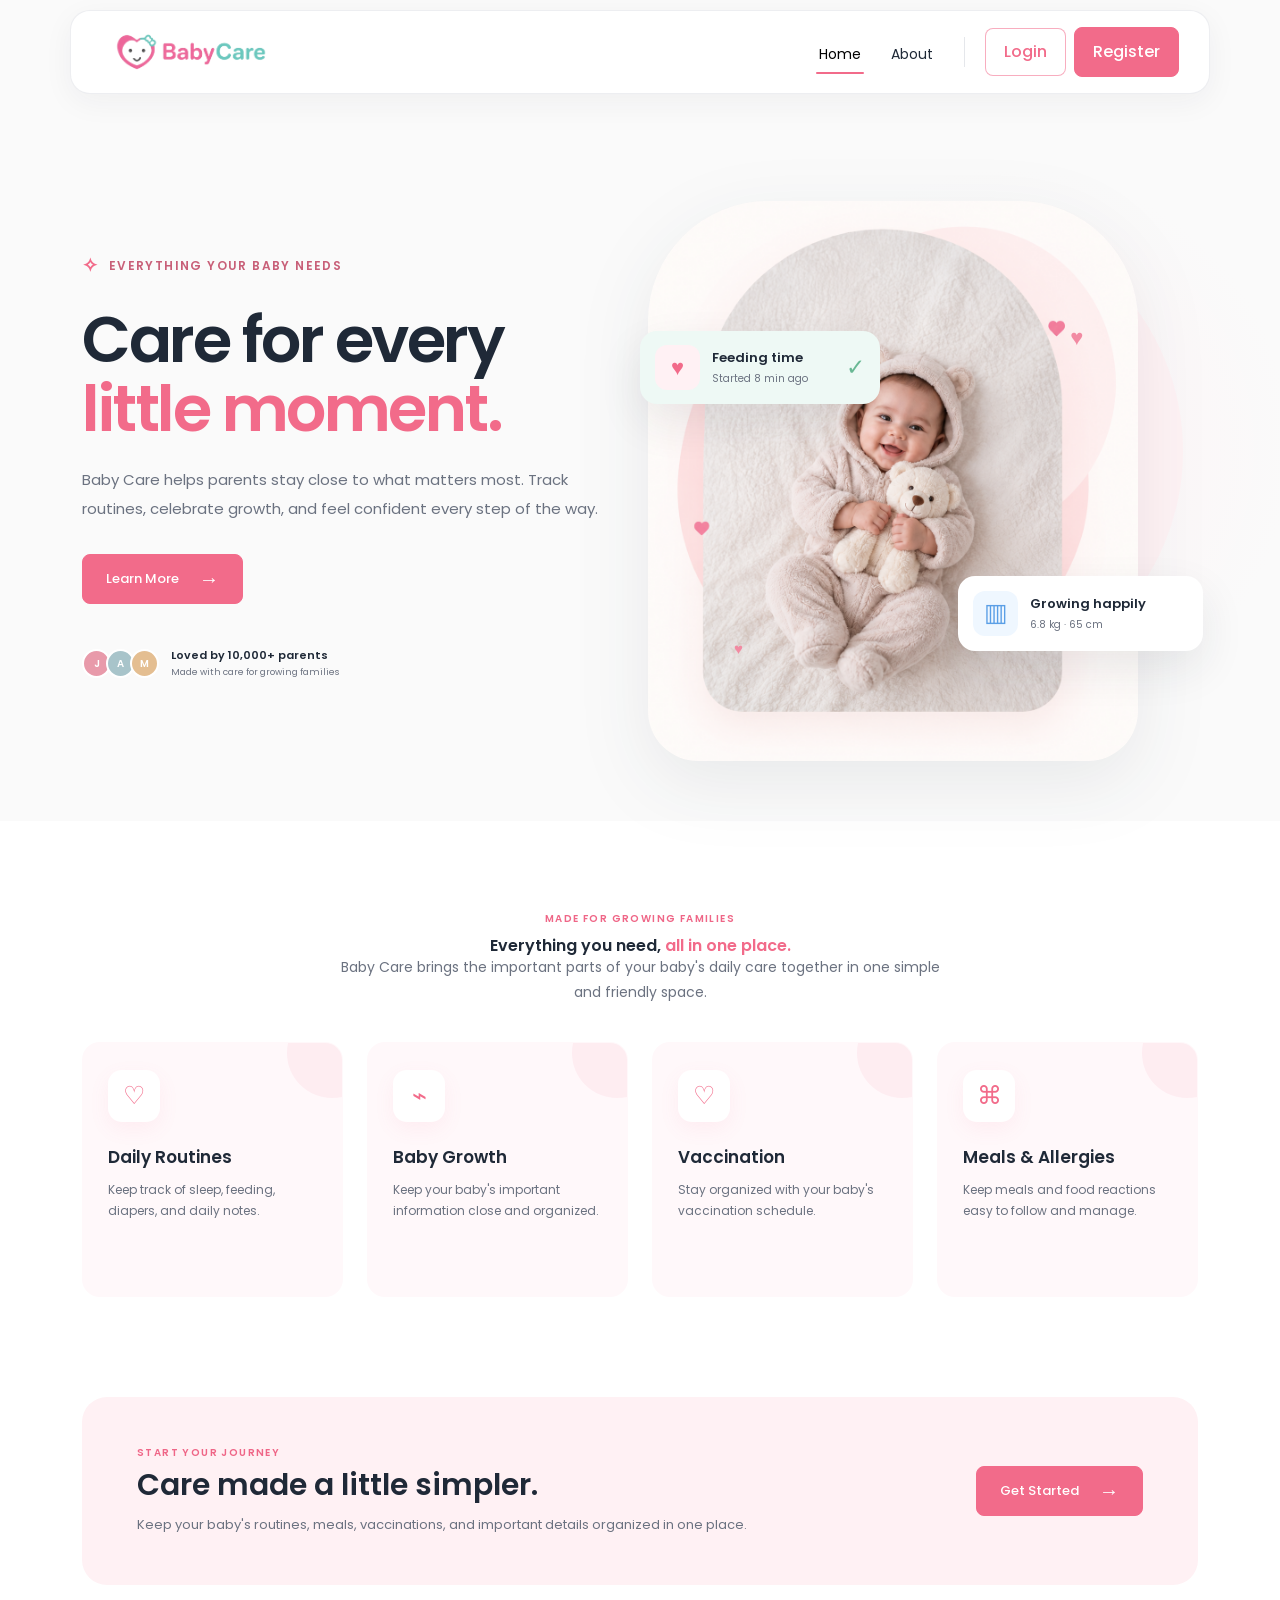
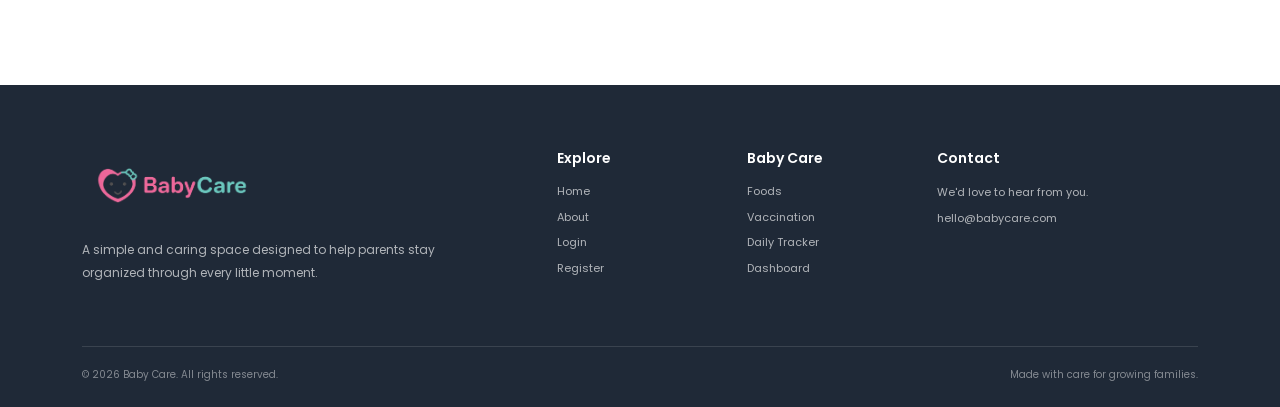
<file: Baby care/html/index.html>
<!DOCTYPE html>
<html lang="en">
<head>
  <meta charset="UTF-8">
  <meta name="viewport" content="width=device-width, initial-scale=1.0">
  <title>Baby Care | Care. Track. Grow.</title>
  <link rel="preconnect" href="https://fonts.googleapis.com">
  <link rel="preconnect" href="https://fonts.gstatic.com" crossorigin>
  <link href="https://fonts.googleapis.com/css2?family=Poppins:wght@400;500;600;700&display=swap" rel="stylesheet">
  <link href="https://cdn.jsdelivr.net/npm/bootstrap@5.3.3/dist/css/bootstrap.min.css" rel="stylesheet">
  <link rel="stylesheet" href="../css/style.css">
</head>
<body>

<header class="site-header">
  <nav class="navbar navbar-expand-lg">
    <div class="container navbar-container">
      <a class="navbar-brand" href="index.html">
        <img src="../assets/icons/logo.png" alt="Baby Care Logo" class="logo">
      </a>

      <button class="navbar-toggler" type="button" data-bs-toggle="collapse" data-bs-target="#mainNavbar" aria-controls="mainNavbar" aria-expanded="false" aria-label="Toggle navigation">
        <span class="navbar-toggler-icon"></span>
      </button>

      <div class="collapse navbar-collapse" id="mainNavbar">
        <ul class="navbar-nav ms-auto align-items-lg-center gap-lg-2">
          <li class="nav-item"><a class="nav-link active" href="index.html">Home</a></li>
          <li class="nav-item"><a class="nav-link" href="about.html">About</a></li>
          <li class="nav-item nav-divider d-none d-lg-block"></li>
          <li class="nav-item"><a class="btn btn-login" href="login.html">Login</a></li>
          <li class="nav-item"><a class="btn btn-register" href="../html/register.php">Register</a></li>
        </ul>
      </div>
    </div>
  </nav>
</header>

<main>
  <section class="hero-section">
    <div class="container">
      <div class="row align-items-center hero-row">
        <div class="col-lg-6 hero-content">
          <p class="hero-eyebrow"><span class="sparkle">✧</span> EVERYTHING YOUR BABY NEEDS</p>
          <h1 class="hero-title">Care for every <span>little moment.</span></h1>
          <p class="hero-description">Baby Care helps parents stay close to what matters most. Track routines, celebrate growth, and feel confident every step of the way.</p>
          <a href="#about-section" class="btn btn-primary-custom">Learn More <span class="btn-arrow">→</span></a>

          <div class="parents-note">
            <div class="parent-avatars">
              <span class="avatar avatar-one">J</span>
              <span class="avatar avatar-two">A</span>
              <span class="avatar avatar-three">M</span>
            </div>
            <div>
              <strong>Loved by 10,000+ parents</strong>
              <small>Made with care for growing families</small>
            </div>
          </div>
        </div>

        <div class="col-lg-6 hero-visual">
          <div class="hero-image-wrapper">
            <div class="soft-circle"></div>
            <img src="../assets/images/baby1.png" alt="Happy baby" class="hero-image">

            <div class="floating-card feeding-card">
              <div class="floating-icon pink-icon">♥</div>
              <div class="floating-text"><strong>Feeding time</strong><span>Started 8 min ago</span></div>
              <span class="check-icon">✓</span>
            </div>

            <div class="floating-card growth-card">
              <div class="floating-icon blue-icon">▥</div>
              <div class="floating-text"><strong>Growing happily</strong><span>6.8 kg · 65 cm</span></div>
            </div>

            <span class="heart heart-one">♥</span>
            <span class="heart heart-two">♥</span>
          </div>
        </div>
      </div>
    </div>
  </section>

  <section class="intro-section" id="about-section">
    <div class="container">
      <div class="section-heading">
        <p class="section-label">MADE FOR GROWING FAMILIES</p>
        <h2>Everything you need, <span>all in one place.</span></h2>
        <p>Baby Care brings the important parts of your baby's daily care together in one simple and friendly space.</p>
      </div>

      <div class="row g-4 cards-row">
        <div class="col-md-6 col-xl-3">
          <a href="daily-tracker.php" class="care-card">
            <div class="care-card-icon">♡</div>
            <h3>Daily Routines</h3>
            <p>Keep track of sleep, feeding, diapers, and daily notes.</p>
            <span class="card-arrow">→</span>
          </a>
        </div>

        <div class="col-md-6 col-xl-3">
          <a href="dashboard.php" class="care-card">
            <div class="care-card-icon">⌁</div>
            <h3>Baby Growth</h3>
            <p>Keep your baby's important information close and organized.</p>
            <span class="card-arrow">→</span>
          </a>
        </div>

        <div class="col-md-6 col-xl-3">
          <a href="vaccination.php" class="care-card">
            <div class="care-card-icon">♡</div>
            <h3>Vaccination</h3>
            <p>Stay organized with your baby's vaccination schedule.</p>
            <span class="card-arrow">→</span>
          </a>
        </div>

        <div class="col-md-6 col-xl-3">
          <a href="foods.php" class="care-card">
            <div class="care-card-icon">⌘</div>
            <h3>Meals &amp; Allergies</h3>
            <p>Keep meals and food reactions easy to follow and manage.</p>
            <span class="card-arrow">→</span>
          </a>
        </div>
      </div>
    </div>
  </section>

  <section class="cta-section">
    <div class="container">
      <div class="cta-box">
        <div>
          <p class="section-label">START YOUR JOURNEY</p>
          <h2>Care made a little simpler.</h2>
          <p>Keep your baby's routines, meals, vaccinations, and important details organized in one place.</p>
        </div>
        <a href="login.html" class="btn btn-primary-custom">Get Started <span class="btn-arrow">→</span></a>
      </div>
    </div>
  </section>
</main>

<footer class="site-footer">
  <div class="container">
    <div class="row gy-4">
      <div class="col-lg-5">
        <img src="../assets/icons/logo.png" alt="Baby Care Logo" class="footer-logo">
        <p class="footer-text">A simple and caring space designed to help parents stay organized through every little moment.</p>
      </div>

      <div class="col-6 col-lg-2">
        <h4>Explore</h4>
        <a href="index.html">Home</a>
        <a href="about.html">About</a>
        <a href="login.html">Login</a>
        <a href="register.php">Register</a>
      </div>

      <div class="col-6 col-lg-2">
        <h4>Baby Care</h4>
        <a href="foods.php">Foods</a>
        <a href="vaccination.php">Vaccination</a>
        <a href="daily-tracker.php">Daily Tracker</a>
        <a href="dashboard.php">Dashboard</a>
      </div>

      <div class="col-lg-3">
        <h4>Contact</h4>
        <p class="footer-contact">We'd love to hear from you.</p>
        <a href="mailto:hello@babycare.com">hello@babycare.com</a>
      </div>
    </div>

    <div class="footer-bottom">
      <span>© 2026 Baby Care. All rights reserved.</span>
      <span>Made with care for growing families.</span>
    </div>
  </div>
</footer>

<script src="https://cdn.jsdelivr.net/npm/bootstrap@5.3.3/dist/js/bootstrap.bundle.min.js"></script>
<script src="../js/script.js"></script>
</body>
</html>
</file>
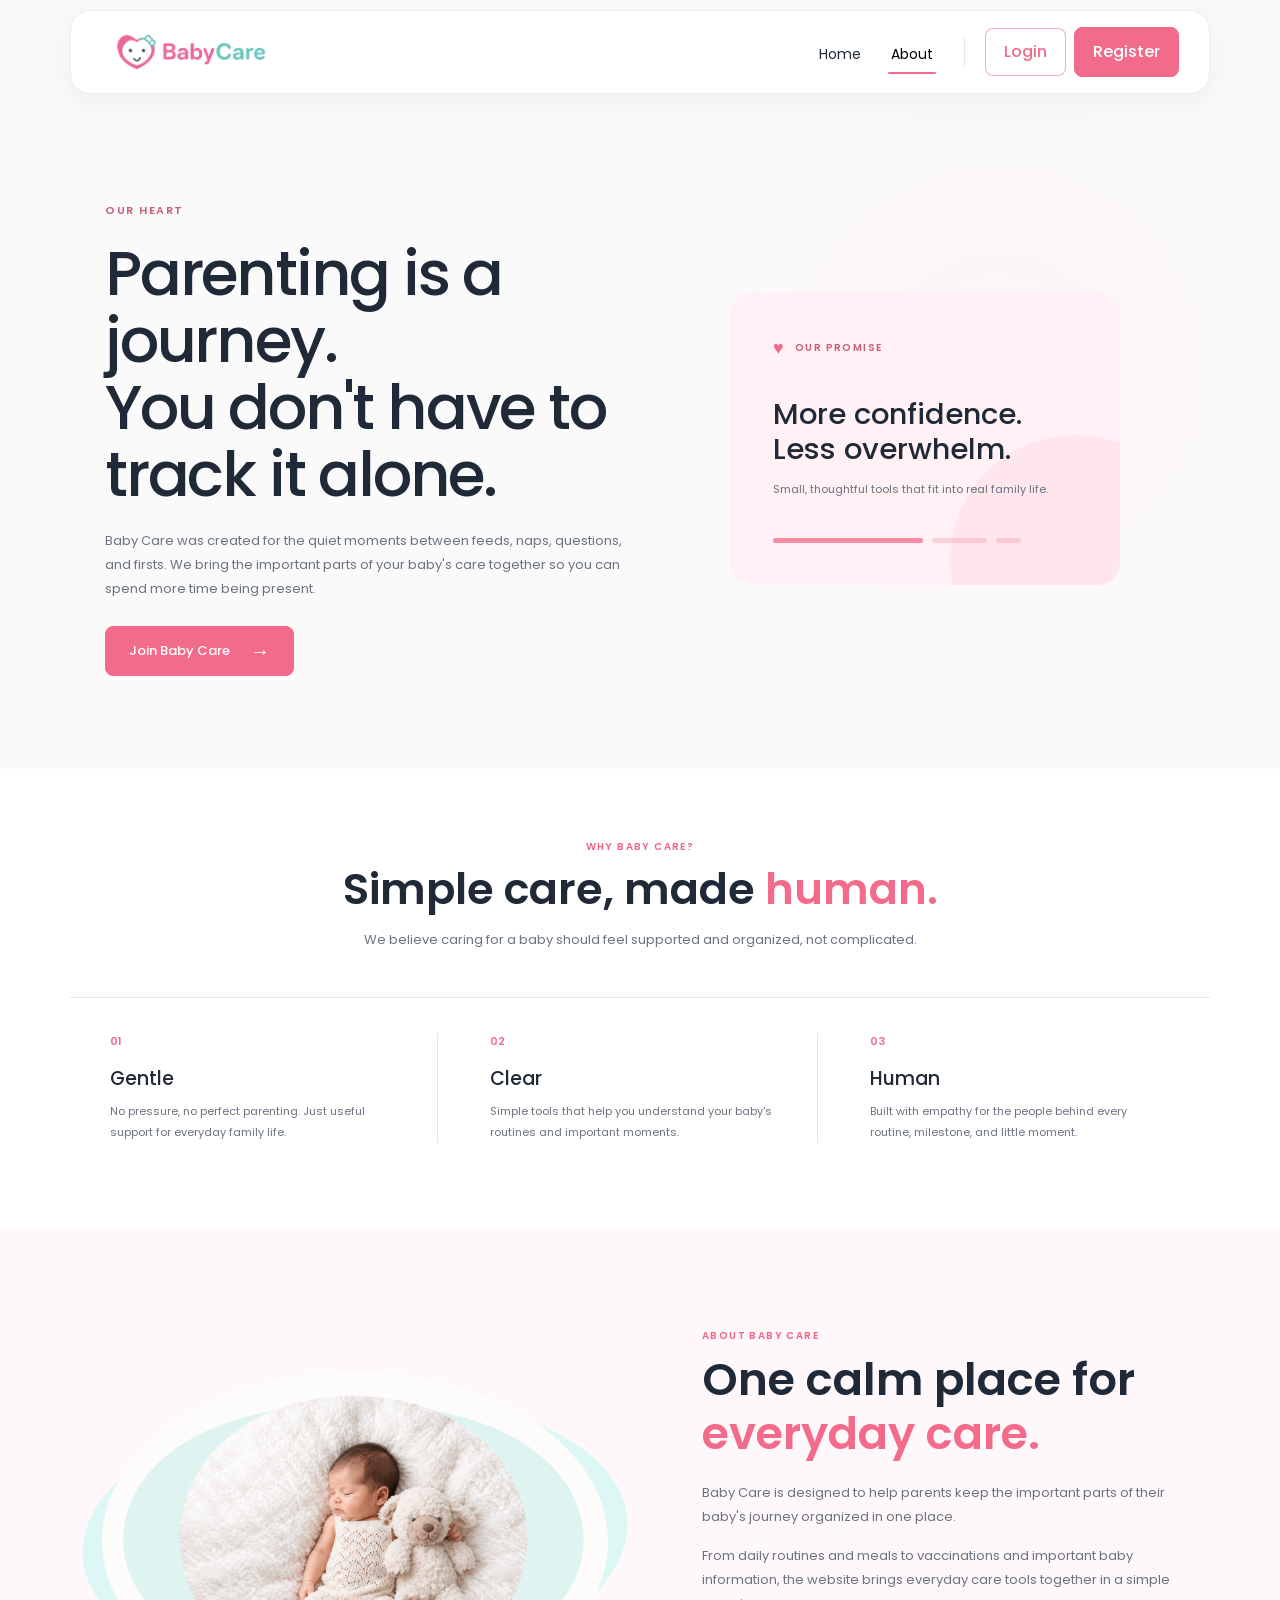
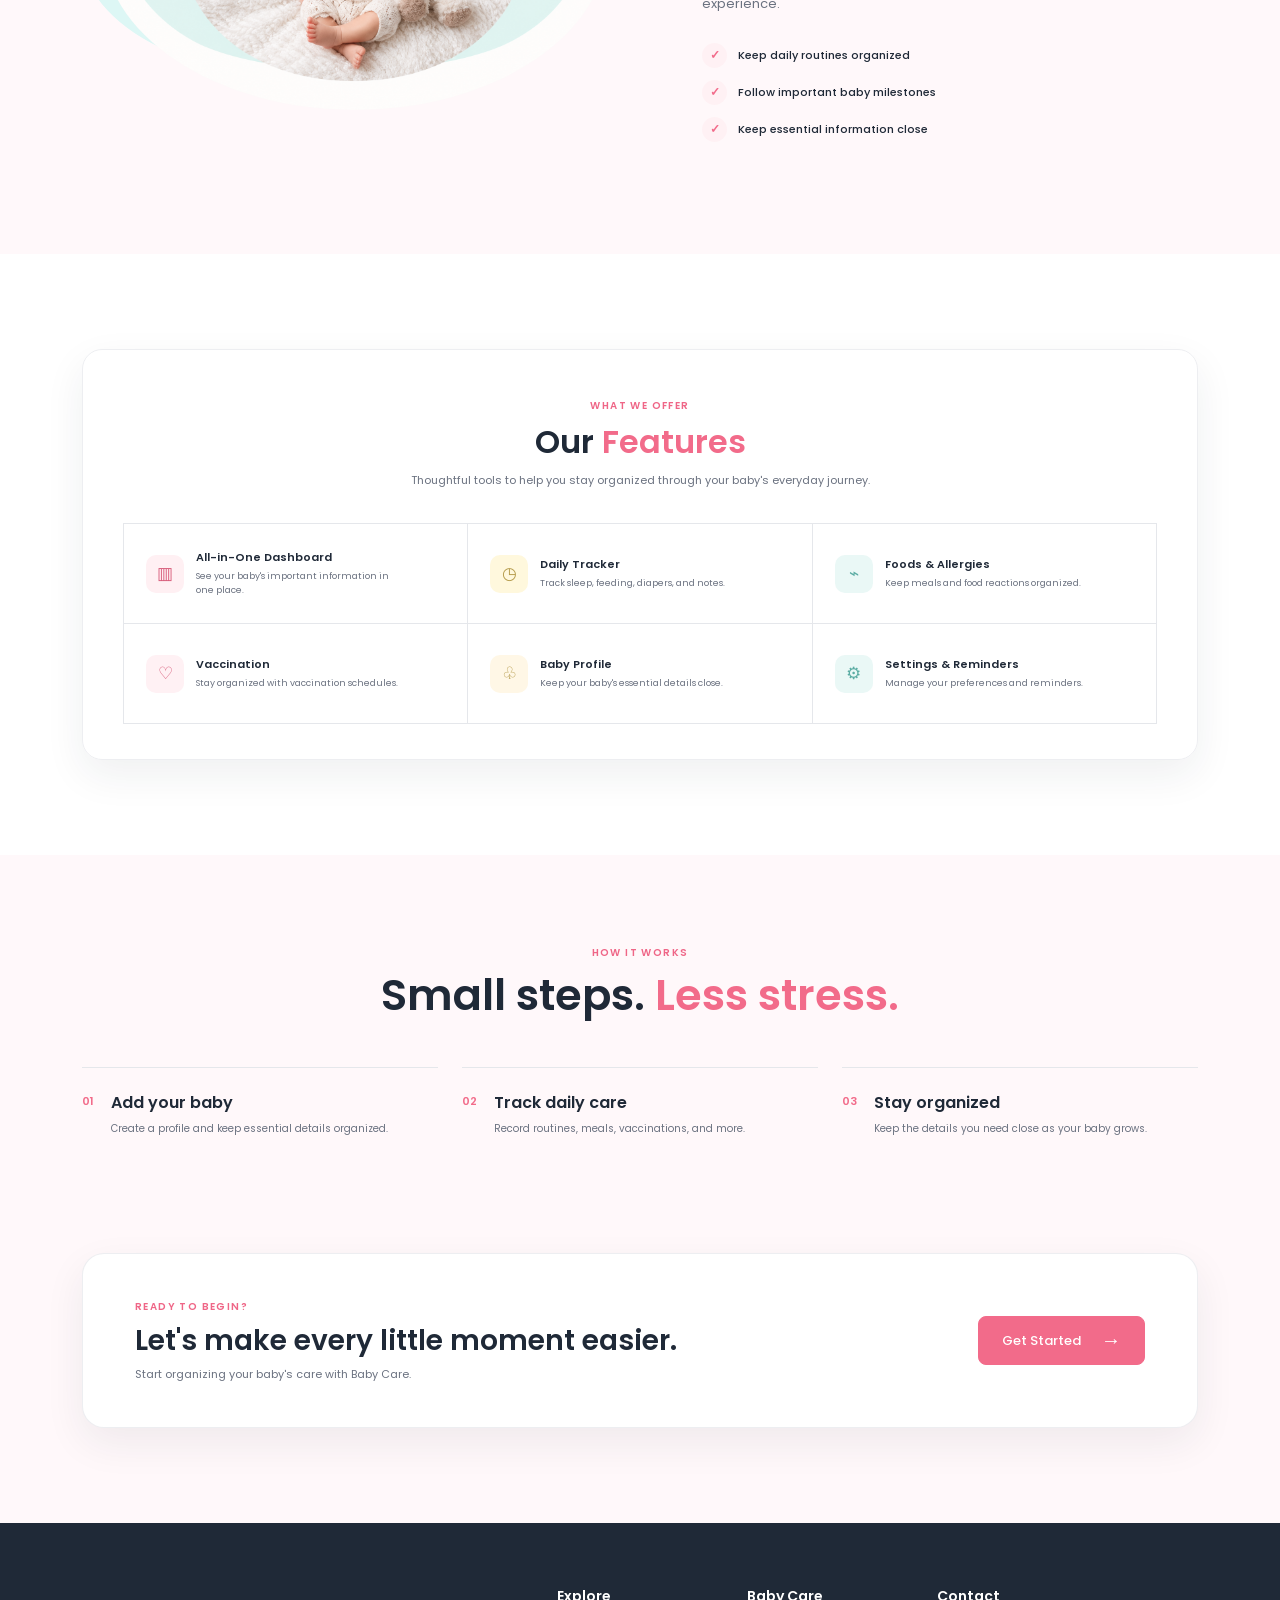
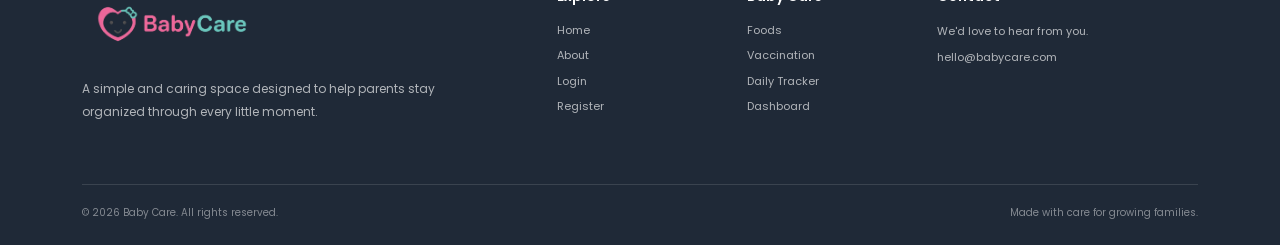
<file: Baby care/html/about.html>
<!DOCTYPE html>
<html lang="en">
<head>
<meta charset="UTF-8">
<meta name="viewport" content="width=device-width, initial-scale=1.0">
<title>About | Baby Care</title>
<link rel="preconnect" href="https://fonts.googleapis.com">
<link rel="preconnect" href="https://fonts.gstatic.com" crossorigin>
<link href="https://fonts.googleapis.com/css2?family=Poppins:wght@400;500;600;700&display=swap" rel="stylesheet">
<link href="https://cdn.jsdelivr.net/npm/bootstrap@5.3.3/dist/css/bootstrap.min.css" rel="stylesheet">
<link rel="stylesheet" href="../css/style.css">
</head>
<body>

<header class="site-header">
<nav class="navbar navbar-expand-lg">
<div class="container navbar-container">
<a class="navbar-brand" href="index.html"><img src="../assets/icons/logo.png" alt="Baby Care Logo" class="logo"></a>
<button class="navbar-toggler" type="button" data-bs-toggle="collapse" data-bs-target="#mainNavbar" aria-label="Toggle navigation">
<span class="navbar-toggler-icon"></span>
</button>
<div class="collapse navbar-collapse" id="mainNavbar">
<ul class="navbar-nav ms-auto align-items-lg-center gap-lg-2">
<li class="nav-item"><a class="nav-link" href="index.html">Home</a></li>
<li class="nav-item"><a class="nav-link active" href="about.html">About</a></li>
<li class="nav-item nav-divider d-none d-lg-block"></li>
<li class="nav-item"><a class="btn btn-login" href="login.html">Login</a></li>
<li class="nav-item"><a class="btn btn-register" href="register.php">Register</a></li>
</ul>
</div>
</div>
</nav>
</header>

<main>

<section class="about-hero-section">
<div class="container">
<div class="row align-items-center about-hero-row">
<div class="col-lg-6 about-hero-content">
<p class="about-eyebrow">OUR HEART</p>
<h1 class="about-hero-title">Parenting is a journey. <span>You don't have to track it alone.</span></h1>
<p class="about-hero-description">Baby Care was created for the quiet moments between feeds, naps, questions, and firsts. We bring the important parts of your baby's care together so you can spend more time being present.</p>
<a href="register.html" class="btn btn-primary-custom">Join Baby Care <span class="btn-arrow">→</span></a>
</div>
<div class="col-lg-6">
<div class="promise-card">
<div class="promise-top"><span class="promise-heart">♥</span><span>OUR PROMISE</span></div>
<h2>More confidence.<br>Less overwhelm.</h2>
<p>Small, thoughtful tools that fit into real family life.</p>
<div class="promise-lines"><span class="line-long"></span><span></span><span></span></div>
</div>
</div>
</div>
</div>
</section>

<section class="why-section">
<div class="container">
<div class="why-heading">
<p class="section-label">WHY BABY CARE?</p>
<h2>Simple care, made <span>human.</span></h2>
<p>We believe caring for a baby should feel supported and organized, not complicated.</p>
</div>
<div class="row why-row">
<div class="col-md-4"><div class="why-item"><span class="why-number">01</span><h3>Gentle</h3><p>No pressure, no perfect parenting. Just useful support for everyday family life.</p></div></div>
<div class="col-md-4"><div class="why-item"><span class="why-number">02</span><h3>Clear</h3><p>Simple tools that help you understand your baby's routines and important moments.</p></div></div>
<div class="col-md-4"><div class="why-item"><span class="why-number">03</span><h3>Human</h3><p>Built with empathy for the people behind every routine, milestone, and little moment.</p></div></div>
</div>
</div>
</section>

<section class="about-details-section">
<div class="container">
<div class="row align-items-center">
<div class="col-lg-6 order-2 order-lg-1">
<div class="about-image-wrapper">
<div class="about-image-shape"></div>
<img src="../assets/images/about_baby.png" alt="Sleeping baby with a teddy bear" class="about-baby-image">
</div>
</div>
<div class="col-lg-6 order-1 order-lg-2">
<div class="about-details-content">
<p class="section-label">ABOUT BABY CARE</p>
<h2>One calm place for <span>everyday care.</span></h2>
<p>Baby Care is designed to help parents keep the important parts of their baby's journey organized in one place.</p>
<p>From daily routines and meals to vaccinations and important baby information, the website brings everyday care tools together in a simple experience.</p>
<div class="about-check-list">
<div><span>✓</span><p>Keep daily routines organized</p></div>
<div><span>✓</span><p>Follow important baby milestones</p></div>
<div><span>✓</span><p>Keep essential information close</p></div>
</div>
</div>
</div>
</div>
</div>
</section>

<section class="features-section">
<div class="container">
<div class="features-box">
<div class="features-heading">
<p class="section-label">WHAT WE OFFER</p>
<h2>Our <span>Features</span></h2>
<p>Thoughtful tools to help you stay organized through your baby's everyday journey.</p>
</div>
<div class="row g-0 feature-grid">

<a href="dashboard.php" class="col-md-6 col-lg-4 feature-item"><span class="feature-icon pink-bg">▥</span><span><strong>All-in-One Dashboard</strong><small>See your baby's important information in one place.</small></span><b>→</b></a>
<a href="daily-tracker.php" class="col-md-6 col-lg-4 feature-item"><span class="feature-icon yellow-bg">◷</span><span><strong>Daily Tracker</strong><small>Track sleep, feeding, diapers, and notes.</small></span><b>→</b></a>
<a href="foods.php" class="col-md-6 col-lg-4 feature-item"><span class="feature-icon green-bg">⌁</span><span><strong>Foods & Allergies</strong><small>Keep meals and food reactions organized.</small></span><b>→</b></a>
<a href="vaccination.php" class="col-md-6 col-lg-4 feature-item"><span class="feature-icon soft-pink-bg">♡</span><span><strong>Vaccination</strong><small>Stay organized with vaccination schedules.</small></span><b>→</b></a>
<a href="baby_profile.php" class="col-md-6 col-lg-4 feature-item"><span class="feature-icon soft-yellow-bg">♧</span><span><strong>Baby Profile</strong><small>Keep your baby's essential details close.</small></span><b>→</b></a>
<a href="settings.php" class="col-md-6 col-lg-4 feature-item"><span class="feature-icon soft-green-bg">⚙</span><span><strong>Settings & Reminders</strong><small>Manage your preferences and reminders.</small></span><b>→</b></a>

</div>
</div>
</div>
</section>

<section class="how-section">
<div class="container">
<div class="why-heading">
<p class="section-label">HOW IT WORKS</p>
<h2>Small steps. <span>Less stress.</span></h2>
</div>
<div class="row how-row">
<div class="col-md-4"><div class="how-step"><span>01</span><div><h3>Add your baby</h3><p>Create a profile and keep essential details organized.</p></div></div></div>
<div class="col-md-4"><div class="how-step"><span>02</span><div><h3>Track daily care</h3><p>Record routines, meals, vaccinations, and more.</p></div></div></div>
<div class="col-md-4"><div class="how-step"><span>03</span><div><h3>Stay organized</h3><p>Keep the details you need close as your baby grows.</p></div></div></div>
</div>
</div>
</section>

<section class="about-cta-section">
<div class="container">
<div class="about-cta-box">
<div><p class="section-label">READY TO BEGIN?</p><h2>Let's make every little moment easier.</h2><p>Start organizing your baby's care with Baby Care.</p></div>
<a href="register.php" class="btn btn-primary-custom">Get Started <span class="btn-arrow">→</span></a>
</div>
</div>
</section>

</main>

<footer class="site-footer">
<div class="container">
<div class="row gy-4">
<div class="col-lg-5"><img src="../assets/icons/logo.png" alt="Baby Care Logo" class="footer-logo"><p class="footer-text">A simple and caring space designed to help parents stay organized through every little moment.</p></div>
<div class="col-6 col-lg-2"><h4>Explore</h4><a href="index.php">Home</a><a href="about.html">About</a><a href="login.html">Login</a><a href="register.php">Register</a></div>
<div class="col-6 col-lg-2"><h4>Baby Care</h4><a href="foods.php">Foods</a><a href="vaccination.php">Vaccination</a><a href="daily-tracker.php">Daily Tracker</a><a href="dashboard.php">Dashboard</a></div>
<div class="col-lg-3"><h4>Contact</h4><p class="footer-contact">We'd love to hear from you.</p><a href="mailto:hello@babycare.com">hello@babycare.com</a></div>
</div>
<div class="footer-bottom"><span>© 2026 Baby Care. All rights reserved.</span><span>Made with care for growing families.</span></div>
</div>
</footer>

<script src="https://cdn.jsdelivr.net/npm/bootstrap@5.3.3/dist/js/bootstrap.bundle.min.js"></script>
<script src="../js/script.js"></script>
</body>
</html>
</file>
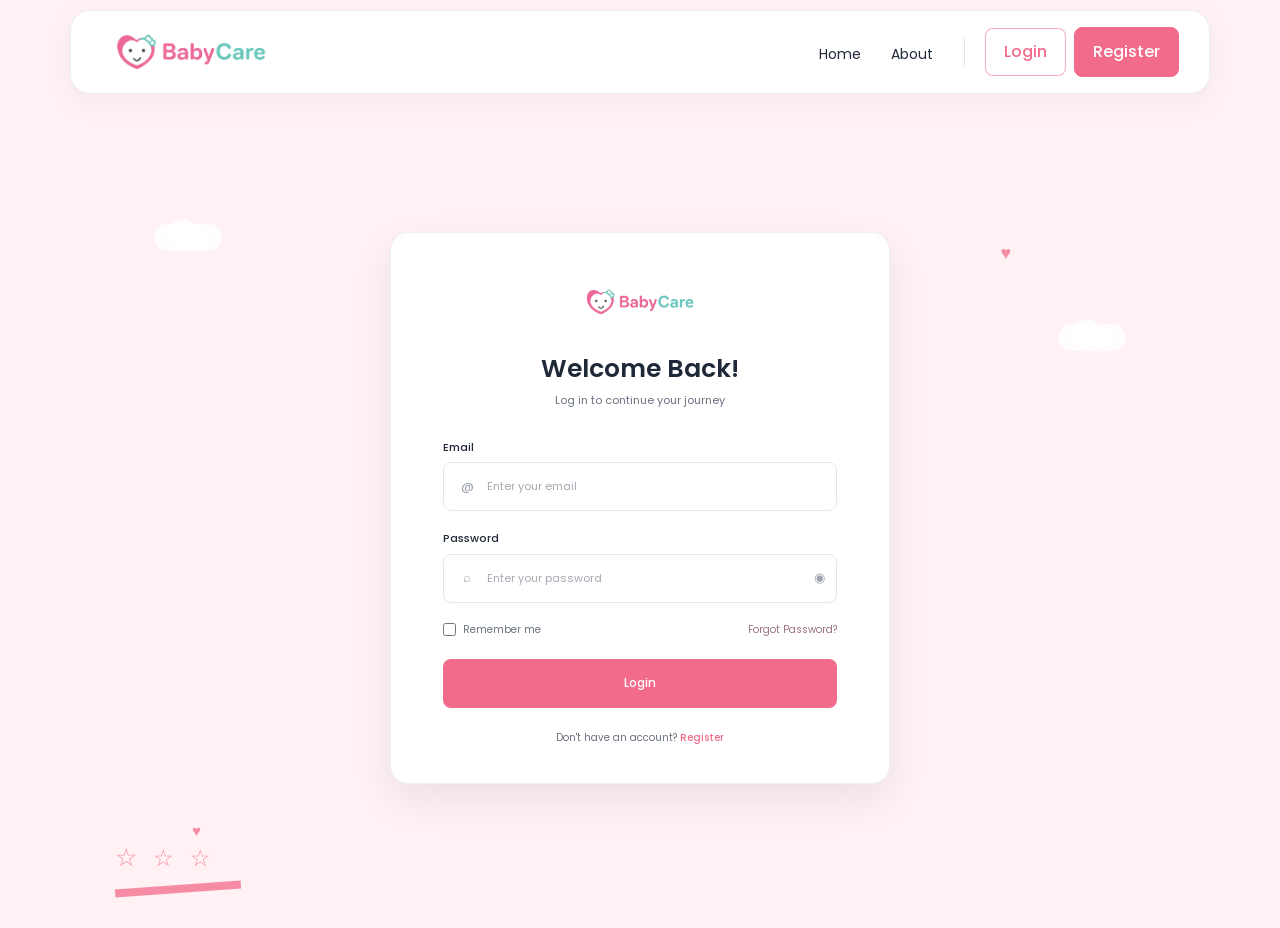
<file: Baby care/html/login.html>
<!DOCTYPE html>
<html lang="en">
<head>
    <meta charset="UTF-8">
    <meta name="viewport" content="width=device-width, initial-scale=1.0">

    <title>Login | Baby Care</title>

    <!-- Poppins -->
    <link rel="preconnect" href="https://fonts.googleapis.com">
    <link rel="preconnect" href="https://fonts.gstatic.com" crossorigin>
    <link href="https://fonts.googleapis.com/css2?family=Poppins:wght@400;500;600;700&display=swap" rel="stylesheet">

    <!-- Bootstrap -->
    <link href="https://cdn.jsdelivr.net/npm/bootstrap@5.3.3/dist/css/bootstrap.min.css" rel="stylesheet">

    <!-- Main CSS -->
    <link rel="stylesheet" href="../css/style.css">
</head>

<body class="login-page">

    <!-- ==================== NAVBAR ==================== -->
    <header class="site-header login-header">
        <nav class="navbar navbar-expand-lg">
            <div class="container navbar-container">

                <a class="navbar-brand" href="index.html">
                    <img src="../assets/icons/logo.png"
                         alt="Baby Care Logo"
                         class="logo">
                </a>

                <button class="navbar-toggler"
                        type="button"
                        data-bs-toggle="collapse"
                        data-bs-target="#mainNavbar"
                        aria-controls="mainNavbar"
                        aria-expanded="false"
                        aria-label="Toggle navigation">
                    <span class="navbar-toggler-icon"></span>
                </button>

                <div class="collapse navbar-collapse" id="mainNavbar">
                    <ul class="navbar-nav ms-auto align-items-lg-center gap-lg-2">

                        <li class="nav-item">
                            <a class="nav-link" href="index.html">Home</a>
                        </li>

                        <li class="nav-item">
                            <a class="nav-link" href="about.html">About</a>
                        </li>

                        <li class="nav-item nav-divider d-none d-lg-block"></li>

                        <li class="nav-item">
                            <a class="btn btn-login active-login" href="login.html">
                                Login
                            </a>
                        </li>

                        <li class="nav-item">
                            <a class="btn btn-register" href="register.php">
                                Register
                            </a>
                        </li>

                    </ul>
                </div>

            </div>
        </nav>
    </header>


    <!-- ==================== LOGIN AREA ==================== -->
    <main class="login-main">

        <!-- Decorative elements -->
        <span class="login-cloud cloud-one"></span>
        <span class="login-cloud cloud-two"></span>
        <span class="login-heart heart-one">♥</span>
        <span class="login-heart heart-two">♥</span>

        <div class="login-decoration decoration-one">
            <span>☆</span>
            <span>☆</span>
            <span>☆</span>
            <div></div>
        </div>

        <div class="container login-container">

            <div class="login-card">

                <!-- Logo -->
                <div class="login-card-logo">
                    <img src="../assets/icons/logo.png"
                         alt="Baby Care Logo">
                </div>

                <!-- Heading -->
                <div class="login-heading">
                    <h1>Welcome Back!</h1>
                    <p>Log in to continue your journey</p>
                </div>

                <!-- Form -->
                <form action="../php/auth/login.php" method="post">

                    <div class="login-field">
                        <label for="email">Email</label>

                        <div class="input-wrapper">
                            <span class="input-icon">@</span>

                            <input type="email"
                                   id="email"
                                   name="email"
                                   placeholder="Enter your email"
                                   autocomplete="email"
                                   required>
                        </div>
                    </div>


                    <div class="login-field">
                        <label for="password">Password</label>

                        <div class="input-wrapper">
                            <span class="input-icon">⌕</span>

                            <input type="password"
                                   id="password"
                                   name="password"
                                   placeholder="Enter your password"
                                   autocomplete="current-password"
                                   required>

                            <button type="button"
                                    class="password-toggle"
                                    id="passwordToggle"
                                    aria-label="Show password">
                                ◉
                            </button>
                        </div>
                    </div>


                    <div class="login-options">
                        <label class="remember-me">
                            <input type="checkbox" name="remember">
                            <span>Remember me</span>
                        </label>

                        <a href="#" class="forgot-password">
                            Forgot Password?
                        </a>
                    </div>


                    <button type="submit" class="login-submit">
                        Login
                    </button>

                </form>


                <p class="register-prompt">
                    Don't have an account?
                    <a href="register.html">Register</a>
                </p>

            </div>

        </div>
    </main>


    <script>
        const passwordInput = document.getElementById("password");
        const passwordToggle = document.getElementById("passwordToggle");

        passwordToggle.addEventListener("click", function () {
            const isPassword = passwordInput.type === "password";

            passwordInput.type = isPassword ? "text" : "password";
            passwordToggle.textContent = isPassword ? "◉" : "◉";
            passwordToggle.setAttribute(
                "aria-label",
                isPassword ? "Hide password" : "Show password"
            );
        });
    </script>

    <script src="https://cdn.jsdelivr.net/npm/bootstrap@5.3.3/dist/js/bootstrap.bundle.min.js"></script>
    <script src="../js/script.js"></script>

</body>
</html>
</file>
<file: Baby care/css/style.css>
/* ===============================================HOME PAGE , INDEX ==================================== */

:root {
  --primary-pink: #F26B8A;
  --hover-pink: #E85D7C;
  --light-pink: #FFF1F4;
  --very-light-pink: #FFF8FA;
  --dark-text: #1F2937;
  --normal-text: #6B7280;
  --border: #E5E7EB;
  --background: #FAFAFA;
  --white: #FFFFFF;
  --shadow-soft: 0 15px 40px rgba(31,41,55,.07);
  --shadow-card: 0 18px 45px rgba(31,41,55,.09);
}

* { box-sizing: border-box; margin: 0; padding: 0; }
html { scroll-behavior: smooth; }
body { font-family: "Poppins", sans-serif; background: var(--background); color: var(--dark-text); overflow-x: hidden; }
a { text-decoration: none; }
img { max-width: 100%; display: block; }

.site-header { padding: 2px 0; background: var(--background); }
.navbar-container {
  min-height: 76px; padding: 0 30px; background: var(--white);
  border: 1px solid rgba(229,231,235,.7); border-radius: 20px;
  box-shadow: 0 8px 30px rgba(31,41,55,.05);
}
.logo { width: 180px; height: auto; object-fit: contain; }
.nav-link { position: relative; margin: 0 8px; padding: 27px 3px 22px !important; color: var(--dark-text); font-size: 14px; font-weight: 400; transition: color .25s ease; }
.nav-link:hover, .nav-link.active { color: var(--primary-pink); }
.nav-link.active::after { content: ""; position: absolute; left: 0; right: 0; bottom: 13px; height: 2px; border-radius: 5px; background: var(--primary-pink); }
.nav-divider { width: 1px; height: 30px; margin: 0 12px; background: var(--border); }
.btn { font-family: "Poppins", sans-serif; font-weight: 500; border-radius: 8px; transition: all .25s ease; }
.btn-login { min-width: 80px; padding: 11px 18px; color: var(--primary-pink); background: var(--white); border: 1px solid rgba(242,107,138,.55); }
.btn-login:hover { color: var(--white); background: var(--primary-pink); border-color: var(--primary-pink); }
.btn-register { min-width: 94px; padding: 12px 18px; color: var(--white); background: var(--primary-pink); border: 1px solid var(--primary-pink); }
.btn-register:hover { color: var(--white); background: var(--hover-pink); border-color: var(--hover-pink); }
.navbar-toggler { border-color: var(--border); }
.navbar-toggler:focus { box-shadow: 0 0 0 .15rem rgba(242,107,138,.15); }

.hero-section {
  padding: 82px 0 75px;
  background: radial-gradient(circle at 79% 48%, rgba(255,241,244,.75), transparent 26%), var(--background);
}
.hero-row { min-height: 555px; }
.hero-content { position: relative; z-index: 2; }
.hero-eyebrow { margin-bottom: 25px; color: #C85F78; font-size: 12px; font-weight: 600; letter-spacing: 1.4px; }
.sparkle { margin-right: 5px; color: var(--primary-pink); font-size: 19px; vertical-align: -2px; }
.hero-title { max-width: 590px; margin-bottom: 23px; color: var(--dark-text); font-size: clamp(48px,5vw,68px); font-weight: 600; line-height: 1.08; letter-spacing: -2.5px; }
.hero-title span { color: var(--primary-pink); }
.hero-description { max-width: 565px; margin-bottom: 31px; color: var(--normal-text); font-size: 15px; font-weight: 400; line-height: 1.9; }
.btn-primary-custom { display: inline-flex; align-items: center; gap: 20px; padding: 14px 23px; color: var(--white); background: var(--primary-pink); border: 1px solid var(--primary-pink); font-size: 13px; font-weight: 500; }
.btn-primary-custom:hover { color: var(--white); background: var(--hover-pink); border-color: var(--hover-pink); transform: translateY(-2px); }
.btn-arrow { font-size: 20px; line-height: 0; }
.parents-note { display: flex; align-items: center; gap: 12px; margin-top: 43px; }
.parent-avatars { display: flex; padding-left: 5px; }
.avatar { display: flex; align-items: center; justify-content: center; width: 29px; height: 29px; margin-left: -5px; border: 2px solid var(--white); border-radius: 50%; color: var(--white); font-size: 10px; font-weight: 600; }
.avatar-one { background: #E89AAA; } .avatar-two { background: #A8C4CA; } .avatar-three { background: #E4BE91; }
.parents-note strong, .parents-note small { display: block; }
.parents-note strong { color: var(--dark-text); font-size: 11px; font-weight: 600; }
.parents-note small { margin-top: 3px; color: var(--normal-text); font-size: 9px; }

.hero-visual { display: flex; align-items: center; justify-content: center; }
.hero-image-wrapper { position: relative; width: min(100%,590px); min-height: 560px; }
.soft-circle { position: absolute; z-index: 0; top: 25px; right: 15px; width: 480px; height: 480px; border-radius: 50%; background: rgba(255,241,244,.85); }
.hero-image { position: absolute; z-index: 1; top: 15px; right: 60px; width: 490px; height: 560px; object-fit: cover; border-radius: 120px 120px 50px 50px; filter: drop-shadow(0 22px 35px rgba(31,41,55,.08)); }
.floating-card { position: absolute; z-index: 3; display: flex; align-items: center; background: var(--white); border-radius: 17px; box-shadow: var(--shadow-card); transition: transform .3s ease; }
.floating-card:hover { transform: translateY(-5px); }
.feeding-card { top: 145px; left: -12px; width: 240px; padding: 14px 15px; }
.growth-card { right: -5px; bottom: 95px; width: 245px; padding: 15px; }
.floating-icon { display: flex; align-items: center; justify-content: center; flex: 0 0 auto; width: 45px; height: 45px; margin-right: 12px; border-radius: 12px; font-size: 22px; }
.pink-icon { color: var(--primary-pink); background: var(--light-pink); }
.blue-icon { color: #78A7BD; background: #F0F7FA; font-size: 25px; }
.floating-text strong, .floating-text span { display: block; }
.floating-text strong { color: var(--dark-text); font-size: 13px; font-weight: 600; }
.floating-text span { margin-top: 4px; color: var(--normal-text); font-size: 10px; }
.check-icon { margin-left: auto; color: #69B894; font-size: 23px; }
.heart { position: absolute; z-index: 2; color: #F28AA2; font-size: 22px; }
.heart-one { top: 100px; right: 18px; } .heart-two { left: 75px; bottom: 125px; }

.intro-section { padding: 90px 0 100px; background: var(--white); }
.section-heading { max-width: 680px; margin: 0 auto 50px; text-align: center; }
.section-label { margin-bottom: 10px; color: var(--primary-pink); font-size: 11px; font-weight: 600; letter-spacing: 1.4px; }
.section-heading h2 { margin-bottom: 14px; color: var(--dark-text); font-size: clamp(32px,4vw,43px); font-weight: 600; line-height: 1.2; }
.section-heading h2 span { color: var(--primary-pink); }
.section-heading > p:last-child { max-width: 600px; margin: 0 auto; color: var(--normal-text); font-size: 14px; line-height: 1.8; }
.cards-row { margin-top: 5px; }
.care-card { position: relative; display: block; height: 100%; min-height: 255px; padding: 27px 25px 25px; background: var(--very-light-pink); border: 1px solid transparent; border-radius: 18px; overflow: hidden; transition: transform .3s ease,box-shadow .3s ease,border-color .3s ease,background .3s ease; }
.care-card::after { content: ""; position: absolute; width: 90px; height: 90px; right: -35px; top: -35px; border-radius: 50%; background: rgba(242,107,138,.08); transition: transform .35s ease; }
.care-card:hover { transform: translateY(-8px); background: var(--white); border-color: rgba(242,107,138,.22); box-shadow: var(--shadow-card); }
.care-card:hover::after { transform: scale(1.8); }
.care-card-icon { display: flex; align-items: center; justify-content: center; width: 52px; height: 52px; margin-bottom: 25px; color: var(--primary-pink); background: var(--white); border-radius: 14px; font-size: 25px; box-shadow: 0 7px 20px rgba(242,107,138,.08); transition: all .3s ease; }
.care-card:hover .care-card-icon { color: var(--white); background: var(--primary-pink); transform: scale(1.05); }
.care-card h3 { margin-bottom: 11px; color: var(--dark-text); font-size: 17px; font-weight: 600; }
.care-card p { max-width: 220px; margin-bottom: 0; color: var(--normal-text); font-size: 12px; line-height: 1.8; }
.card-arrow { position: absolute; left: 25px; bottom: 20px; color: var(--primary-pink); font-size: 20px; font-weight: 500; opacity: 0; transform: translateX(-7px); transition: all .3s ease; }
.care-card:hover .card-arrow { opacity: 1; transform: translateX(0); }

.cta-section { padding: 0 0 100px; background: var(--white); }
.cta-box { display: flex; align-items: center; justify-content: space-between; gap: 35px; padding: 48px 55px; background: var(--light-pink); border-radius: 25px; }
.cta-box .section-label { margin-bottom: 7px; }
.cta-box h2 { margin-bottom: 10px; color: var(--dark-text); font-size: 30px; font-weight: 600; }
.cta-box p:not(.section-label) { max-width: 650px; margin-bottom: 0; color: var(--normal-text); font-size: 13px; line-height: 1.8; }

.site-footer { padding: 65px 0 25px; background: var(--dark-text); color: var(--white); }
.footer-logo { width: 180px; height: auto; margin-bottom: 18px; }
.footer-text { max-width: 390px; color: rgba(255,255,255,.65); font-size: 12px; line-height: 1.9; }
.site-footer h4 { margin-bottom: 17px; color: var(--white); font-size: 14px; font-weight: 600; }
.site-footer a { display: block; width: fit-content; margin-bottom: 9px; color: rgba(255,255,255,.65); font-size: 11px; transition: color .2s ease; }
.site-footer a:hover { color: var(--primary-pink); }
.footer-contact { margin-bottom: 7px; color: rgba(255,255,255,.65); font-size: 11px; line-height: 1.8; }
.footer-bottom { display: flex; justify-content: space-between; gap: 20px; margin-top: 45px; padding-top: 20px; border-top: 1px solid rgba(255,255,255,.12); color: rgba(255,255,255,.45); font-size: 10px; }

@media (max-width:1199.98px) { .hero-title { font-size:55px; } .hero-image-wrapper { transform:scale(.9); transform-origin:center; } }
@media (max-width:991.98px) {
  .navbar-container { padding:10px 20px; border-radius:16px; } .logo { width:155px; }
  .nav-link { padding:12px 0 !important; margin:0; } .nav-link.active::after { bottom:5px; right:auto; width:35px; } .nav-divider { display:none !important; }
  .btn-login,.btn-register { display:inline-block; margin-top:7px; margin-bottom:7px; }
  .hero-section { padding:60px 0 70px; } .hero-row { min-height:auto; } .hero-content { text-align:center; }
  .hero-title,.hero-description { margin-left:auto; margin-right:auto; } .parents-note { justify-content:center; }
  .hero-visual { margin-top:55px; } .hero-image-wrapper { transform:none; max-width:590px; margin:0 auto; }
  .soft-circle { right:50%; transform:translateX(50%); } .hero-image { right:50%; transform:translateX(50%); }
  .feeding-card { left:0; } .growth-card { right:0; } .cta-box { align-items:flex-start; flex-direction:column; }
}
@media (max-width:767.98px) {
  .hero-title { font-size:45px; letter-spacing:-1.5px; } .hero-description { font-size:14px; }
  .hero-image-wrapper { min-height:450px; } .hero-image { top:10px; width:390px; height:430px; border-radius:85px 85px 35px 35px; }
  .soft-circle { top:25px; width:360px; height:360px; } .feeding-card { top:105px; left:0; width:205px; padding:11px; } .growth-card { right:0; bottom:55px; width:210px; padding:11px; }
  .floating-icon { width:38px; height:38px; margin-right:8px; font-size:18px; } .floating-text strong { font-size:11px; } .floating-text span { font-size:9px; } .check-icon { font-size:18px; }
  .heart-one { top:65px; right:15px; } .heart-two { left:35px; bottom:70px; } .intro-section { padding:70px 0 80px; }
  .section-heading { margin-bottom:35px; } .care-card { min-height:220px; } .cta-section { padding-bottom:75px; } .cta-box { padding:35px 27px; } .cta-box h2 { font-size:25px; } .footer-bottom { flex-direction:column; gap:8px; }
}
@media (max-width:575.98px) {
  .navbar-container { margin:0 8px; } .hero-section { padding-top:45px; } .hero-title { font-size:38px; } .hero-eyebrow { font-size:10px; }
  .hero-image-wrapper { min-height:365px; } .hero-image { width:300px; height:350px; border-radius:65px 65px 30px 30px; } .soft-circle { top:20px; width:280px; height:280px; }
  .feeding-card { top:80px; left:-2px; width:165px; } .growth-card { right:-2px; bottom:35px; width:170px; }
  .floating-icon { width:31px; height:31px; border-radius:9px; font-size:14px; } .floating-text strong { font-size:9px; } .floating-text span { font-size:7px; } .check-icon { font-size:15px; }
  .heart { font-size:16px; } .parents-note { margin-top:32px; } .intro-section { padding-top:60px; } .section-heading h2 { font-size:31px; } .cta-box { border-radius:18px; }
}



/* ==================================================== about page ================================================================================ */

:root {
  --primary-pink: #F26B8A;
  --hover-pink: #E85D7C;
  --light-pink: #FFF1F4;
  --very-light-pink: #FFF8FA;
  --dark-text: #1F2937;
  --normal-text: #6B7280;
  --border: #E5E7EB;
  --background: #FAFAFA;
  --white: #FFFFFF;
  --shadow-soft: 0 15px 40px rgba(31,41,55,.07);
  --shadow-card: 0 18px 45px rgba(31,41,55,.09);
}

* { box-sizing: border-box; margin: 0; padding: 0; }
html { scroll-behavior: smooth; }
body { font-family: "Poppins", sans-serif; background: var(--background); color: var(--dark-text); overflow-x: hidden; }
a { text-decoration: none; }
img { max-width: 100%; display: block; }

.site-header { padding: 2px 0; background: var(--background); }
.navbar-container {
  min-height: 76px; padding: 0 30px; background: var(--white);
  border: 1px solid rgba(229,231,235,.7); border-radius: 20px;
  box-shadow: 0 8px 30px rgba(31,41,55,.05);
}
.logo { width: 180px; height: auto; object-fit: contain; }
.nav-link { position: relative; margin: 0 8px; padding: 27px 3px 22px !important; color: var(--dark-text); font-size: 14px; font-weight: 400; transition: color .25s ease; }
.nav-link:hover, .nav-link.active { color: var(--primary-pink); }
.nav-link.active::after { content: ""; position: absolute; left: 0; right: 0; bottom: 13px; height: 2px; border-radius: 5px; background: var(--primary-pink); }
.nav-divider { width: 1px; height: 30px; margin: 0 12px; background: var(--border); }
.btn { font-family: "Poppins", sans-serif; font-weight: 500; border-radius: 8px; transition: all .25s ease; }
.btn-login { min-width: 80px; padding: 11px 18px; color: var(--primary-pink); background: var(--white); border: 1px solid rgba(242,107,138,.55); }
.btn-login:hover { color: var(--white); background: var(--primary-pink); border-color: var(--primary-pink); }
.btn-register { min-width: 94px; padding: 12px 18px; color: var(--white); background: var(--primary-pink); border: 1px solid var(--primary-pink); }
.btn-register:hover { color: var(--white); background: var(--hover-pink); border-color: var(--hover-pink); }
.navbar-toggler { border-color: var(--border); }
.navbar-toggler:focus { box-shadow: 0 0 0 .15rem rgba(242,107,138,.15); }

.hero-section {
  padding: 82px 0 75px;
  background: radial-gradient(circle at 79% 48%, rgba(255,241,244,.75), transparent 26%), var(--background);
}
.hero-row { min-height: 555px; }
.hero-content { position: relative; z-index: 2; }
.hero-eyebrow { margin-bottom: 25px; color: #C85F78; font-size: 12px; font-weight: 600; letter-spacing: 1.4px; }
.sparkle { margin-right: 5px; color: var(--primary-pink); font-size: 19px; vertical-align: -2px; }
.hero-title { max-width: 590px; margin-bottom: 23px; color: var(--dark-text); font-size: clamp(48px,5vw,68px); font-weight: 600; line-height: 1.08; letter-spacing: -2.5px; }
.hero-title span { color: var(--primary-pink); }
.hero-description { max-width: 565px; margin-bottom: 31px; color: var(--normal-text); font-size: 15px; font-weight: 400; line-height: 1.9; }
.btn-primary-custom { display: inline-flex; align-items: center; gap: 20px; padding: 14px 23px; color: var(--white); background: var(--primary-pink); border: 1px solid var(--primary-pink); font-size: 13px; font-weight: 500; }
.btn-primary-custom:hover { color: var(--white); background: var(--hover-pink); border-color: var(--hover-pink); transform: translateY(-2px); }
.btn-arrow { font-size: 20px; line-height: 0; }
.parents-note { display: flex; align-items: center; gap: 12px; margin-top: 43px; }
.parent-avatars { display: flex; padding-left: 5px; }
.avatar { display: flex; align-items: center; justify-content: center; width: 29px; height: 29px; margin-left: -5px; border: 2px solid var(--white); border-radius: 50%; color: var(--white); font-size: 10px; font-weight: 600; }
.avatar-one { background: #E89AAA; } .avatar-two { background: #A8C4CA; } .avatar-three { background: #E4BE91; }
.parents-note strong, .parents-note small { display: block; }
.parents-note strong { color: var(--dark-text); font-size: 11px; font-weight: 600; }
.parents-note small { margin-top: 3px; color: var(--normal-text); font-size: 9px; }

.hero-visual { display: flex; align-items: center; justify-content: center; }
.hero-image-wrapper { position: relative; width: min(100%,590px); min-height: 560px; }
.soft-circle { position: absolute; z-index: 0; top: 25px; right: 15px; width: 480px; height: 480px; border-radius: 50%; background: rgba(255,241,244,.85); }
.hero-image { position: absolute; z-index: 1; top: 15px; right: 60px; width: 490px; height: 560px; object-fit: cover; border-radius: 120px 120px 50px 50px; filter: drop-shadow(0 22px 35px rgba(31,41,55,.08)); }
.floating-card { position: absolute; z-index: 3; display: flex; align-items: center; background: var(--white); border-radius: 17px; box-shadow: var(--shadow-card); transition: transform .3s ease; }
.floating-card:hover { transform: translateY(-5px); }
.feeding-card { top: 145px; left: -12px; width: 240px; padding: 14px 15px; }
.growth-card { right: -5px; bottom: 95px; width: 245px; padding: 15px; }
.floating-icon { display: flex; align-items: center; justify-content: center; flex: 0 0 auto; width: 45px; height: 45px; margin-right: 12px; border-radius: 12px; font-size: 22px; }
.pink-icon { color: var(--primary-pink); background: var(--light-pink); }
.blue-icon { color: #78A7BD; background: #F0F7FA; font-size: 25px; }
.floating-text strong, .floating-text span { display: block; }
.floating-text strong { color: var(--dark-text); font-size: 13px; font-weight: 600; }
.floating-text span { margin-top: 4px; color: var(--normal-text); font-size: 10px; }
.check-icon { margin-left: auto; color: #69B894; font-size: 23px; }
.heart { position: absolute; z-index: 2; color: #F28AA2; font-size: 22px; }
.heart-one { top: 100px; right: 18px; } .heart-two { left: 75px; bottom: 125px; }

.intro-section { padding: 90px 0 100px; background: var(--white); }
.section-heading { max-width: 680px; margin: 0 auto 50px; text-align: center; }
.section-label { margin-bottom: 10px; color: var(--primary-pink); font-size: 11px; font-weight: 600; letter-spacing: 1.4px; }
.section-heading h2 { margin-bottom: 14px; color: var(--dark-text); font-size: clamp(32px,4vw,43px); font-weight: 600; line-height: 1.2; }
.section-heading h2 span { color: var(--primary-pink); }
.section-heading > p:last-child { max-width: 600px; margin: 0 auto; color: var(--normal-text); font-size: 14px; line-height: 1.8; }
.cards-row { margin-top: 5px; }
.care-card { position: relative; display: block; height: 100%; min-height: 255px; padding: 27px 25px 25px; background: var(--very-light-pink); border: 1px solid transparent; border-radius: 18px; overflow: hidden; transition: transform .3s ease,box-shadow .3s ease,border-color .3s ease,background .3s ease; }
.care-card::after { content: ""; position: absolute; width: 90px; height: 90px; right: -35px; top: -35px; border-radius: 50%; background: rgba(242,107,138,.08); transition: transform .35s ease; }
.care-card:hover { transform: translateY(-8px); background: var(--white); border-color: rgba(242,107,138,.22); box-shadow: var(--shadow-card); }
.care-card:hover::after { transform: scale(1.8); }
.care-card-icon { display: flex; align-items: center; justify-content: center; width: 52px; height: 52px; margin-bottom: 25px; color: var(--primary-pink); background: var(--white); border-radius: 14px; font-size: 25px; box-shadow: 0 7px 20px rgba(242,107,138,.08); transition: all .3s ease; }
.care-card:hover .care-card-icon { color: var(--white); background: var(--primary-pink); transform: scale(1.05); }
.care-card h3 { margin-bottom: 11px; color: var(--dark-text); font-size: 17px; font-weight: 600; }
.care-card p { max-width: 220px; margin-bottom: 0; color: var(--normal-text); font-size: 12px; line-height: 1.8; }
.card-arrow { position: absolute; left: 25px; bottom: 20px; color: var(--primary-pink); font-size: 20px; font-weight: 500; opacity: 0; transform: translateX(-7px); transition: all .3s ease; }
.care-card:hover .card-arrow { opacity: 1; transform: translateX(0); }

.cta-section { padding: 0 0 100px; background: var(--white); }
.cta-box { display: flex; align-items: center; justify-content: space-between; gap: 35px; padding: 48px 55px; background: var(--light-pink); border-radius: 25px; }
.cta-box .section-label { margin-bottom: 7px; }
.cta-box h2 { margin-bottom: 10px; color: var(--dark-text); font-size: 30px; font-weight: 600; }
.cta-box p:not(.section-label) { max-width: 650px; margin-bottom: 0; color: var(--normal-text); font-size: 13px; line-height: 1.8; }

.site-footer { padding: 65px 0 25px; background: var(--dark-text); color: var(--white); }
.footer-logo { width: 180px; height: auto; margin-bottom: 18px; }
.footer-text { max-width: 390px; color: rgba(255,255,255,.65); font-size: 12px; line-height: 1.9; }
.site-footer h4 { margin-bottom: 17px; color: var(--white); font-size: 14px; font-weight: 600; }
.site-footer a { display: block; width: fit-content; margin-bottom: 9px; color: rgba(255,255,255,.65); font-size: 11px; transition: color .2s ease; }
.site-footer a:hover { color: var(--primary-pink); }
.footer-contact { margin-bottom: 7px; color: rgba(255,255,255,.65); font-size: 11px; line-height: 1.8; }
.footer-bottom { display: flex; justify-content: space-between; gap: 20px; margin-top: 45px; padding-top: 20px; border-top: 1px solid rgba(255,255,255,.12); color: rgba(255,255,255,.45); font-size: 10px; }

@media (max-width:1199.98px) { .hero-title { font-size:55px; } .hero-image-wrapper { transform:scale(.9); transform-origin:center; } }
@media (max-width:991.98px) {
  .navbar-container { padding:10px 20px; border-radius:16px; } .logo { width:155px; }
  .nav-link { padding:12px 0 !important; margin:0; } .nav-link.active::after { bottom:5px; right:auto; width:35px; } .nav-divider { display:none !important; }
  .btn-login,.btn-register { display:inline-block; margin-top:7px; margin-bottom:7px; }
  .hero-section { padding:60px 0 70px; } .hero-row { min-height:auto; } .hero-content { text-align:center; }
  .hero-title,.hero-description { margin-left:auto; margin-right:auto; } .parents-note { justify-content:center; }
  .hero-visual { margin-top:55px; } .hero-image-wrapper { transform:none; max-width:590px; margin:0 auto; }
  .soft-circle { right:50%; transform:translateX(50%); } .hero-image { right:50%; transform:translateX(50%); }
  .feeding-card { left:0; } .growth-card { right:0; } .cta-box { align-items:flex-start; flex-direction:column; }
}
@media (max-width:767.98px) {
  .hero-title { font-size:45px; letter-spacing:-1.5px; } .hero-description { font-size:14px; }
  .hero-image-wrapper { min-height:450px; } .hero-image { top:10px; width:390px; height:430px; border-radius:85px 85px 35px 35px; }
  .soft-circle { top:25px; width:360px; height:360px; } .feeding-card { top:105px; left:0; width:205px; padding:11px; } .growth-card { right:0; bottom:55px; width:210px; padding:11px; }
  .floating-icon { width:38px; height:38px; margin-right:8px; font-size:18px; } .floating-text strong { font-size:11px; } .floating-text span { font-size:9px; } .check-icon { font-size:18px; }
  .heart-one { top:65px; right:15px; } .heart-two { left:35px; bottom:70px; } .intro-section { padding:70px 0 80px; }
  .section-heading { margin-bottom:35px; } .care-card { min-height:220px; } .cta-section { padding-bottom:75px; } .cta-box { padding:35px 27px; } .cta-box h2 { font-size:25px; } .footer-bottom { flex-direction:column; gap:8px; }
}
@media (max-width:575.98px) {
  .navbar-container { margin:0 8px; } .hero-section { padding-top:45px; } .hero-title { font-size:38px; } .hero-eyebrow { font-size:10px; }
  .hero-image-wrapper { min-height:365px; } .hero-image { width:300px; height:350px; border-radius:65px 65px 30px 30px; } .soft-circle { top:20px; width:280px; height:280px; }
  .feeding-card { top:80px; left:-2px; width:165px; } .growth-card { right:-2px; bottom:35px; width:170px; }
  .floating-icon { width:31px; height:31px; border-radius:9px; font-size:14px; } .floating-text strong { font-size:9px; } .floating-text span { font-size:7px; } .check-icon { font-size:15px; }
  .heart { font-size:16px; } .parents-note { margin-top:32px; } .intro-section { padding-top:60px; } .section-heading h2 { font-size:31px; } .cta-box { border-radius:18px; }
}

/* ================= ABOUT PAGE ======================================================================================================================================================================================================== */
.about-hero-section{padding:80px 0 75px;background:radial-gradient(circle at 78% 40%,rgba(255,241,244,.8),transparent 27%),var(--background)}
.about-hero-row{min-height:510px}
.about-hero-content{position:relative;z-index:2;padding-left:35px}
.about-eyebrow{margin-bottom:23px;color:#C85F78;font-size:11px;font-weight:600;letter-spacing:1.5px}
.about-hero-title{max-width:610px;margin-bottom:20px;color:var(--dark-text);font-size:clamp(45px,5vw,62px);font-weight:500;line-height:1.08;letter-spacing:-2.2px}
.about-hero-title span{display:block}
.about-hero-description{max-width:545px;margin-bottom:25px;color:var(--normal-text);font-size:13px;line-height:1.85}
.promise-card{position:relative;width:min(100%,390px);min-height:290px;margin:auto;padding:42px 43px;background:var(--light-pink);border-radius:22px;overflow:hidden}
.promise-card:before{content:"";position:absolute;right:-80px;bottom:-100px;width:250px;height:250px;border-radius:50%;background:rgba(242,107,138,.08)}
.promise-top{position:relative;display:flex;align-items:center;gap:10px;margin-bottom:36px;color:#C85F78;font-size:10px;font-weight:600;letter-spacing:1.4px}
.promise-heart{color:var(--primary-pink);font-size:18px}
.promise-card h2{position:relative;margin-bottom:13px;color:var(--dark-text);font-size:29px;font-weight:500;line-height:1.2}
.promise-card p{position:relative;max-width:290px;margin-bottom:38px;color:var(--normal-text);font-size:11px;line-height:1.8}
.promise-lines{position:relative;display:flex;align-items:center;gap:9px}
.promise-lines span{display:block;height:5px;border-radius:20px;background:rgba(242,107,138,.25)}
.promise-lines .line-long{width:150px;background:rgba(242,107,138,.75)}
.promise-lines span:nth-child(2){width:55px}.promise-lines span:nth-child(3){width:25px}

.why-section{padding:70px 0 85px;background:var(--white)}
.why-heading{max-width:650px;margin:0 auto 45px;text-align:center}
.why-heading h2{margin-bottom:13px;color:var(--dark-text);font-size:clamp(31px,4vw,43px);font-weight:600;line-height:1.2}
.why-heading h2 span{color:var(--primary-pink)}
.why-heading>p:last-child{max-width:570px;margin:0 auto;color:var(--normal-text);font-size:13px;line-height:1.8}
.why-row{padding-top:35px;border-top:1px solid var(--border)}
.why-item{padding:0 28px;border-right:1px solid var(--border)}
.why-row>div:last-child .why-item{border-right:0}
.why-number{display:block;margin-bottom:19px;color:var(--primary-pink);font-size:11px;font-weight:600}
.why-item h3{margin-bottom:10px;color:var(--dark-text);font-size:19px;font-weight:500}
.why-item p{max-width:290px;margin:0;color:var(--normal-text);font-size:11px;line-height:1.9}

.about-details-section{padding:100px 0;background:var(--very-light-pink)}
.about-image-wrapper{position:relative;width:min(100%,550px);margin:auto;padding:20px}
.about-image-shape{position:absolute;z-index:0;top:45px;left:0;width:100%;height:75%;border-radius:50%;background:#DDF7F5;transform:rotate(-4deg)}
.about-baby-image{position:relative;z-index:1;width:100%;height:auto;border-radius:50%;object-fit:cover}
.about-details-content{padding-left:50px}
.about-details-content h2{max-width:520px;margin-bottom:20px;color:var(--dark-text);font-size:clamp(32px,4vw,45px);font-weight:600;line-height:1.2}
.about-details-content h2 span{color:var(--primary-pink)}
.about-details-content>p:not(.section-label){max-width:530px;margin-bottom:15px;color:var(--normal-text);font-size:13px;line-height:1.85}
.about-check-list{margin-top:27px}.about-check-list>div{display:flex;align-items:center;gap:11px;margin-bottom:12px}
.about-check-list span{display:flex;align-items:center;justify-content:center;flex:0 0 auto;width:25px;height:25px;color:var(--primary-pink);background:var(--light-pink);border-radius:50%;font-size:12px;font-weight:600}
.about-check-list p{margin:0;color:var(--dark-text);font-size:11px;font-weight:500}

.features-section{padding:95px 0;background:var(--white)}
.features-box{padding:48px 40px 35px;border:1px solid rgba(229,231,235,.7);border-radius:20px;box-shadow:var(--shadow-soft)}
.features-heading{margin-bottom:32px;text-align:center}.features-heading h2{margin-bottom:10px;color:var(--dark-text);font-size:32px;font-weight:600}.features-heading h2 span{color:var(--primary-pink)}
.features-heading>p:last-child{max-width:550px;margin:0 auto;color:var(--normal-text);font-size:11px;line-height:1.8}
.feature-grid{border-top:1px solid var(--border);border-left:1px solid var(--border)}
.feature-item{position:relative;display:flex;align-items:center;gap:12px;min-height:100px;padding:19px 22px;color:inherit;background:var(--white);border-right:1px solid var(--border);border-bottom:1px solid var(--border);transition:background .25s ease}
.feature-item:hover{background:var(--very-light-pink)}
.feature-icon{display:flex;align-items:center;justify-content:center;flex:0 0 auto;width:38px;height:38px;border-radius:10px;font-size:17px}
.pink-bg{color:#D85D7B;background:#FFF0F3}.yellow-bg{color:#B59B4B;background:#FFF8DD}.green-bg{color:#5CADA4;background:#EAF8F6}.soft-pink-bg{color:#D85D7B;background:#FFF1F4}.soft-yellow-bg{color:#B59B4B;background:#FFF7E6}.soft-green-bg{color:#5CADA4;background:#EAF8F6}
.feature-item strong,.feature-item small{display:block}.feature-item strong{margin-bottom:4px;color:var(--dark-text);font-size:11px;font-weight:600}.feature-item small{max-width:205px;color:var(--normal-text);font-size:9px;line-height:1.55}
.feature-item b{margin-left:auto;color:var(--primary-pink);font-size:17px;font-weight:400;opacity:0;transform:translateX(-5px);transition:all .25s ease}.feature-item:hover b{opacity:1;transform:translateX(0)}

.how-section{padding:90px 0;background:var(--very-light-pink)}
.how-row{margin-top:10px}.how-step{display:flex;gap:17px;height:100%;padding:25px 25px 25px 0;border-top:1px solid var(--border)}
.how-step>span{color:var(--primary-pink);font-size:11px;font-weight:600}.how-step h3{margin-bottom:8px;color:var(--dark-text);font-size:16px;font-weight:600}.how-step p{margin:0;color:var(--normal-text);font-size:10px;line-height:1.8}

.about-cta-section{padding:0 0 95px;background:var(--very-light-pink)}
.about-cta-box{display:flex;align-items:center;justify-content:space-between;gap:35px;padding:45px 52px;background:var(--white);border:1px solid rgba(229,231,235,.7);border-radius:22px;box-shadow:var(--shadow-soft)}
.about-cta-box h2{margin-bottom:8px;color:var(--dark-text);font-size:28px;font-weight:600}.about-cta-box p:not(.section-label){margin:0;color:var(--normal-text);font-size:11px}

@media(max-width:991.98px){
.about-hero-section{padding:60px 0 70px}.about-hero-content{padding-left:0;text-align:center}.about-hero-title,.about-hero-description{margin-left:auto;margin-right:auto}.promise-card{margin-top:45px}.why-item{padding:0 18px}.about-image-wrapper{margin-bottom:45px}.about-details-content{padding-left:0;text-align:center}.about-details-content>p:not(.section-label){margin-left:auto;margin-right:auto}.about-check-list{width:fit-content;margin-left:auto;margin-right:auto;text-align:left}.about-cta-box{align-items:flex-start;flex-direction:column}
}
@media(max-width:767.98px){
.about-hero-title{font-size:42px;letter-spacing:-1.3px}.promise-card{min-height:260px;padding:34px 30px}.why-section,.features-section,.how-section{padding:70px 0}.why-item{padding:0 10px 25px;border-right:0;border-bottom:1px solid var(--border)}.why-row>div:last-child .why-item{border-bottom:0}.features-box{padding:35px 20px 25px}.feature-grid{border-left:0}.feature-item{border-left:1px solid var(--border)}.about-details-section{padding:70px 0}.about-details-content h2{font-size:34px}.about-cta-box{padding:35px 27px}
}
@media(max-width:575.98px){
.about-hero-title{font-size:36px}.promise-card{width:100%}.about-image-wrapper{padding:5px}.features-box{padding-left:12px;padding-right:12px}.feature-item{padding:17px 12px}.feature-item small{max-width:175px}
}




/* =========================================================
   LOGIN PAGE
  ========================================================= */

.login-page {
    min-height: 100vh;
    background: var(--light-pink);
}


/* ==================== NAVBAR ==================== */

.login-header {
    position: relative;
    z-index: 20;
    background: #FFF1F4;
}


/* ==================== LOGIN MAIN ==================== */

.login-main {
    position: relative;
    min-height: calc(100vh - 76px);
    display: flex;
    align-items: center;
    justify-content: center;
    overflow: hidden;
    background: var(--light-pink);
}

.login-container {
    position: relative;
    z-index: 5;
    display: flex;
    justify-content: center;
    padding: 65px 15px 80px;
}


/* ==================== LOGIN CARD ==================== */

.login-card {
    width: min(100%, 500px);
    padding: 43px 52px 38px;

    background: var(--white);
    border: 1px solid rgba(229, 231, 235, 0.65);
    border-radius: 18px;

    box-shadow: 0 16px 40px rgba(31, 41, 55, 0.08);
}


/* Logo inside card */

.login-card-logo {
    display: flex;
    justify-content: center;
    margin-bottom: 25px;
}

.login-card-logo img {
    width: 130px;
    height: auto;
    object-fit: contain;
}


/* Heading */

.login-heading {
    margin-bottom: 30px;
    text-align: center;
}

.login-heading h1 {
    margin: 0 0 8px;
    color: var(--dark-text);
    font-size: 25px;
    font-weight: 600;
    line-height: 1.25;
}

.login-heading p {
    margin: 0;
    color: var(--normal-text);
    font-size: 11px;
    font-weight: 400;
}


/* ==================== FORM ==================== */

.login-field {
    margin-bottom: 19px;
}

.login-field label {
    display: block;
    margin-bottom: 7px;
    color: var(--dark-text);
    font-size: 11px;
    font-weight: 500;
}

.input-wrapper {
    position: relative;
}

.input-wrapper input {
    width: 100%;
    height: 49px;
    padding: 0 43px;

    color: var(--dark-text);
    background: var(--white);

    border: 1px solid var(--border);
    border-radius: 8px;

    outline: none;

    font-family: "Poppins", sans-serif;
    font-size: 11px;

    transition: border-color 0.2s ease, box-shadow 0.2s ease;
}

.input-wrapper input::placeholder {
    color: #A5AAB2;
}

.input-wrapper input:focus {
    border-color: var(--primary-pink);
    box-shadow: 0 0 0 3px rgba(242, 107, 138, 0.10);
}

.input-icon {
    position: absolute;
    left: 15px;
    top: 50%;
    z-index: 2;

    width: 18px;

    color: #9CA3AF;
    font-size: 13px;
    text-align: center;

    transform: translateY(-50%);
}

.password-toggle {
    position: absolute;
    top: 50%;
    right: 13px;

    padding: 0;

    color: #9CA3AF;
    background: transparent;
    border: 0;

    font-size: 13px;
    transform: translateY(-50%);
    cursor: pointer;
}


/* ==================== OPTIONS ==================== */

.login-options {
    display: flex;
    align-items: center;
    justify-content: space-between;
    margin: 4px 0 22px;
}

.remember-me {
    display: flex;
    align-items: center;
    gap: 7px;

    margin: 0;

    color: var(--normal-text);
    font-size: 10px;
    cursor: pointer;
}

.remember-me input {
    width: 13px;
    height: 13px;
    accent-color: var(--primary-pink);
}

.forgot-password {
    color: #9B7280;
    font-size: 10px;
    text-decoration: none;
}

.forgot-password:hover {
    color: var(--primary-pink);
}


/* ==================== LOGIN BUTTON ==================== */

.login-submit {
    width: 100%;
    height: 49px;

    color: var(--white);
    background: var(--primary-pink);

    border: 0;
    border-radius: 8px;

    font-family: "Poppins", sans-serif;
    font-size: 12px;
    font-weight: 500;

    cursor: pointer;

    transition: background 0.2s ease, transform 0.2s ease;
}

.login-submit:hover {
    background: #E85D7C;
    transform: translateY(-1px);
}


/* ==================== REGISTER LINK ==================== */

.register-prompt {
    margin: 22px 0 0;

    color: var(--normal-text);
    font-size: 10px;
    text-align: center;
}

.register-prompt a {
    color: var(--primary-pink);
    font-weight: 500;
    text-decoration: none;
}

.register-prompt a:hover {
    text-decoration: underline;
}


/* ==================== DECORATIONS ======================================================================================== */

.login-cloud {
    position: absolute;
    z-index: 1;

    width: 68px;
    height: 27px;

    background: rgba(255, 255, 255, 0.78);
    border-radius: 30px;
}

.login-cloud::before,
.login-cloud::after {
    content: "";
    position: absolute;
    bottom: 3px;

    background: rgba(255, 255, 255, 0.78);
    border-radius: 50%;
}

.login-cloud::before {
    left: 14px;
    width: 29px;
    height: 29px;
}

.login-cloud::after {
    right: 12px;
    width: 22px;
    height: 22px;
}

.cloud-one {
    top: 120px;
    left: 12%;
}

.cloud-two {
    top: 220px;
    right: 12%;
}

.login-heart {
    position: absolute;
    z-index: 1;
    color: rgba(242, 107, 138, 0.75);
    font-size: 18px;
}

.heart-one {
    top: 135px;
    right: 21%;
}

.heart-two {
    bottom: 85px;
    left: 15%;
    font-size: 15px;
}

.login-decoration {
    position: absolute;
    z-index: 1;
    bottom: 35px;
    left: 9%;

    color: rgba(242, 107, 138, 0.72);
}

.login-decoration > span {
    display: inline-block;
    margin-right: 12px;
    font-size: 23px;
}

.login-decoration > span:first-child {
    font-size: 25px;
}

.login-decoration div {
    width: 126px;
    height: 8px;
    margin-top: 8px;

    background: rgba(242, 107, 138, 0.75);

    transform: rotate(-4deg);
}


/* ==================== RESPONSIVE ========================================================================================================================================*/

@media (max-width: 767.98px) {

    .login-main {
        min-height: calc(100vh - 70px);
    }

    .login-container {
        width: 100%;
        padding: 45px 20px 65px;
    }

    .login-card {
        width: 100%;
        padding: 38px 30px 32px;
    }

    .cloud-one {
        left: 5%;
    }

    .cloud-two {
        right: 5%;
    }

    .login-decoration {
        left: 5%;
        bottom: 20px;
    }
}

@media (max-width: 480px) {

    .login-card {
        padding: 32px 22px 28px;
        border-radius: 15px;
    }

    .login-card-logo img {
        width: 115px;
    }

    .login-heading h1 {
        font-size: 23px;
    }

    .login-options {
        align-items: flex-start;
        gap: 10px;
    }

    .remember-me,
    .forgot-password {
        font-size: 9px;
    }

    .login-decoration {
        display: none;
    }
}



/* =========================================================
   BABY CARE - DASHBOARD
   Add this section at the END of style.css
========================================================= */

.dashboard-page {
    margin: 0;
    padding: 0;
    background: #fafafa;
    color: #1f2937;
    font-family: "Poppins", sans-serif;
    overflow-x: hidden;
}

.dashboard-page * {
    box-sizing: border-box;
}

.dashboard-page a {
    text-decoration: none;
}


/* =========================================================
   SIDEBAR
========================================================= */

.dashboard-sidebar {
    position: fixed;
    top: 0;
    left: 0;
    width: 250px;
    height: 100vh;
    background: #ffffff;
    border-right: 1px solid #e5e7eb;
    display: flex;
    flex-direction: column;
    z-index: 1000;
}


/* Logo */

.sidebar-logo {
    height: 96px;
    display: flex;
    align-items: center;
    padding: 0 30px;
}



.login-card-logo img {
    width: 130px;
    height: auto;
    object-fit: contain;
}


.brand-icon {
    width: 38px;
    height: 38px;
    border-radius: 50%;
    background: #f16b8a;
    color: white;
    display: flex;
    align-items: center;
    justify-content: center;
    font-size: 17px;
}

.brand-text {
    color: #ef6485;
    font-size: 20px;
    font-weight: 700;
}

.brand-text span {
    color: #65bfc0;
}


/* Navigation */

.sidebar-nav {
    padding: 25px 14px 0;
    display: flex;
    flex-direction: column;
    gap: 5px;
}

.sidebar-link {
    min-height: 48px;
    padding: 0 18px;
    border-radius: 10px;
    color: #172033;
    display: flex;
    align-items: center;
    gap: 15px;
    font-size: 14px;
    font-weight: 500;
    transition: all .2s ease;
}

.sidebar-link i {
    width: 22px;
    font-size: 18px;
    color: #718096;
    text-align: center;
}

.sidebar-link:hover {
    background: #fff0f4;
    color: #ef6687;
}

.sidebar-link:hover i {
    color: #ef6687;
}

.sidebar-link.active {
    background: #fff0f4;
    color: #ef6687;
    font-weight: 600;
}

.sidebar-link.active i {
    color: #ef6687;
}


/* Logout */

.sidebar-bottom {
    margin-top: auto;
    padding: 20px 14px 25px;
    border-top: 1px solid #e5e7eb;
}

.logout-link:hover {
    background: #fff0f4;
    color: #ef6687;
}


/* =========================================================
   MAIN
========================================================= */

.dashboard-main {
    margin-left: 250px;
    min-height: 100vh;
    background: #fafafa;
}


/* =========================================================
   TOP BAR
========================================================= */

.dashboard-topbar {
    height: 84px;
    background: #ffffff;
    border-bottom: 1px solid #e5e7eb;
    display: flex;
    align-items: center;
    justify-content: center;
    padding: 0 35px;
    position: relative;
    z-index: 900;
}


/* Search */

.dashboard-search {
    width: 540px;
    height: 48px;
    border: 1px solid #e1e5eb;
    border-radius: 11px;
    display: flex;
    align-items: center;
    padding: 0 16px;
    background: #ffffff;
}

.dashboard-search i {
    color: #6b7280;
    font-size: 18px;
    margin-right: 12px;
}

.dashboard-search input {
    width: 100%;
    border: none;
    outline: none;
    background: transparent;
    color: #1f2937;
    font-size: 13px;
}

.dashboard-search input::placeholder {
    color: #9ca3af;
}


/* Right actions */

.dashboard-top-actions {
    position: absolute;
    right: 30px;
    display: flex;
    align-items: center;
    gap: 20px;
}


/* =========================================================
   NOTIFICATIONS
========================================================= */

.notification-btn {
    position: relative;
    width: 42px;
    height: 42px;
    border: none;
    background: transparent;
    color: #667085;
    font-size: 21px;
    display: flex;
    align-items: center;
    justify-content: center;
    cursor: pointer;
}

.notification-btn:hover {
    color: #ef6687;
}

.notification-count {
    position: absolute;
    top: 1px;
    right: 0;
    min-width: 18px;
    height: 18px;
    border-radius: 50%;
    background: #ef6687;
    color: #ffffff;
    font-size: 10px;
    font-weight: 600;
    display: flex;
    align-items: center;
    justify-content: center;
}


/* Notification dropdown */

.notification-menu {
    width: 350px;
    padding: 0;
    margin-top: 10px !important;
    border: 1px solid #e5e7eb;
    border-radius: 14px;
    box-shadow: 0 15px 35px rgba(31, 41, 55, .10);
    overflow: hidden;
}

.notification-header {
    padding: 16px 18px;
    display: flex;
    align-items: center;
    justify-content: space-between;
    border-bottom: 1px solid #eeeeee;
}

.notification-header strong {
    font-size: 14px;
}

.notification-header button {
    border: none;
    background: transparent;
    color: #ef6687;
    font-size: 10px;
    cursor: pointer;
}

.notification-item {
    padding: 15px 18px;
    display: flex;
    gap: 12px;
    border-bottom: 1px solid #f1f2f4;
}

.notification-item:last-child {
    border-bottom: none;
}

.notification-icon {
    width: 40px;
    height: 40px;
    flex: 0 0 40px;
    border-radius: 11px;
    display: flex;
    align-items: center;
    justify-content: center;
}

.notification-icon.pink {
    background: #fff0f4;
    color: #ef6687;
}

.notification-icon.yellow {
    background: #fff8e8;
    color: #e2a42d;
}

.notification-icon.blue {
    background: #edf6ff;
    color: #5590ca;
}

.notification-item h6 {
    margin: 0 0 3px;
    font-size: 12px;
    font-weight: 600;
}

.notification-item p {
    margin: 0 0 4px;
    color: #6b7280;
    font-size: 10px;
}

.notification-item small {
    color: #9ca3af;
    font-size: 9px;
}


/* =========================================================
   USER ACCOUNT
========================================================= */

.user-account-btn {
    border: none;
    background: transparent;
    padding: 5px 0;
    display: flex;
    align-items: center;
    gap: 10px;
    cursor: pointer;
}

.user-avatar {
    width: 39px;
    height: 39px;
    border-radius: 50%;
    background: #fff0f4;
    color: #ef6687;
    display: flex;
    align-items: center;
    justify-content: center;
    font-size: 13px;
    font-weight: 600;
}

.user-info {
    display: flex;
    flex-direction: column;
    align-items: flex-start;
    line-height: 1.25;
}

.user-info strong {
    color: #1f2937;
    font-size: 12px;
    font-weight: 600;
}

.user-info span {
    color: #6b7280;
    font-size: 10px;
}

.user-account-btn > i {
    color: #6b7280;
    font-size: 11px;
}


/* User dropdown */

.user-dropdown {
    min-width: 190px;
    padding: 8px;
    margin-top: 8px !important;
    border: 1px solid #e5e7eb;
    border-radius: 13px;
    box-shadow: 0 15px 35px rgba(31, 41, 55, .10);
}

.user-dropdown-name {
    padding: 9px 10px;
    display: flex;
    flex-direction: column;
}

.user-dropdown-name strong {
    font-size: 13px;
}

.user-dropdown-name span {
    color: #6b7280;
    font-size: 10px;
    margin-top: 2px;
}

.user-dropdown .dropdown-item {
    padding: 9px 10px;
    border-radius: 8px;
    color: #1f2937;
    font-size: 12px;
}

.user-dropdown .dropdown-item i {
    width: 20px;
    color: #6b7280;
}

.user-dropdown .dropdown-item:hover {
    background: #fff0f4;
    color: #ef6687;
}

.user-dropdown .dropdown-item:hover i {
    color: #ef6687;
}

.logout-dropdown {
    color: #ef6687 !important;
}


/* =========================================================
   CONTENT
========================================================= */

.dashboard-content {
    padding: 30px 34px 45px;
    max-width: 1550px;
    margin: auto;
}


/* =========================================================
   WELCOME
========================================================= */

.welcome-card {
    min-height: 170px;
    padding: 28px 35px;
    margin-bottom: 20px;

    border: 1px solid #f8d9e1;
    border-radius: 17px;

    background: linear-gradient(
        100deg,
        #fff0f4,
        #fff8fa
    );

    display: flex;
    align-items: center;
    justify-content: space-between;
}

.section-label {
    color: #ef6687;
    font-size: 10px;
    font-weight: 600;
    letter-spacing: 1.4px;
}

.welcome-text h1 {
    margin: 8px 0 5px;
    color: #1f2937;
    font-size: 30px;
    line-height: 1.2;
    font-weight: 700;
}

.welcome-text h1 span {
    color: #1f2937;
}

.welcome-text h1 i {
    color: #ef6687;
    font-size: 22px;
    margin-left: 4px;
}

.welcome-text p {
    margin: 0;
    color: #6b7280;
    font-size: 13px;
}


/* Date */

.today-date {
    margin-right: 20px;
    display: flex;
    align-items: center;
    gap: 12px;
}

.today-icon {
    width: 44px;
    height: 44px;
    border: 1px solid #f8d9e1;
    border-radius: 11px;
    background: white;
    color: #ef6687;
    display: flex;
    align-items: center;
    justify-content: center;
}

.today-date div:last-child {
    display: flex;
    flex-direction: column;
}

.today-date strong {
    font-size: 12px;
    margin-bottom: 3px;
}

.today-date span {
    color: #6b7280;
    font-size: 10px;
}


/* =========================================================
   BABY SELECTOR
========================================================= */

.baby-selector-card {
    min-height: 110px;
    padding: 18px 22px;
    margin-bottom: 25px;

    background: #ffffff;
    border: 1px solid #e5e7eb;
    border-radius: 15px;

    display: flex;
    align-items: center;
    justify-content: space-between;
}


/* Selected baby */

.selected-baby {
    min-width: 330px;
}

.selected-baby-btn {
    width: 100%;
    border: none;
    background: transparent;
    padding: 0;

    display: flex;
    align-items: center;

    text-align: left;
    cursor: pointer;
}

.baby-icon {
    width: 62px;
    height: 62px;
    margin-right: 14px;

    border-radius: 13px;
    background: #fff0f4;
    color: #ef6687;

    display: flex;
    align-items: center;
    justify-content: center;

    font-size: 23px;
}

.baby-info {
    display: flex;
    flex-direction: column;
}

.baby-info small {
    color: #9ca3af;
    font-size: 9px;
}

.baby-info strong {
    color: #1f2937;
    font-size: 16px;
}

.baby-info span {
    color: #6b7280;
    font-size: 10px;
}

.baby-arrow {
    margin-left: auto;
    color: #6b7280;
    font-size: 13px;
}


/* Baby dropdown */

.baby-dropdown {
    width: 280px;
    padding: 8px;
    margin-top: 8px !important;

    border: 1px solid #e5e7eb;
    border-radius: 13px;

    box-shadow: 0 15px 35px rgba(31, 41, 55, .10);
}

.dropdown-title {
    padding: 8px 10px;
    color: #6b7280;
    font-size: 10px;
    font-weight: 600;
}

.baby-option {
    width: 100%;
    border: none;
    background: transparent;

    padding: 9px 8px;
    border-radius: 9px;

    display: flex;
    align-items: center;

    text-align: left;
    cursor: pointer;
}

.baby-option:hover,
.baby-option.active {
    background: #fff0f4;
}

.mini-baby-icon {
    width: 35px;
    height: 35px;
    margin-right: 9px;

    border-radius: 50%;
    background: #fff0f4;
    color: #ef6687;

    display: flex;
    align-items: center;
    justify-content: center;
}

.baby-option > div:nth-child(2) {
    display: flex;
    flex-direction: column;
}

.baby-option strong {
    font-size: 11px;
}

.baby-option span {
    color: #6b7280;
    font-size: 9px;
}

.baby-option > i {
    margin-left: auto;
    color: #ef6687;
}

.add-baby-option {
    padding: 9px 10px;
    display: flex;
    gap: 8px;
    align-items: center;

    color: #ef6687;
    font-size: 11px;

    border-radius: 8px;
}

.add-baby-option:hover {
    background: #fff0f4;
    color: #ef6687;
}


/* Tracker button */

.tracker-action {
    padding-left: 22px;
    border-left: 1px solid #e5e7eb;
}

.dashboard-primary-btn {
    min-width: 240px;
    height: 54px;
    padding: 0 24px;

    border-radius: 9px;
    background: #ef6687;
    color: white;

    display: inline-flex;
    align-items: center;
    justify-content: center;
    gap: 18px;

    font-size: 12px;
    font-weight: 600;

    transition: .2s ease;
}

.dashboard-primary-btn:hover {
    background: #e45b7b;
    color: white;
    transform: translateY(-1px);
}


/* =========================================================
   SECTION HEADINGS
========================================================= */

.section-heading {
    margin-bottom: 13px;
}

.section-heading h2,
.panel-header h2 {
    margin: 0;
    color: #1f2937;
    font-size: 16px;
    font-weight: 600;
}


/* =========================================================
   SUMMARY
========================================================= */

.summary-section {
    margin-bottom: 25px;
}

.summary-card {
    min-height: 130px;
    padding: 22px 20px;

    border-radius: 14px;
    border: 1px solid;

    display: flex;
    align-items: center;
    gap: 15px;
}

.sleep-card {
    background: #f7f1ff;
    border-color: #e7d9ff;
}

.feeding-card {
    background: #eef9f5;
    border-color: #d8f0e7;
}

.diaper-card {
    background: #fff8e8;
    border-color: #f4e5be;
}

.notes-card {
    background: #eef7ff;
    border-color: #d9eaf8;
}

.summary-icon {
    width: 52px;
    height: 52px;
    flex: 0 0 52px;

    border-radius: 13px;

    display: flex;
    align-items: center;
    justify-content: center;

    font-size: 21px;
}

.sleep-card .summary-icon {
    background: #ede2ff;
    color: #7c4dce;
}

.feeding-card .summary-icon {
    background: #ddf2e9;
    color: #21a87a;
}

.diaper-card .summary-icon {
    background: #f9ebcb;
    color: #e5a326;
}

.notes-card .summary-icon {
    background: #ddeeff;
    color: #4e91d2;
}

.summary-card > div:last-child {
    display: flex;
    flex-direction: column;
}

.summary-card span {
    font-size: 10px;
    font-weight: 500;
}

.summary-card strong {
    color: #1f2937;
    font-size: 28px;
    line-height: 1.15;
}

.summary-card small {
    color: #6b7280;
    font-size: 9px;
}


/* =========================================================
   RECENT + UPCOMING
========================================================= */

.dashboard-grid-section {
    display: grid;
    grid-template-columns: minmax(0, 1.7fr) minmax(320px, .8fr);
    gap: 18px;

    margin-bottom: 25px;
}

.dashboard-panel {
    background: #ffffff;
    border: 1px solid #e5e7eb;
    border-radius: 15px;
    padding: 20px 22px;
}

.panel-header {
    padding-bottom: 13px;
    border-bottom: 1px solid #e5e7eb;

    display: flex;
    align-items: center;
    justify-content: space-between;
}


/* =========================================================
   RECENT ACTIVITIES
========================================================= */

.activity-item {
    min-height: 65px;
    padding: 10px 0;

    display: flex;
    align-items: center;
    gap: 12px;

    border-bottom: 1px solid #f0f1f3;
}

.activity-item:last-child {
    border-bottom: none;
}

.activity-icon {
    width: 40px;
    height: 40px;
    flex: 0 0 40px;

    border-radius: 11px;

    display: flex;
    align-items: center;
    justify-content: center;
}

.sleep-icon {
    background: #f0e6ff;
    color: #7c4dce;
}

.feeding-icon {
    background: #e4f7ef;
    color: #21a87a;
}

.diaper-icon {
    background: #fff2d5;
    color: #e5a326;
}

.notes-icon {
    background: #e3f1ff;
    color: #4e91d2;
}

.activity-details {
    flex: 1;
    display: flex;
    flex-direction: column;
}

.activity-details strong {
    color: #1f2937;
    font-size: 10px;
}

.activity-details span {
    color: #6b7280;
    font-size: 9px;
    margin-top: 2px;
}

.activity-tag {
    min-width: 76px;
    padding: 5px 10px;

    border-radius: 20px;
    text-align: center;

    font-size: 9px;
}

.sleep-tag {
    color: #7040c6;
    background: #f0e6ff;
}

.feeding-tag {
    color: #15976c;
    background: #e4f7ef;
}

.diaper-tag {
    color: #d89413;
    background: #fff2d5;
}

.notes-tag {
    color: #3c83c2;
    background: #e3f1ff;
}

/* Recent Activities - View All */
.panel-header .view-all {
    color: #F26B8A;
    font-family: 'Poppins', sans-serif;
    font-size: 13px;
    font-weight: 500;
    text-decoration: none;
    transition: 0.2s ease;
}

.panel-header .view-all:hover {
    color: #E85D7C;
    text-decoration: none;
}

.panel-header {
    display: flex;
    align-items: center;
    justify-content: space-between;
}


/* =========================================================
   UPCOMING
========================================================= */

.upcoming-item {
    min-height: 83px;
    padding: 14px 0;

    display: flex;
    align-items: center;
    gap: 12px;

    color: #1f2937;

    border-bottom: 1px solid #f0f1f3;
}

.upcoming-item:last-child {
    border-bottom: none;
}

.upcoming-item:hover {
    color: #1f2937;
}

.upcoming-icon {
    width: 44px;
    height: 44px;
    flex: 0 0 44px;

    border-radius: 12px;

    display: flex;
    align-items: center;
    justify-content: center;
}

.vaccine-icon {
    background: #fff0f4;
    color: #ef6687;
}

.growth-icon {
    background: #edf6ff;
    color: #5590ca;
}

.upcoming-details {
    flex: 1;
    display: flex;
    flex-direction: column;
}

.upcoming-details strong {
    font-size: 11px;
    font-weight: 600;
}

.upcoming-details span {
    color: #6b7280;
    font-size: 9px;
}

.upcoming-details small {
    color: #ef6687;
    font-size: 9px;
    margin-top: 3px;
}

.upcoming-item > i {
    color: #9ca3af;
    font-size: 12px;
}


/* =========================================================
   QUICK ACTIONS
========================================================= */

.quick-actions-section {
    margin-bottom: 25px;
}

.quick-action-card {
    min-height: 120px;
    padding: 17px;

    background: #ffffff;
    border: 1px solid #e5e7eb;
    border-radius: 13px;

    display: flex;
    flex-direction: column;
    align-items: flex-start;

    transition: .2s ease;
}

.quick-action-card:hover {
    border-color: #f3b0c0;
    transform: translateY(-2px);
    box-shadow: 0 8px 22px rgba(31, 41, 55, .06);
}

.quick-action-icon {
    width: 40px;
    height: 40px;
    margin-bottom: 9px;

    border-radius: 11px;
    background: #fff0f4;
    color: #ef6687;

    display: flex;
    align-items: center;
    justify-content: center;

    font-size: 18px;
}

.quick-action-card strong {
    color: #1f2937;
    font-size: 11px;
}

.quick-action-card span {
    color: #6b7280;
    font-size: 9px;
    margin-top: 3px;
}


/* =========================================================
   BOTTOM MESSAGE
========================================================= */

.dashboard-message {
    min-height: 60px;
    padding: 0 24px;

    background: #fff0f4;
    border: 1px solid #f8d9e1;
    border-radius: 13px;

    display: flex;
    align-items: center;
    gap: 12px;

    color: #c94d6c;
}

.dashboard-message i {
    font-size: 20px;
}

.dashboard-message strong {
    font-size: 12px;
}


/* =========================================================
   RESPONSIVE
========================================================= */

@media (max-width: 1100px) {

    .dashboard-sidebar {
        width: 220px;
    }

    .dashboard-main {
        margin-left: 220px;
    }

    .dashboard-content {
        padding: 25px 22px 40px;
    }

    .dashboard-grid-section {
        grid-template-columns: 1fr;
    }

}


@media (max-width: 800px) {

    .dashboard-sidebar {
        width: 72px;
    }

    .sidebar-logo {
        justify-content: center;
        padding: 15px;
    }

    .brand-text {
        display: none;
    }

    .sidebar-link {
        justify-content: center;
        padding: 0;
    }

    .sidebar-link span {
        display: none;
    }

    .dashboard-main {
        margin-left: 72px;
    }

    .dashboard-search {
        width: 45%;
    }

    .dashboard-top-actions {
        right: 15px;
    }

    .user-info {
        display: none;
    }

    .welcome-card {
        flex-direction: column;
        align-items: flex-start;
        gap: 20px;
    }

    .today-date {
        margin-right: 0;
    }

    .baby-selector-card {
        flex-direction: column;
        align-items: stretch;
        gap: 18px;
    }

    .tracker-action {
        padding-left: 0;
        padding-top: 16px;
        border-left: none;
        border-top: 1px solid #e5e7eb;
    }

    .dashboard-primary-btn {
        width: 100%;
    }

}


@media (max-width: 575px) {

    .dashboard-content {
        padding: 18px 14px 30px;
    }

    .dashboard-topbar {
        height: 72px;
    }

    .dashboard-search {
        width: 50%;
    }

    .notification-menu {
        position: fixed !important;
        right: 12px !important;
        left: auto !important;
        width: calc(100vw - 24px);
    }

    .welcome-card {
        padding: 23px;
    }

    .welcome-text h1 {
        font-size: 25px;
    }

    .selected-baby {
        min-width: 0;
    }

}


/* =========================================================
   FOODS PAGE
========================================================= */

.foods-page {
    background: #FAFAFA;
    color: #1F2937;
    font-family: "Poppins", sans-serif;
}

.foods-page a {
    text-decoration: none;
}


/* =========================================================
   FOODS CONTENT
========================================================= */

.foods-content {
    padding: 32px 35px 50px;
    max-width: 1550px;
    margin: 0 auto;
}


/* =========================================================
   PAGE HEADER
========================================================= */

.foods-header {
    display: flex;
    align-items: center;
    justify-content: space-between;
    margin-bottom: 22px;
}

.foods-label {
    color: #F26B8A;
    font-size: 10px;
    font-weight: 600;
    letter-spacing: 1.4px;
}

.foods-header h1 {
    margin: 7px 0 5px;
    color: #1F2937;
    font-size: 30px;
    font-weight: 700;
}

.foods-header p {
    margin: 0;
    color: #6B7280;
    font-size: 12px;
}

.foods-primary-btn {
    height: 46px;
    padding: 0 20px;
    background: #F26B8A;
    color: #FFFFFF;
    border-radius: 8px;

    display: inline-flex;
    align-items: center;
    justify-content: center;
    gap: 8px;

    font-size: 12px;
    font-weight: 500;

    transition: 0.2s ease;
}

.foods-primary-btn:hover {
    background: #E85D7C;
    color: #FFFFFF;
    transform: translateY(-1px);
}


/* =========================================================
   BABY BAR
========================================================= */

.foods-baby-bar {
    min-height: 82px;
    padding: 14px 20px;
    margin-bottom: 22px;

    background: #FFFFFF;
    border: 1px solid #E5E7EB;
    border-radius: 13px;

    display: flex;
    align-items: center;
    justify-content: space-between;
}

.foods-baby-info {
    display: flex;
    align-items: center;
    gap: 12px;
}

.foods-baby-avatar {
    width: 50px;
    height: 50px;
    border-radius: 12px;

    background: #FFF1F4;
    color: #F26B8A;

    display: flex;
    align-items: center;
    justify-content: center;

    font-size: 20px;
}

.foods-baby-info > div:last-child {
    display: flex;
    flex-direction: column;
}

.foods-baby-info small {
    color: #9CA3AF;
    font-size: 9px;
}

.foods-baby-info strong {
    color: #1F2937;
    font-size: 15px;
    font-weight: 600;
}

.foods-baby-info span {
    color: #6B7280;
    font-size: 9px;
}

.foods-baby-link {
    color: #F26B8A;
    font-size: 11px;
    font-weight: 500;

    display: flex;
    align-items: center;
    gap: 7px;
}

.foods-baby-link:hover {
    color: #E85D7C;
}


/* =========================================================
   FILTERS
========================================================= */

.foods-filters {
    margin-bottom: 22px;

    display: flex;
    align-items: center;
    justify-content: space-between;
    gap: 20px;
}

.food-tabs {
    display: flex;
    align-items: center;
    gap: 7px;
    flex-wrap: wrap;
}

.food-tab {
    height: 36px;
    padding: 0 16px;

    border: 1px solid #E5E7EB;
    border-radius: 20px;

    background: #FFFFFF;
    color: #6B7280;

    font-family: "Poppins", sans-serif;
    font-size: 10px;
    font-weight: 500;

    cursor: pointer;
    transition: 0.2s ease;
}

.food-tab:hover {
    border-color: #F26B8A;
    color: #F26B8A;
}

.food-tab.active {
    background: #F26B8A;
    border-color: #F26B8A;
    color: #FFFFFF;
}

.age-filter {
    width: 130px;
    height: 36px;

    padding: 0 12px;

    border: 1px solid #E5E7EB;
    border-radius: 8px;

    background: #FFFFFF;
    color: #6B7280;

    font-family: "Poppins", sans-serif;
    font-size: 10px;

    outline: none;
}

.age-filter:focus {
    border-color: #F26B8A;
}


/* =========================================================
   FOOD GRID
========================================================= */

.foods-grid {
    display: grid;
    grid-template-columns: repeat(4, minmax(0, 1fr));
    gap: 18px;

    margin-bottom: 28px;
}


/* =========================================================
   FOOD CARD
========================================================= */

.food-card {
    overflow: hidden;

    background: #FFFFFF;
    border: 1px solid #E5E7EB;
    border-radius: 14px;

    transition: 0.25s ease;
}

.food-card:hover {
    transform: translateY(-4px);
    border-color: #F5B6C5;
    box-shadow: 0 10px 25px rgba(31, 41, 55, 0.07);
}


/* Food image */

.food-image {
    height: 175px;
    position: relative;
    overflow: hidden;

    background: #FFF8FA;

    display: flex;
    align-items: center;
    justify-content: center;
}

.food-image img {
    width: 100%;
    height: 100%;
    object-fit: contain;
    padding: 22px;

    transition: 0.3s ease;
}

.food-card:hover .food-image img {
    transform: scale(1.05);
}

.food-category {
    position: absolute;
    top: 12px;
    left: 12px;

    padding: 5px 9px;

    background: #FFFFFF;
    color: #F26B8A;

    border-radius: 15px;

    font-size: 8px;
    font-weight: 600;

    box-shadow: 0 3px 10px rgba(31, 41, 55, 0.06);
}


/* Card body */

.food-card-body {
    padding: 16px 17px 17px;
}

.food-card-body h3 {
    margin: 0 0 5px;

    color: #1F2937;
    font-size: 15px;
    font-weight: 600;
}

.food-age {
    display: inline-block;

    margin-bottom: 9px;

    color: #F26B8A;
    font-size: 9px;
    font-weight: 500;
}

.food-card-body p {
    min-height: 45px;
    margin: 0 0 13px;

    color: #6B7280;
    font-size: 9px;
    line-height: 1.65;
}

.food-details-btn {
    padding: 0;

    border: none;
    background: transparent;

    color: #F26B8A;

    font-family: "Poppins", sans-serif;
    font-size: 10px;
    font-weight: 500;

    display: inline-flex;
    align-items: center;
    gap: 7px;

    cursor: pointer;
}

.food-details-btn i {
    font-size: 9px;
    transition: 0.2s ease;
}

.food-details-btn:hover {
    color: #E85D7C;
}

.food-details-btn:hover i {
    transform: translateX(3px);
}


/* =========================================================
   LOWER INFORMATION SECTION
========================================================= */

.foods-lower-section {
    display: grid;
    grid-template-columns: 1.35fr 1fr;
    gap: 18px;
}

.food-info-panel {
    padding: 21px;

    background: #FFFFFF;
    border: 1px solid #E5E7EB;
    border-radius: 14px;
}


/* Panel heading */

.food-panel-heading {
    display: flex;
    align-items: center;
    gap: 12px;

    margin-bottom: 18px;
}

.panel-heading-icon {
    width: 42px;
    height: 42px;
    flex: 0 0 42px;

    border-radius: 11px;

    display: flex;
    align-items: center;
    justify-content: center;

    font-size: 18px;
}

.allergy-heading-icon {
    background: #FFF1F4;
    color: #F26B8A;
}

.tips-heading-icon {
    background: #FFF8E8;
    color: #D99A24;
}

.food-panel-heading h2 {
    margin: 0 0 3px;

    color: #1F2937;
    font-size: 14px;
    font-weight: 600;
}

.food-panel-heading p {
    margin: 0;

    color: #6B7280;
    font-size: 9px;
}


/* Allergy */

.allergy-empty {
    min-height: 75px;
    padding: 13px 15px;

    background: #FFF8FA;
    border: 1px dashed #F2CBD5;
    border-radius: 10px;

    display: flex;
    align-items: center;
    gap: 12px;

    margin-bottom: 14px;
}

.allergy-empty > i {
    color: #62B79A;
    font-size: 22px;
}

.allergy-empty div {
    display: flex;
    flex-direction: column;
}

.allergy-empty strong {
    color: #1F2937;
    font-size: 10px;
    font-weight: 600;
}

.allergy-empty span {
    margin-top: 3px;
    color: #6B7280;
    font-size: 8px;
}

.panel-text-link {
    color: #F26B8A;
    font-size: 9px;
    font-weight: 500;

    display: inline-flex;
    align-items: center;
    gap: 6px;
}

.panel-text-link:hover {
    color: #E85D7C;
}


/* Quick tips */

.food-tips-list {
    margin: 0;
    padding: 0;

    list-style: none;

    display: flex;
    flex-direction: column;
    gap: 11px;
}

.food-tips-list li {
    color: #6B7280;
    font-size: 9px;

    display: flex;
    align-items: flex-start;
    gap: 8px;
}

.food-tips-list li i {
    margin-top: 1px;
    color: #F26B8A;
    font-size: 10px;
}


/* =========================================================
   RESPONSIVE
========================================================= */

@media (max-width: 1200px) {

    .foods-grid {
        grid-template-columns: repeat(3, minmax(0, 1fr));
    }

}

@media (max-width: 900px) {

    .foods-grid {
        grid-template-columns: repeat(2, minmax(0, 1fr));
    }

    .foods-lower-section {
        grid-template-columns: 1fr;
    }

    .foods-header {
        align-items: flex-start;
        gap: 20px;
    }

}

@media (max-width: 700px) {

    .foods-content {
        padding: 25px 18px 40px;
    }

    .foods-filters {
        flex-direction: column;
        align-items: stretch;
    }

    .age-filter {
        width: 100%;
    }

    .foods-baby-bar {
        align-items: flex-start;
        gap: 15px;
        flex-direction: column;
    }

    .foods-baby-link {
        margin-left: 62px;
    }

}

@media (max-width: 520px) {

    .foods-grid {
        grid-template-columns: 1fr;
    }

    .foods-header {
        flex-direction: column;
    }

    .foods-primary-btn {
        width: 100%;
    }

    .food-image {
        height: 190px;
    }

}


/* =========================================================
   FOODS PAGE - INTERACTIVE MODALS & CONTROLS
========================================================= */

.foods-primary-btn {
    border: none;
    text-decoration: none;
    cursor: pointer;
}

.foods-secondary-btn {
    height: 42px;
    padding: 0 18px;
    border: 1px solid #E5E7EB;
    border-radius: 8px;
    background: #FFFFFF;
    color: #6B7280;
    font-family: "Poppins", sans-serif;
    font-size: 11px;
    font-weight: 500;
    cursor: pointer;
    transition: 0.2s ease;
}

.foods-secondary-btn:hover {
    border-color: #F26B8A;
    color: #F26B8A;
}

.panel-text-link {
    border: none;
    background: transparent;
    padding: 0;
    font-family: "Poppins", sans-serif;
    cursor: pointer;
}

/* Food Details Modal */

.foods-modal .modal-dialog {
    max-width: 520px;
}

.foods-modal .modal-content {
    overflow: hidden;
    border: 1px solid #E5E7EB;
    border-radius: 16px;
    background: #FFFFFF;
}

.foods-modal .modal-header {
    padding: 20px 22px 16px;
    border-bottom: 1px solid #F0F0F0;
}

.modal-eyebrow {
    display: block;
    margin-bottom: 5px;
    color: #F26B8A;
    font-size: 9px;
    font-weight: 600;
    letter-spacing: 1.2px;
}

.foods-modal .modal-title {
    margin: 0;
    color: #1F2937;
    font-family: "Poppins", sans-serif;
    font-size: 20px;
    font-weight: 600;
}

.foods-modal .modal-body {
    padding: 20px 22px;
}

.food-details-preview {
    display: flex;
    align-items: center;
    gap: 16px;
    margin-bottom: 17px;
}

.food-details-image {
    width: 115px;
    height: 100px;
    flex: 0 0 115px;
    overflow: hidden;
    border-radius: 12px;
    background: #FFF8FA;
}

.food-details-image img {
    width: 100%;
    height: 100%;
    object-fit: contain;
    padding: 10px;
}

.food-details-meta {
    display: flex;
    flex-direction: column;
    gap: 5px;
}

.food-details-meta span {
    color: #F26B8A;
    font-size: 10px;
    font-weight: 500;
}

.food-details-meta strong {
    color: #1F2937;
    font-size: 12px;
    font-weight: 500;
}

.food-details-description {
    margin: 0 0 17px;
    color: #6B7280;
    font-size: 10px;
    line-height: 1.75;
}

.food-details-info-grid {
    display: grid;
    grid-template-columns: 1fr 1fr;
    gap: 12px;
}

.food-details-info-grid > div {
    padding: 13px;
    border: 1px solid #F0E4E7;
    border-radius: 10px;
    background: #FFF8FA;
}

.food-details-info-grid span {
    display: block;
    margin-bottom: 5px;
    color: #9CA3AF;
    font-size: 8px;
}

.food-details-info-grid strong {
    display: block;
    color: #1F2937;
    font-size: 9px;
    font-weight: 500;
    line-height: 1.6;
}

.foods-modal .modal-footer {
    gap: 8px;
    padding: 14px 22px 18px;
    border-top: 1px solid #F0F0F0;
}

.foods-modal .modal-footer .foods-primary-btn {
    height: 42px;
}

/* Allergy Form */

.foods-form-group {
    margin-bottom: 15px;
}

.foods-form-group label {
    display: block;
    margin-bottom: 6px;
    color: #1F2937;
    font-size: 10px;
    font-weight: 500;
}

.foods-form-group label span {
    color: #9CA3AF;
    font-weight: 400;
}

.foods-form-group select,
.foods-form-group textarea {
    width: 100%;
    border: 1px solid #E5E7EB;
    border-radius: 8px;
    background: #FFFFFF;
    color: #1F2937;
    font-family: "Poppins", sans-serif;
    font-size: 10px;
    outline: none;
    transition: 0.2s ease;
}

.foods-form-group select {
    height: 40px;
    padding: 0 11px;
}

.foods-form-group textarea {
    padding: 10px 11px;
    resize: vertical;
}

.foods-form-group select:focus,
.foods-form-group textarea:focus {
    border-color: #F26B8A;
    box-shadow: 0 0 0 3px rgba(242, 107, 138, 0.08);
}

.foods-form-note {
    margin: 2px 0 0;
    padding: 10px 12px;
    border-radius: 8px;
    background: #FFF8FA;
    color: #9CA3AF;
    font-size: 8px;
    line-height: 1.6;
}

.foods-form-note strong {
    color: #6B7280;
    font-weight: 500;
}

/* Allergy button */

.allergy-add-btn {
    color: #F26B8A;
    font-size: 9px;
    font-weight: 500;
    display: inline-flex;
    align-items: center;
    gap: 6px;
}

.allergy-add-btn:hover {
    color: #E85D7C;
}

/* Responsive modal */

@media (max-width: 520px) {
    .foods-modal .modal-dialog {
        margin: 12px;
    }

    .food-details-info-grid {
        grid-template-columns: 1fr;
    }

    .food-details-preview {
        align-items: flex-start;
    }

    .foods-modal .modal-footer {
        flex-direction: column-reverse;
        align-items: stretch;
    }

    .foods-modal .modal-footer > * {
        width: 100%;
        justify-content: center;
    }
}



/* =========================================================
   VACCINATION PAGE
========================================================= */

.vaccination-page {
    background: #FAFAFA;
    color: #1F2937;
    font-family: "Poppins", sans-serif;
}

.vaccination-page button {
    font-family: "Poppins", sans-serif;
}


/* =========================================================
   CONTENT
========================================================= */

.vaccination-content {
    padding: 32px 35px 50px;
    max-width: 1550px;
    margin: 0 auto;
}


/* =========================================================
   HEADER
========================================================= */

.vaccination-header {
    display: flex;
    align-items: center;
    justify-content: space-between;
    margin-bottom: 22px;
}

.vaccination-label {
    color: #F26B8A;
    font-size: 10px;
    font-weight: 600;
    letter-spacing: 1.4px;
}

.vaccination-header h1 {
    margin: 7px 0 5px;
    color: #1F2937;
    font-size: 30px;
    font-weight: 700;
}

.vaccination-header p {
    margin: 0;
    color: #6B7280;
    font-size: 12px;
}


/* =========================================================
   PRIMARY BUTTON
========================================================= */

.vaccination-primary-btn {
    height: 46px;
    padding: 0 20px;

    border: none;
    border-radius: 8px;

    background: #F26B8A;
    color: #FFFFFF;

    display: inline-flex;
    align-items: center;
    justify-content: center;
    gap: 8px;

    font-size: 12px;
    font-weight: 500;

    cursor: pointer;
    text-decoration: none;

    transition: 0.2s ease;
}

.vaccination-primary-btn:hover {
    background: #E85D7C;
    color: #FFFFFF;
    transform: translateY(-1px);
}


/* =========================================================
   BABY BAR
========================================================= */

.vaccination-baby-bar {
    min-height: 82px;
    padding: 14px 20px;
    margin-bottom: 22px;

    background: #FFFFFF;
    border: 1px solid #E5E7EB;
    border-radius: 13px;

    display: flex;
    align-items: center;
    justify-content: space-between;
}

.vaccination-baby-info {
    display: flex;
    align-items: center;
    gap: 12px;
}

.vaccination-baby-avatar {
    width: 50px;
    height: 50px;
    flex: 0 0 50px;

    border-radius: 12px;

    background: #FFF1F4;
    color: #F26B8A;

    display: flex;
    align-items: center;
    justify-content: center;

    font-size: 20px;
}

.vaccination-baby-info > div:last-child {
    display: flex;
    flex-direction: column;
}

.vaccination-baby-info small {
    color: #9CA3AF;
    font-size: 9px;
}

.vaccination-baby-info strong {
    color: #1F2937;
    font-size: 15px;
    font-weight: 600;
}

.vaccination-baby-info span {
    color: #6B7280;
    font-size: 9px;
}

.vaccination-baby-selector {
    border: none;
    background: transparent;

    color: #6B7280;

    display: inline-flex;
    align-items: center;
    gap: 8px;

    font-size: 11px;
    cursor: pointer;
}

.vaccination-baby-selector:hover {
    color: #F26B8A;
}


/* =========================================================
   MAIN LAYOUT
========================================================= */

.vaccination-layout {
    width: 100%;
    max-width: none;

    display: grid;
    grid-template-columns: minmax(0, 1fr) 280px;

    gap: 18px;
    align-items: start;
}

.vaccination-main-column {
    width: 100%;
    min-width: 0;
}

.vaccination-list {
    width: 100%;
}

.vaccination-side-column {
    width: 100%;
    display: flex;
    flex-direction: column;
    gap: 20px;
}
/* =========================================================
   TABS
========================================================= */

.vaccination-tabs {
    display: flex;
    align-items: center;
    gap: 8px;
    margin-bottom: 16px;
    flex-wrap: wrap;
}

.vaccination-tab {
    height: 38px;
    padding: 0 20px;

    border: 1px solid #E5E7EB;
    border-radius: 20px;

    background: #FFFFFF;
    color: #6B7280;

    font-size: 10px;
    font-weight: 500;

    cursor: pointer;

    transition: 0.2s ease;
}

.vaccination-tab:hover {
    border-color: #F26B8A;
    color: #F26B8A;
}

.vaccination-tab.active {
    background: #F26B8A;
    border-color: #F26B8A;
    color: #FFFFFF;
}


/* =========================================================
   VACCINATION LIST
========================================================= */

.vaccination-list {
    display: flex;
    flex-direction: column;
    gap: 10px;
}


/* =========================================================
   VACCINATION CARD
========================================================= */

.vaccination-card {
    min-height: 105px;
    padding: 14px 15px;

    background: #FFFFFF;
    border: 1px solid #E5E7EB;
    border-radius: 13px;

    display: grid;
    grid-template-columns: 52px minmax(0, 1fr) auto 24px;
    align-items: center;
    gap: 14px;

    transition: 0.2s ease;
}

.vaccination-card:hover {
    border-color: #F5B6C5;
    box-shadow: 0 7px 20px rgba(31, 41, 55, 0.05);
    transform: translateY(-1px);
}


/* =========================================================
   VACCINATION ICONS
========================================================= */

.vaccination-card-icon {
    width: 52px;
    height: 52px;

    border-radius: 12px;

    display: flex;
    align-items: center;
    justify-content: center;

    font-size: 20px;
}

.pink-icon {
    background: #FFF1F4;
    color: #F26B8A;
}

.blue-icon {
    background: #EFF7FF;
    color: #5B9FE6;
}

.purple-icon {
    background: #F5F0FF;
    color: #8466D9;
}

.orange-icon {
    background: #FFF7EA;
    color: #E7A12E;
}

.green-icon {
    background: #EEF9F3;
    color: #49B783;
}


/* =========================================================
   CARD INFO
========================================================= */

.vaccination-card-info {
    min-width: 0;
}

.vaccination-card-info h3 {
    margin: 0 0 3px;

    color: #1F2937;

    font-size: 14px;
    font-weight: 600;
}

.vaccination-recommended {
    display: block;

    margin-bottom: 4px;

    color: #6B7280;

    font-size: 9px;
    font-weight: 500;
}

.vaccination-card-info p {
    margin: 0;

    color: #6B7280;

    font-size: 9px;
    line-height: 1.5;
}


/* =========================================================
   STATUS
========================================================= */

.vaccination-card-status {
    min-width: 115px;

    display: flex;
    flex-direction: column;
    align-items: flex-end;
    gap: 7px;
}

.vaccine-status {
    min-height: 29px;
    padding: 0 11px;

    border-radius: 18px;

    display: inline-flex;
    align-items: center;
    justify-content: center;
    gap: 6px;

    font-size: 9px;
    font-weight: 500;
    white-space: nowrap;
}

.vaccine-status i {
    font-size: 11px;
}

.vaccine-status.completed {
    background: #EAF8F0;
    color: #2FA56F;
}

.vaccine-status.upcoming {
    background: #EEF6FF;
    color: #398FE0;
}

.vaccine-status.overdue {
    background: #FFF0F3;
    color: #E85D7C;
}

.vaccine-status.not-due {
    background: #F1F1F1;
    color: #6B7280;
}

.vaccination-card-status small {
    color: #6B7280;
    font-size: 9px;
}


/* =========================================================
   DETAILS BUTTON
========================================================= */

.vaccination-details-btn {
    width: 28px;
    height: 28px;

    padding: 0;

    border: none;
    background: transparent;

    color: #F26B8A;

    display: flex;
    align-items: center;
    justify-content: center;

    cursor: pointer;

    transition: 0.2s ease;
}

.vaccination-details-btn:hover {
    color: #E85D7C;
    transform: translateX(2px);
}

.vaccination-details-btn i {
    font-size: 14px;
}


/* =========================================================
   SIDE INFORMATION CARDS
========================================================= */

.vaccination-info-card {
    padding: 15px;
    border-radius: 14px;
    display: flex;
    align-items: flex-start;
    gap: 10px;
}

.why-card {
    background: #F2FBF6;
}

.tips-card {
    background: #FFF8EE;
}

.vaccination-info-icon {
    width: 36px;
    height: 36px;
    flex: 0 0 36px;

    border-radius: 11px;

    display: flex;
    align-items: center;
    justify-content: center;

    font-size: 18px;
}

.green-info-icon {
    background: #DDF4E7;
    color: #2FA56F;
}

.yellow-info-icon {
    background: #FFF0C9;
    color: #D99A24;
}

.vaccination-info-card h2 {
    margin: 2px 0 7px;

    color: #1F2937;

    font-size: 14px;
    font-weight: 600;
}

.vaccination-info-card p {
    margin: 0;

    color: #6B7280;

    font-size: 10px;
    line-height: 1.7;
}

.vaccination-info-card ul {
    margin: 0;
    padding: 0;

    list-style: none;

    display: flex;
    flex-direction: column;
    gap: 12px;
}

.vaccination-info-card li {
    color: #6B7280;

    font-size: 9px;
    line-height: 1.55;

    display: flex;
    align-items: flex-start;
    gap: 7px;
}

.vaccination-info-card li i {
    margin-top: 1px;

    color: #2FA56F;

    font-size: 11px;
}


/* =========================================================
   MODALS
========================================================= */

.vaccination-modal .modal-dialog {
    max-width: 520px;
}

.vaccination-modal .modal-content {
    overflow: hidden;

    border: 1px solid #E5E7EB;
    border-radius: 16px;

    background: #FFFFFF;
}

.vaccination-modal .modal-header {
    padding: 20px 22px 16px;

    border-bottom: 1px solid #F0F0F0;
}

.vaccination-modal-label {
    display: block;

    margin-bottom: 5px;

    color: #F26B8A;

    font-size: 9px;
    font-weight: 600;
    letter-spacing: 1.2px;
}

.vaccination-modal .modal-title {
    margin: 0;

    color: #1F2937;

    font-family: "Poppins", sans-serif;

    font-size: 20px;
    font-weight: 600;
}

.vaccination-modal .modal-body {
    padding: 20px 22px;
}

.vaccination-modal-status {
    margin-bottom: 18px;
}


/* =========================================================
   DETAILS GRID
========================================================= */

.vaccination-detail-grid {
    display: grid;
    grid-template-columns: 1fr 1fr;
    gap: 10px;

    margin-bottom: 17px;
}

.vaccination-detail-grid > div {
    padding: 13px;

    border: 1px solid #F0E4E7;
    border-radius: 10px;

    background: #FFF8FA;
}

.vaccination-detail-grid span,
.vaccination-modal-description > span,
.vaccination-modal-notes > span {
    display: block;

    margin-bottom: 5px;

    color: #9CA3AF;

    font-size: 8px;
}

.vaccination-detail-grid strong {
    color: #1F2937;

    font-size: 10px;
    font-weight: 500;
}


/* =========================================================
   DESCRIPTION / NOTES
========================================================= */

.vaccination-modal-description,
.vaccination-modal-notes {
    padding: 13px;

    margin-top: 10px;

    border-radius: 10px;

    background: #FAFAFA;
}

.vaccination-modal-description p,
.vaccination-modal-notes p {
    margin: 0;

    color: #6B7280;

    font-size: 9px;
    line-height: 1.6;
}


/* =========================================================
   FORM
========================================================= */

.vaccination-form-group {
    margin-bottom: 15px;
}

.vaccination-form-group label {
    display: block;

    margin-bottom: 6px;

    color: #1F2937;

    font-size: 10px;
    font-weight: 500;
}

.vaccination-form-group label span {
    color: #9CA3AF;
    font-weight: 400;
}

.vaccination-form-group select,
.vaccination-form-group input,
.vaccination-form-group textarea {
    width: 100%;

    border: 1px solid #E5E7EB;
    border-radius: 8px;

    background: #FFFFFF;
    color: #1F2937;

    font-family: "Poppins", sans-serif;
    font-size: 10px;

    outline: none;

    transition: 0.2s ease;
}

.vaccination-form-group select,
.vaccination-form-group input {
    height: 40px;
    padding: 0 11px;
}

.vaccination-form-group textarea {
    padding: 10px 11px;
    resize: vertical;
}

.vaccination-form-group select:focus,
.vaccination-form-group input:focus,
.vaccination-form-group textarea:focus {
    border-color: #F26B8A;

    box-shadow:
        0 0 0 3px rgba(242, 107, 138, 0.08);
}

.vaccination-form-note {
    margin: 0;

    padding: 10px 12px;

    border-radius: 8px;

    background: #FFF8FA;

    color: #9CA3AF;

    font-size: 8px;
    line-height: 1.6;
}


/* =========================================================
   SECONDARY BUTTON
========================================================= */

.vaccination-secondary-btn {
    height: 42px;
    padding: 0 18px;

    border: 1px solid #E5E7EB;
    border-radius: 8px;

    background: #FFFFFF;
    color: #6B7280;

    font-family: "Poppins", sans-serif;
    font-size: 11px;
    font-weight: 500;

    cursor: pointer;

    transition: 0.2s ease;
}

.vaccination-secondary-btn:hover {
    border-color: #F26B8A;
    color: #F26B8A;
}

.vaccination-modal .modal-footer {
    gap: 8px;

    padding: 14px 22px 18px;

    border-top: 1px solid #F0F0F0;
}

.vaccination-modal .modal-footer .vaccination-primary-btn {
    height: 42px;
}





/* =========================================================
   RESPONSIVE
========================================================= */

@media (max-width: 1100px) {

    .vaccination-layout {
        grid-template-columns: 1fr;
    }

    .vaccination-side-column {
        display: grid;
        grid-template-columns: 1fr 1fr;
    }

}


@media (max-width: 850px) {

    .vaccination-card {
        grid-template-columns: 52px minmax(0, 1fr) 24px;
    }

    .vaccination-card-status {
        grid-column: 2;
        grid-row: 2;
        align-items: flex-start;
    }

    .vaccination-details-btn {
        grid-column: 3;
        grid-row: 1 / span 2;
    }

}


@media (max-width: 700px) {

    .vaccination-content {
        padding: 25px 18px 40px;
    }

    .vaccination-header {
        flex-direction: column;
        align-items: flex-start;
        gap: 18px;
    }

    .vaccination-primary-btn {
        width: 100%;
    }

    .vaccination-baby-bar {
        align-items: flex-start;
        gap: 15px;
    }

    .vaccination-side-column {
        grid-template-columns: 1fr;
    }

}


@media (max-width: 520px) {

    .vaccination-header h1 {
        font-size: 26px;
    }

    .vaccination-tabs {
        gap: 6px;
    }

    .vaccination-tab {
        padding: 0 14px;
    }

    .vaccination-card {
        grid-template-columns: 46px minmax(0, 1fr) 22px;
        padding: 12px;
        gap: 10px;
    }

    .vaccination-card-icon {
        width: 46px;
        height: 46px;
    }

    .vaccination-card-info h3 {
        font-size: 12px;
    }

    .vaccination-detail-grid {
        grid-template-columns: 1fr;
    }

    .vaccination-modal .modal-dialog {
        margin: 12px;
    }

    .vaccination-modal .modal-footer {
        flex-direction: column-reverse;
        align-items: stretch;
    }

    .vaccination-modal .modal-footer > * {
        width: 100%;
        justify-content: center;
    }

}
/* =====================================================
   VACCINATION BABY DROPDOWN
===================================================== */

.vaccination-baby-dropdown {
    position: absolute;
    right: 0;
    top: calc(100% + 8px);
    width: 180px;
    background: #FFFFFF;
    border: 1px solid #E5E7EB;
    border-radius: 12px;
    padding: 6px;
    box-shadow: 0 12px 30px rgba(31, 41, 55, 0.10);
    z-index: 1000;
}

.vaccination-baby-option {
    width: 100%;
    display: flex;
    align-items: center;
    justify-content: space-between;
    padding: 11px 12px;
    border: none;
    background: transparent;
    border-radius: 8px;
    color: #1F2937;
    font-family: 'Poppins', sans-serif;
    font-size: 13px;
    font-weight: 400;
    cursor: pointer;
    text-align: left;
    transition: 0.2s ease;
}

.vaccination-baby-option:hover {
    background: #FFF1F4;
    color: #F26B8A;
}

.vaccination-baby-option.active {
    background: #FFF1F4;
    color: #F26B8A;
    font-weight: 500;
}

.vaccination-baby-option i {
    font-size: 14px;
    opacity: 0;
}

.vaccination-baby-option.active i {
    opacity: 1;
    color: #F26B8A;
}



/* =========================================================
   DAILY TRACKER
========================================================= */

.daily-tracker-page {
    background: #FAFAFA;
}


/* =========================================================
   PAGE CONTENT
========================================================= */

.daily-tracker-content {
    padding: 34px 38px 50px;
}


/* =========================================================
   HEADER
========================================================= */

.daily-tracker-header {
    display: flex;
    align-items: flex-end;
    justify-content: space-between;
    gap: 30px;
    margin-bottom: 26px;
}

.daily-tracker-label {
    display: block;
    margin-bottom: 8px;
    color: #F26B8A;
    font-family: 'Poppins', sans-serif;
    font-size: 12px;
    font-weight: 600;
    letter-spacing: 0.08em;
}

.daily-tracker-header h1 {
    margin: 0 0 6px;
    color: #1F2937;
    font-family: 'Poppins', sans-serif;
    font-size: 34px;
    font-weight: 700;
    line-height: 1.2;
}

.daily-tracker-header p {
    margin: 0;
    color: #6B7280;
    font-family: 'Poppins', sans-serif;
    font-size: 14px;
    font-weight: 400;
}


/* =========================================================
   BUTTONS
========================================================= */

.daily-primary-btn {
    display: inline-flex;
    align-items: center;
    justify-content: center;
    gap: 9px;
    min-height: 46px;
    padding: 0 22px;
    border: none;
    border-radius: 8px;
    background: #F26B8A;
    color: #FFFFFF;
    font-family: 'Poppins', sans-serif;
    font-size: 13px;
    font-weight: 500;
    text-decoration: none;
    cursor: pointer;
    transition: 0.2s ease;
}

.daily-primary-btn:hover {
    background: #E85D7C;
    color: #FFFFFF;
}

.daily-secondary-btn {
    display: inline-flex;
    align-items: center;
    justify-content: center;
    min-height: 44px;
    padding: 0 20px;
    border: 1px solid #E5E7EB;
    border-radius: 8px;
    background: #FFFFFF;
    color: #6B7280;
    font-family: 'Poppins', sans-serif;
    font-size: 13px;
    font-weight: 500;
    cursor: pointer;
    transition: 0.2s ease;
}

.daily-secondary-btn:hover {
    background: #FAFAFA;
    color: #1F2937;
}


/* =========================================================
   BABY + DATE CONTROL BAR
========================================================= */

.daily-control-bar {
    display: flex;
    align-items: center;
    justify-content: space-between;
    gap: 30px;
    min-height: 108px;
    padding: 22px 26px;
    margin-bottom: 26px;
    border: 1px solid #E5E7EB;
    border-radius: 14px;
    background: #FFFFFF;
}

.daily-baby-info {
    display: flex;
    align-items: center;
    gap: 15px;
}

.daily-baby-avatar {
    display: flex;
    align-items: center;
    justify-content: center;
    width: 66px;
    height: 66px;
    flex-shrink: 0;
    border-radius: 16px;
    background: #FFF1F4;
    color: #F26B8A;
    font-size: 27px;
}

.daily-baby-info small {
    display: block;
    margin-bottom: 2px;
    color: #9CA3AF;
    font-family: 'Poppins', sans-serif;
    font-size: 11px;
    font-weight: 400;
}

.daily-baby-info strong {
    display: block;
    margin-bottom: 1px;
    color: #1F2937;
    font-family: 'Poppins', sans-serif;
    font-size: 17px;
    font-weight: 600;
}

.daily-baby-info span {
    display: block;
    color: #6B7280;
    font-family: 'Poppins', sans-serif;
    font-size: 12px;
}

.daily-control-actions {
    display: flex;
    align-items: center;
    gap: 12px;
}

.daily-baby-selector-wrapper,
.daily-date-wrapper {
    position: relative;
}

.daily-baby-selector,
.daily-date-btn {
    display: flex;
    align-items: center;
    gap: 10px;
    min-height: 44px;
    padding: 0 15px;
    border: 1px solid #E5E7EB;
    border-radius: 9px;
    background: #FFFFFF;
    color: #1F2937;
    font-family: 'Poppins', sans-serif;
    font-size: 13px;
    font-weight: 500;
    cursor: pointer;
    transition: 0.2s ease;
}

.daily-baby-selector {
    min-width: 115px;
    justify-content: space-between;
}

.daily-date-btn {
    min-width: 205px;
}

.daily-date-btn > i:first-child {
    color: #F26B8A;
    font-size: 16px;
}

.daily-baby-selector:hover,
.daily-date-btn:hover {
    border-color: #F26B8A;
}

.daily-baby-selector i:last-child,
.daily-date-btn i:last-child {
    color: #9CA3AF;
    font-size: 11px;
}

.daily-baby-dropdown {
    position: absolute;
    top: calc(100% + 7px);
    right: 0;
    z-index: 1050;
    display: none;
    width: 150px;
    padding: 6px;
    border: 1px solid #E5E7EB;
    border-radius: 10px;
    background: #FFFFFF;
    box-shadow: 0 12px 30px rgba(31, 41, 55, 0.10);
}

.daily-baby-dropdown.show {
    display: block;
}

.daily-baby-option {
    display: flex;
    align-items: center;
    justify-content: space-between;
    width: 100%;
    padding: 9px 10px;
    border: none;
    border-radius: 7px;
    background: transparent;
    color: #1F2937;
    font-family: 'Poppins', sans-serif;
    font-size: 12px;
    cursor: pointer;
}

.daily-baby-option:hover {
    background: #FFF8FA;
}

.daily-baby-option i {
    display: none;
    color: #F26B8A;
}

.daily-baby-option.active i {
    display: block;
}

.daily-hidden-date {
    position: absolute;
    right: 0;
    bottom: 0;
    width: 1px;
    height: 1px;
    opacity: 0;
    pointer-events: none;
}


/* =========================================================
   MAIN GRID
========================================================= */

.daily-tracker-layout {
    display: grid;
    grid-template-columns: minmax(0, 1fr) 285px;
    gap: 20px;
    align-items: start;
}

.daily-main-column {
    min-width: 0;
}


/* =========================================================
   RECORDS PANEL
========================================================= */

.daily-records-panel {
    padding: 22px;
    border: 1px solid #E5E7EB;
    border-radius: 14px;
    background: #FFFFFF;
}

.daily-panel-header {
    display: flex;
    align-items: center;
    justify-content: space-between;
    padding-bottom: 15px;
    margin-bottom: 6px;
    border-bottom: 1px solid #E5E7EB;
}

.daily-panel-header h2 {
    margin: 0 0 3px;
    color: #1F2937;
    font-family: 'Poppins', sans-serif;
    font-size: 19px;
    font-weight: 600;
}

.daily-panel-header span {
    color: #9CA3AF;
    font-family: 'Poppins', sans-serif;
    font-size: 12px;
}


/* =========================================================
   RECORD ITEM
========================================================= */

.daily-records-list {
    display: flex;
    flex-direction: column;
}

.daily-record-item {
    position: relative;
    display: grid;
    grid-template-columns: 54px 82px minmax(0, 1fr) 32px;
    align-items: center;
    gap: 12px;
    min-height: 82px;
    padding: 12px 4px;
    border-bottom: 1px solid #F0F0F0;
}

.daily-record-item:last-of-type {
    border-bottom: none;
}

.daily-record-icon {
    display: flex;
    align-items: center;
    justify-content: center;
    width: 50px;
    height: 50px;
    border-radius: 13px;
    font-size: 21px;
}

.sleep-record-icon {
    background: #F3ECFF;
    color: #8B5CF6;
}

.feeding-record-icon {
    background: #FFF0F4;
    color: #F26B8A;
}

.diaper-record-icon {
    background: #ECFAF4;
    color: #10B981;
}

.note-record-icon {
    background: #FFF7E7;
    color: #F59E0B;
}

.daily-record-time {
    color: #6B7280;
    font-family: 'Poppins', sans-serif;
    font-size: 12px;
    font-weight: 500;
    white-space: nowrap;
}

.daily-record-details {
    min-width: 0;
}

.daily-record-details strong {
    display: block;
    margin-bottom: 3px;
    color: #1F2937;
    font-family: 'Poppins', sans-serif;
    font-size: 14px;
    font-weight: 600;
}

.daily-record-details p {
    margin: 0;
    overflow: hidden;
    color: #6B7280;
    font-family: 'Poppins', sans-serif;
    font-size: 12px;
    font-weight: 400;
    text-overflow: ellipsis;
    white-space: nowrap;
}

.daily-record-menu {
    position: relative;
}

.daily-more-btn {
    display: flex;
    align-items: center;
    justify-content: center;
    width: 30px;
    height: 32px;
    padding: 0;
    border: none;
    border-radius: 7px;
    background: transparent;
    color: #9CA3AF;
    cursor: pointer;
    transition: 0.2s ease;
}

.daily-more-btn:hover {
    background: #FFF1F4;
    color: #F26B8A;
}

.daily-record-dropdown {
    position: absolute;
    top: 34px;
    right: 0;
    z-index: 100;
    display: none;
    width: 125px;
    padding: 5px;
    border: 1px solid #E5E7EB;
    border-radius: 9px;
    background: #FFFFFF;
    box-shadow: 0 10px 25px rgba(31, 41, 55, 0.10);
}

.daily-record-dropdown.show {
    display: block;
}

.daily-record-dropdown button {
    display: flex;
    align-items: center;
    gap: 8px;
    width: 100%;
    padding: 8px 9px;
    border: none;
    border-radius: 6px;
    background: transparent;
    color: #4B5563;
    font-family: 'Poppins', sans-serif;
    font-size: 11px;
    text-align: left;
    cursor: pointer;
}

.daily-record-dropdown button:hover {
    background: #FFF8FA;
    color: #F26B8A;
}

.daily-record-dropdown .daily-delete-record:hover {
    background: #FFF5F5;
    color: #DC2626;
}


/* =========================================================
   EMPTY STATE
========================================================= */

.daily-empty-state {
    display: none;
    padding: 55px 20px;
    text-align: center;
}

.daily-empty-icon {
    display: flex;
    align-items: center;
    justify-content: center;
    width: 60px;
    height: 60px;
    margin: 0 auto 14px;
    border-radius: 50%;
    background: #FFF1F4;
    color: #F26B8A;
    font-size: 24px;
}

.daily-empty-state h3 {
    margin: 0 0 5px;
    color: #1F2937;
    font-family: 'Poppins', sans-serif;
    font-size: 15px;
    font-weight: 600;
}

.daily-empty-state p {
    margin: 0;
    color: #9CA3AF;
    font-family: 'Poppins', sans-serif;
    font-size: 12px;
}


/* =========================================================
   RIGHT SIDE CARDS
========================================================= */

.daily-side-column {
    display: flex;
    flex-direction: column;
    gap: 18px;
}

.daily-info-card {
    padding: 22px;
    border-radius: 14px;
}

.add-record-card {
    border: 1px solid #F8D9E1;
    background: #FFF4F7;
}

.quick-tip-card {
    position: relative;
    overflow: hidden;
    border: 1px solid #DDEFF6;
    background: #F2FAFD;
}

.daily-info-icon {
    display: flex;
    align-items: center;
    justify-content: center;
    width: 43px;
    height: 43px;
    margin-bottom: 16px;
    border-radius: 12px;
    font-size: 19px;
}

.pink-daily-icon {
    background: #F26B8A;
    color: #FFFFFF;
}

.blue-daily-icon {
    background: #DDF1FA;
    color: #2E91B8;
}

.daily-info-card h2 {
    margin: 0 0 8px;
    color: #1F2937;
    font-family: 'Poppins', sans-serif;
    font-size: 16px;
    font-weight: 600;
}

.daily-info-card p {
    margin: 0 0 18px;
    color: #6B7280;
    font-family: 'Poppins', sans-serif;
    font-size: 12px;
    line-height: 1.7;
}

.daily-side-btn {
    display: inline-flex;
    align-items: center;
    justify-content: center;
    gap: 8px;
    width: 100%;
    min-height: 43px;
    border: none;
    border-radius: 8px;
    background: #F26B8A;
    color: #FFFFFF;
    font-family: 'Poppins', sans-serif;
    font-size: 12px;
    font-weight: 500;
    cursor: pointer;
    transition: 0.2s ease;
}

.daily-side-btn:hover {
    background: #E85D7C;
}

.tip-decoration {
    position: absolute;
    right: 18px;
    bottom: 12px;
    color: #A9DDBE;
    font-size: 28px;
}


/* =========================================================
   DAILY MODAL
========================================================= */

.daily-modal .modal-dialog {
    max-width: 560px;
}

.daily-modal .modal-content {
    overflow: hidden;
    border: none;
    border-radius: 14px;
    background: #FFFFFF;
    box-shadow: 0 20px 50px rgba(31, 41, 55, 0.14);
}

.daily-modal .modal-header {
    padding: 22px 24px;
    border-bottom: 1px solid #E5E7EB;
}

.daily-modal-label {
    display: block;
    margin-bottom: 6px;
    color: #F26B8A;
    font-family: 'Poppins', sans-serif;
    font-size: 10px;
    font-weight: 600;
    letter-spacing: 0.08em;
}

.daily-modal .modal-title {
    margin: 0;
    color: #1F2937;
    font-family: 'Poppins', sans-serif;
    font-size: 20px;
    font-weight: 600;
}

.daily-modal .modal-body {
    padding: 24px;
}

.daily-form-group {
    margin-bottom: 17px;
}

.daily-form-group:last-child {
    margin-bottom: 0;
}

.daily-form-group label {
    display: block;
    margin-bottom: 7px;
    color: #374151;
    font-family: 'Poppins', sans-serif;
    font-size: 12px;
    font-weight: 500;
}

.daily-form-group label span {
    color: #9CA3AF;
    font-size: 10px;
    font-weight: 400;
}

.daily-form-control,
.daily-modal .form-control,
.daily-modal .form-select {
    min-height: 43px;
    border: 1px solid #E5E7EB;
    border-radius: 8px;
    color: #1F2937;
    font-family: 'Poppins', sans-serif;
    font-size: 12px;
    box-shadow: none;
}

.daily-modal textarea.form-control {
    min-height: auto;
    resize: vertical;
}

.daily-modal .form-control:focus,
.daily-modal .form-select:focus {
    border-color: #F26B8A;
    box-shadow: 0 0 0 3px rgba(242, 107, 138, 0.10);
}

.daily-form-row {
    display: grid;
    grid-template-columns: 1fr 1fr;
    gap: 14px;
}

.daily-dynamic-fields {
    display: none;
    padding: 14px;
    margin-bottom: 17px;
    border-radius: 9px;
    background: #FFF8FA;
}

.daily-dynamic-fields.active {
    display: block;
}

.daily-radio-group {
    display: flex;
    flex-wrap: wrap;
    gap: 8px;
}

.daily-radio-option {
    display: inline-flex !important;
    align-items: center;
    gap: 7px;
    min-height: 36px;
    padding: 0 11px;
    margin: 0 !important;
    border: 1px solid #E5E7EB;
    border-radius: 7px;
    background: #FFFFFF;
    color: #4B5563 !important;
    font-size: 11px !important;
    cursor: pointer;
}

.daily-radio-option input {
    accent-color: #F26B8A;
}

.daily-modal .modal-footer {
    padding: 15px 24px;
    border-top: 1px solid #E5E7EB;
}


/* =========================================================
   RESPONSIVE
========================================================= */

@media (max-width: 1100px) {

    .daily-tracker-layout {
        grid-template-columns: 1fr;
    }

    .daily-side-column {
        display: grid;
        grid-template-columns: 1fr 1fr;
    }

}


@media (max-width: 850px) {

    .daily-tracker-content {
        padding: 25px 20px 40px;
    }

    .daily-tracker-header {
        align-items: flex-start;
        flex-direction: column;
    }

    .daily-control-bar {
        align-items: flex-start;
        flex-direction: column;
    }

    .daily-control-actions {
        width: 100%;
    }

    .daily-baby-selector-wrapper,
    .daily-date-wrapper {
        flex: 1;
    }

    .daily-baby-selector,
    .daily-date-btn {
        width: 100%;
    }

}


@media (max-width: 650px) {

    .daily-side-column {
        grid-template-columns: 1fr;
    }

    .daily-control-actions {
        flex-direction: column;
    }

    .daily-baby-selector-wrapper,
    .daily-date-wrapper {
        width: 100%;
    }

    .daily-record-item {
        grid-template-columns: 46px 68px minmax(0, 1fr) 28px;
        gap: 8px;
    }

    .daily-record-icon {
        width: 44px;
        height: 44px;
        font-size: 18px;
    }

    .daily-record-time {
        font-size: 10px;
    }

    .daily-record-details strong {
        font-size: 12px;
    }

    .daily-record-details p {
        font-size: 10px;
    }

    .daily-form-row {
        grid-template-columns: 1fr;
        gap: 0;
    }

}

/* =========================================================
   DAILY TRACKER - NOTIFICATIONS
========================================================= */

.daily-tracker-page .notification-menu {
    width: 360px;
    min-width: 360px;
    padding: 0;
}

.daily-tracker-page .notification-header {
    padding: 14px 18px;
}

.daily-tracker-page .notification-header strong {
    font-size: 14px;
}

.daily-tracker-page .notification-header button {
    font-size: 10px;
}

.daily-tracker-page .notification-item {
    padding: 13px 18px;
    gap: 12px;
}

.daily-tracker-page .notification-item strong,
.daily-tracker-page .notification-item h6 {
    font-size: 12px;
    font-weight: 600;
    margin-bottom: 3px;
}

.daily-tracker-page .notification-item p {
    font-size: 10px;
    line-height: 1.4;
    margin-bottom: 3px;
}

.daily-tracker-page .notification-item small {
    font-size: 9px;
}

.daily-tracker-page .notification-icon {
    width: 38px;
    height: 38px;
    min-width: 38px;
    border-radius: 10px;
    font-size: 15px;
}





/* =========================================================
   SETTINGS PAGE
========================================================= */

.settings-page {
    background: #FAFAFA;
    color: #1F2937;
    font-family: "Poppins", sans-serif;
}

.settings-page a {
    text-decoration: none;
}


/* =========================================================
   SETTINGS CONTENT
========================================================= */

.settings-content {
    padding: 32px 35px 50px;
    max-width: 1550px;
    margin: 0 auto;
}


/* =========================================================
   SETTINGS HEADER
========================================================= */

.settings-header {
    margin-bottom: 25px;
}

.settings-label {
    color: #F26B8A;
    font-size: 10px;
    font-weight: 600;
    letter-spacing: 1.4px;
}

.settings-header h1 {
    margin: 7px 0 5px;
    color: #1F2937;
    font-size: 30px;
    font-weight: 700;
}

.settings-header p {
    margin: 0;
    color: #6B7280;
    font-size: 12px;
}


/* =========================================================
   SETTINGS GRID
========================================================= */

.settings-grid {
    display: grid;
    grid-template-columns: 1.55fr 1fr;
    gap: 20px;
}


/* =========================================================
   SETTINGS CARD
========================================================= */

.settings-card {
    background: #FFFFFF;
    border: 1px solid #E5E7EB;
    border-radius: 14px;
    padding: 22px;
}

.notification-settings-card {
    grid-column: 1 / -1;
}


/* =========================================================
   CARD HEADER
========================================================= */

.settings-card-header {
    display: flex;
    align-items: flex-start;
    justify-content: space-between;
    gap: 20px;
    margin-bottom: 22px;
}

.settings-heading {
    display: flex;
    align-items: center;
    gap: 12px;
}

.settings-heading-icon {
    width: 44px;
    height: 44px;
    flex: 0 0 44px;
    border-radius: 50%;
    background: #FFF1F4;
    color: #F26B8A;

    display: flex;
    align-items: center;
    justify-content: center;

    font-size: 18px;
}

.settings-heading-icon.security-icon {
    background: #F2F6FF;
    color: #5B78A6;
}

.settings-heading h2 {
    margin: 0 0 3px;
    color: #1F2937;
    font-size: 15px;
    font-weight: 600;
}

.settings-heading p {
    margin: 0;
    color: #6B7280;
    font-size: 10px;
}


/* =========================================================
   ACCOUNT INFORMATION
========================================================= */

.account-form {
    display: flex;
    flex-direction: column;
    gap: 13px;
}

.settings-field {
    display: grid;
    grid-template-columns: 80px 1fr;
    align-items: center;
    gap: 14px;
}

.settings-field label {
    color: #1F2937;
    font-size: 10px;
    font-weight: 500;
}

.settings-field input {
    width: 100%;
    height: 42px;
    padding: 0 13px;

    background: #FFFFFF;
    border: 1px solid #E5E7EB;
    border-radius: 8px;

    color: #1F2937;
    font-family: "Poppins", sans-serif;
    font-size: 10px;

    outline: none;
    transition: 0.2s ease;
}

.settings-field input:disabled {
    background: #FAFAFA;
    color: #6B7280;
    cursor: default;
}

.settings-field input:not(:disabled):focus {
    border-color: #F26B8A;
    box-shadow: 0 0 0 3px rgba(242, 107, 138, 0.08);
}


/* =========================================================
   ACCOUNT BUTTONS
========================================================= */

.settings-outline-btn {
    min-width: 82px;
    height: 38px;
    padding: 0 15px;

    border: 1px solid #F26B8A;
    border-radius: 8px;

    background: #FFFFFF;
    color: #F26B8A;

    display: inline-flex;
    align-items: center;
    justify-content: center;
    gap: 7px;

    font-family: "Poppins", sans-serif;
    font-size: 10px;
    font-weight: 500;

    cursor: pointer;
    transition: 0.2s ease;
}

.settings-outline-btn:hover {
    background: #FFF1F4;
}

.settings-outline-btn i {
    font-size: 10px;
}


.account-form-actions {
    display: none;
    justify-content: flex-end;
    gap: 8px;
    margin-top: 4px;
}

.account-form-actions.show {
    display: flex;
}


/* =========================================================
   PRIMARY / SECONDARY BUTTONS
========================================================= */

.settings-primary-btn {
    height: 38px;
    padding: 0 16px;

    border: 0;
    border-radius: 8px;

    background: #F26B8A;
    color: #FFFFFF;

    font-family: "Poppins", sans-serif;
    font-size: 10px;
    font-weight: 500;

    cursor: pointer;
    transition: 0.2s ease;
}

.settings-primary-btn:hover {
    background: #E85D7C;
    color: #FFFFFF;
}


.settings-cancel-btn {
    height: 38px;
    padding: 0 16px;

    border: 1px solid #E5E7EB;
    border-radius: 8px;

    background: #FFFFFF;
    color: #6B7280;

    font-family: "Poppins", sans-serif;
    font-size: 10px;
    font-weight: 500;

    cursor: pointer;
    transition: 0.2s ease;
}

.settings-cancel-btn:hover {
    border-color: #D1D5DB;
    color: #1F2937;
}


.settings-secondary-btn {
    width: 100%;
    min-height: 42px;
    padding: 0 13px;

    border: 1px solid #E5E7EB;
    border-radius: 8px;

    background: #FFFFFF;
    color: #1F2937;

    display: flex;
    align-items: center;
    justify-content: space-between;

    font-family: "Poppins", sans-serif;
    font-size: 10px;
    font-weight: 500;

    cursor: pointer;
    transition: 0.2s ease;
}

.settings-secondary-btn:hover {
    border-color: #F5B6C5;
    background: #FFF8FA;
    color: #F26B8A;
}

.settings-secondary-btn i {
    color: #9CA3AF;
    font-size: 9px;
}

.settings-secondary-btn:hover i {
    color: #F26B8A;
}


/* =========================================================
   SECURITY
========================================================= */

.security-settings-card {
    display: flex;
    flex-direction: column;
}

.security-content {
    flex: 1;

    display: flex;
    flex-direction: column;
    justify-content: space-between;
    gap: 22px;
}

.security-row {
    display: flex;
    align-items: center;
    gap: 12px;
}

.security-row-icon {
    width: 40px;
    height: 40px;
    flex: 0 0 40px;

    border-radius: 10px;
    background: #F7F8FA;
    color: #6B7280;

    display: flex;
    align-items: center;
    justify-content: center;

    font-size: 17px;
}

.security-row-text {
    display: flex;
    flex-direction: column;
    gap: 3px;
}

.security-row-text strong {
    color: #1F2937;
    font-size: 11px;
    font-weight: 600;
}

.security-row-text span {
    color: #6B7280;
    font-size: 9px;
}


/* =========================================================
   NOTIFICATION PREFERENCES
========================================================= */

.notification-settings-list {
    display: flex;
    flex-direction: column;
}

.notification-setting-row {
    min-height: 68px;
    padding: 12px 0;

    display: flex;
    align-items: center;
    gap: 13px;

    border-bottom: 1px solid #F1F2F4;
}

.notification-setting-row:first-child {
    padding-top: 0;
}

.notification-setting-row:last-child {
    padding-bottom: 0;
    border-bottom: 0;
}

.notification-setting-icon {
    width: 38px;
    height: 38px;
    flex: 0 0 38px;

    border-radius: 10px;
    background: #FFF8FA;
    color: #F26B8A;

    display: flex;
    align-items: center;
    justify-content: center;

    font-size: 16px;
}

.notification-setting-info {
    flex: 1;

    display: flex;
    flex-direction: column;
    gap: 3px;
}

.notification-setting-info strong {
    color: #1F2937;
    font-size: 11px;
    font-weight: 600;
}

.notification-setting-info span {
    color: #6B7280;
    font-size: 9px;
}


/* =========================================================
   CUSTOM SWITCH
========================================================= */

.settings-switch {
    position: relative;

    width: 43px;
    height: 24px;

    flex: 0 0 43px;

    cursor: pointer;
}

.settings-switch input {
    position: absolute;
    opacity: 0;
    pointer-events: none;
}

.settings-slider {
    position: absolute;
    inset: 0;

    background: #D9DEE6;
    border-radius: 30px;

    transition: 0.2s ease;
}

.settings-slider::before {
    content: "";

    position: absolute;

    width: 18px;
    height: 18px;

    left: 3px;
    top: 3px;

    background: #FFFFFF;
    border-radius: 50%;

    box-shadow: 0 2px 5px rgba(31, 41, 55, 0.12);

    transition: 0.2s ease;
}

.settings-switch input:checked + .settings-slider {
    background: #F26B8A;
}

.settings-switch input:checked + .settings-slider::before {
    transform: translateX(19px);
}


/* =========================================================
   CHANGE PASSWORD MODAL
========================================================= */

.settings-password-modal .modal-content {
    border: 1px solid #E5E7EB;
    border-radius: 14px;
    overflow: hidden;
}

.settings-password-modal .modal-header {
    padding: 19px 20px;
    border-bottom: 1px solid #E5E7EB;
}

.settings-modal-label {
    color: #F26B8A;
    font-size: 8px;
    font-weight: 600;
    letter-spacing: 1.2px;
}

.settings-password-modal .modal-title {
    margin-top: 5px;
    color: #1F2937;
    font-size: 18px;
    font-weight: 600;
}

.settings-password-modal .modal-body {
    padding: 20px;
}

.password-field {
    margin-bottom: 15px;
}

.password-field label {
    display: block;
    margin-bottom: 6px;

    color: #1F2937;
    font-size: 10px;
    font-weight: 500;
}

.password-input {
    position: relative;
}

.password-input input {
    width: 100%;
    height: 42px;

    padding: 0 42px 0 13px;

    border: 1px solid #E5E7EB;
    border-radius: 8px;

    color: #1F2937;
    font-family: "Poppins", sans-serif;
    font-size: 10px;

    outline: none;
}

.password-input input:focus {
    border-color: #F26B8A;
    box-shadow: 0 0 0 3px rgba(242, 107, 138, 0.08);
}

.password-toggle {
    position: absolute;
    top: 50%;
    right: 12px;

    transform: translateY(-50%);

    border: 0;
    background: transparent;

    color: #9CA3AF;

    cursor: pointer;
}

.password-toggle:hover {
    color: #F26B8A;
}

.password-error {
    min-height: 15px;
    margin: 4px 0 0;

    color: #D9536F;
    font-size: 9px;
}

.settings-password-modal .modal-footer {
    padding: 15px 20px;
    border-top: 1px solid #E5E7EB;
}


/* =========================================================
   RESPONSIVE
========================================================= */

@media (max-width: 1000px) {

    .settings-grid {
        grid-template-columns: 1fr;
    }

    .notification-settings-card {
        grid-column: auto;
    }

}


@media (max-width: 700px) {

    .settings-content {
        padding: 25px 18px 40px;
    }

    .settings-header h1 {
        font-size: 26px;
    }

    .settings-card {
        padding: 18px;
    }

    .settings-field {
        grid-template-columns: 1fr;
        gap: 6px;
    }

    .notification-setting-info span {
        line-height: 1.5;
    }

}


@media (max-width: 520px) {

    .settings-card-header {
        align-items: flex-start;
    }

    .settings-outline-btn {
        min-width: 70px;
        padding: 0 10px;
    }

    .notification-setting-row {
        align-items: flex-start;
    }

    .settings-switch {
        margin-top: 5px;
    }

    .account-form-actions {
        flex-direction: column-reverse;
    }

    .account-form-actions button {
        width: 100%;
    }

}

.notification-form-actions {
    display: flex;
    justify-content: flex-end;
    margin-top: 20px;
}


/* =========================================================
   PROFILE PAGE
========================================================= */

.profile-content {
    max-width: 1550px;
}


/* =========================================================
   PROFILE TITLE
========================================================= */

.profile-title {
    margin-bottom: 22px;
}

.profile-title h1 {
    margin: 7px 0 5px;
    color: #1f2937;
    font-size: 28px;
    font-weight: 700;
}

.profile-title p {
    margin: 0;
    color: #6b7280;
    font-size: 13px;
}


/* =========================================================
   PROFILE LAYOUT
========================================================= */

.profile-layout {
    display: grid;
    grid-template-columns: 1fr;
    gap: 20px;
    align-items: start;
}

.profile-left,
.profile-right {
    display: flex;
    flex-direction: column;
    gap: 20px;
}


/* =========================================================
   PROFILE MAIN CARD
========================================================= */

.profile-card {
    padding: 25px;
}

.profile-main-info {
    display: flex;
    align-items: center;
    gap: 22px;
}

.profile-image-wrapper {
    position: relative;
    width: 105px;
    height: 105px;
    flex: 0 0 105px;
}

.profile-image {
    width: 105px;
    height: 105px;
    border-radius: 50%;
    object-fit: cover;
    background: #fff0f4;
    border: 4px solid #fff0f4;
}

.camera-btn {
    position: absolute;
    right: 0;
    bottom: 2px;

    width: 34px;
    height: 34px;

    border: 3px solid #ffffff;
    border-radius: 50%;

    background: #ef6687;
    color: #ffffff;

    display: flex;
    align-items: center;
    justify-content: center;

    cursor: pointer;
}

.camera-btn:hover {
    background: #e45b7b;
}

.profile-user-info {
    display: flex;
    flex-direction: column;
}

.profile-name-row {
    display: flex;
    align-items: center;
    gap: 10px;
    margin-bottom: 9px;
}

.profile-name-row h2 {
    margin: 0;
    color: #1f2937;
    font-size: 22px;
    font-weight: 700;
}

.parent-badge {
    padding: 4px 10px;
    border-radius: 20px;
    background: #fff0f4;
    color: #ef6687;
    font-size: 9px;
    font-weight: 600;
}

.profile-user-info p {
    margin: 4px 0;
    color: #6b7280;
    font-size: 11px;
}

.profile-user-info p i {
    width: 18px;
    margin-right: 5px;
    color: #ef6687;
}


/* =========================================================
   PERSONAL INFORMATION
========================================================= */

.personal-card {
    padding: 22px;
}

.personal-header {
    display: flex;
    align-items: center;
    justify-content: space-between;

    padding-bottom: 15px;
    border-bottom: 1px solid #e5e7eb;
}

.personal-header h3 {
    margin: 0;
    color: #1f2937;
    font-size: 16px;
    font-weight: 600;
}

.edit-btn {
    border: none;
    background: #fff0f4;
    color: #ef6687;

    padding: 8px 13px;
    border-radius: 8px;

    font-size: 11px;
    font-weight: 600;

    cursor: pointer;
}

.edit-btn:hover {
    background: #ef6687;
    color: #ffffff;
}

.personal-row {
    min-height: 55px;

    display: grid;
    grid-template-columns: 180px 1fr;
    align-items: center;

    border-bottom: 1px solid #f0f1f3;
}

.personal-row:last-child {
    border-bottom: none;
}

.personal-label {
    display: flex;
    align-items: center;
    gap: 9px;

    color: #6b7280;
    font-size: 11px;
    font-weight: 500;
}

.info-icon {
    width: 30px;
    height: 30px;

    border-radius: 8px;

    background: #fff0f4;
    color: #ef6687;

    display: flex;
    align-items: center;
    justify-content: center;
}

.personal-value {
    color: #1f2937;
    font-size: 11px;
    word-break: break-word;
}

.about-row {
    align-items: start;
    padding: 14px 0;
}

.about-value {
    line-height: 1.7;
}


/* =========================================================
   RIGHT CARDS
========================================================= */

.right-card {
    padding: 20px;
}

.right-card h3 {
    margin: 0;
    color: #1f2937;
    font-size: 15px;
    font-weight: 600;
}

.right-card-header {
    display: flex;
    align-items: center;
    justify-content: space-between;

    padding-bottom: 14px;
    border-bottom: 1px solid #e5e7eb;
}

.right-card-header a {
    color: #ef6687;
    font-size: 10px;
    font-weight: 500;
}

.right-card-header a:hover {
    color: #e45b7b;
}


/* =========================================================
   BABY
========================================================= */

.baby-placeholder {
    min-height: 180px;

    display: flex;
    flex-direction: column;
    align-items: center;
    justify-content: center;

    text-align: center;
}

.baby-placeholder > i {
    width: 65px;
    height: 65px;

    margin-bottom: 12px;

    border-radius: 15px;

    background: #fff0f4;
    color: #ef6687;

    display: flex;
    align-items: center;
    justify-content: center;

    font-size: 27px;
}

.baby-placeholder strong {
    color: #1f2937;
    font-size: 13px;
}

.baby-placeholder span {
    margin-top: 4px;
    color: #6b7280;
    font-size: 9px;
}

.baby-profile-btn {
    margin-top: 14px;

    padding: 8px 13px;

    border-radius: 8px;

    background: #fff0f4;
    color: #ef6687;

    font-size: 10px;
    font-weight: 600;
}

.baby-profile-btn:hover {
    background: #ef6687;
    color: #ffffff;
}


/* =========================================================
   SECURITY
========================================================= */

.security-card h3,
.preferences-card h3 {
    margin-bottom: 14px;
}

.security-item {
    width: 100%;

    min-height: 68px;

    padding: 10px 0;

    border: none;
    border-bottom: 1px solid #f0f1f3;

    background: transparent;

    display: flex;
    align-items: center;

    gap: 11px;

    text-align: left;
    cursor: pointer;
}

.security-item:last-child {
    border-bottom: none;
}

.security-item:hover {
    background: #fff8fa;
}

.security-icon {
    width: 39px;
    height: 39px;

    flex: 0 0 39px;

    border-radius: 10px;

    background: #fff0f4;
    color: #ef6687;

    display: flex;
    align-items: center;
    justify-content: center;
}

.security-text {
    flex: 1;

    display: flex;
    flex-direction: column;
}

.security-text strong {
    color: #1f2937;
    font-size: 10px;
    font-weight: 600;
}

.security-text small {
    margin-top: 3px;
    color: #6b7280;
    font-size: 8px;
}

.security-item > i {
    color: #9ca3af;
    font-size: 11px;
}

.enabled-badge {
    padding: 4px 8px;
    border-radius: 15px;

    background: #e4f7ef;
    color: #15976c;

    font-size: 8px;
    font-weight: 600;
}


/* =========================================================
   PREFERENCES
========================================================= */

.preference-item {
    min-height: 70px;

    display: flex;
    align-items: center;

    gap: 10px;

    border-bottom: 1px solid #f0f1f3;
}

.preference-item:last-child {
    border-bottom: none;
}

.preference-icon {
    width: 38px;
    height: 38px;

    flex: 0 0 38px;

    border-radius: 10px;

    background: #fff0f4;
    color: #ef6687;

    display: flex;
    align-items: center;
    justify-content: center;
}

.preference-text {
    flex: 1;

    display: flex;
    flex-direction: column;
}

.preference-text strong {
    color: #1f2937;
    font-size: 10px;
}

.preference-text small {
    margin-top: 3px;
    color: #6b7280;
    font-size: 8px;
}


/* =========================================================
   SWITCH
========================================================= */

.switch {
    position: relative;

    width: 40px;
    height: 22px;

    flex: 0 0 40px;
}

.switch input {
    opacity: 0;
    width: 0;
    height: 0;
}

.slider {
    position: absolute;
    inset: 0;

    border-radius: 30px;

    background: #d1d5db;

    cursor: pointer;

    transition: .2s;
}

.slider::before {
    content: "";

    position: absolute;

    width: 16px;
    height: 16px;

    left: 3px;
    top: 3px;

    border-radius: 50%;

    background: #ffffff;

    transition: .2s;
}

.switch input:checked + .slider {
    background: #ef6687;
}

.switch input:checked + .slider::before {
    transform: translateX(18px);
}


/* =========================================================
   MODALS
========================================================= */

.profile-modal {
    position: fixed;
    inset: 0;

    background: rgba(31, 41, 55, .35);

    display: none;
    align-items: center;
    justify-content: center;

    padding: 20px;

    z-index: 2000;
}

.profile-modal.show {
    display: flex;
}

.profile-modal-box {
    width: min(650px, 100%);
    max-height: 90vh;

    overflow-y: auto;

    background: #ffffff;

    border-radius: 17px;

    box-shadow: 0 20px 60px rgba(31, 41, 55, .18);
}

.small-modal {
    width: min(480px, 100%);
}

.profile-modal-header {
    padding: 20px 22px;

    border-bottom: 1px solid #e5e7eb;

    display: flex;
    align-items: center;
    justify-content: space-between;
}

.profile-modal-header h2 {
    margin: 0;

    color: #1f2937;

    font-size: 18px;
    font-weight: 600;
}

.profile-modal-header button {
    width: 32px;
    height: 32px;

    border: none;
    border-radius: 8px;

    background: #fff0f4;
    color: #ef6687;

    font-size: 20px;

    cursor: pointer;
}

.profile-edit-form {
    padding: 22px;

    display: grid;
    grid-template-columns: 1fr 1fr;

    gap: 15px;
}

.form-group {
    display: flex;
    flex-direction: column;
}

.form-group:last-child {
    grid-column: 1 / -1;
}

.form-group label {
    margin-bottom: 6px;

    color: #374151;

    font-size: 10px;
    font-weight: 600;
}

.form-group input,
.form-group select,
.form-group textarea {
    width: 100%;

    border: 1px solid #e5e7eb;
    border-radius: 9px;

    padding: 10px 12px;

    outline: none;

    color: #1f2937;

    font-family: "Poppins", sans-serif;
    font-size: 10px;
}

.form-group textarea {
    min-height: 90px;
    resize: vertical;
}

.form-group input:focus,
.form-group select:focus,
.form-group textarea:focus {
    border-color: #ef6687;
    box-shadow: 0 0 0 3px rgba(239, 102, 135, .08);
}

.profile-modal-actions {
    padding: 15px 22px;

    border-top: 1px solid #e5e7eb;

    display: flex;
    justify-content: flex-end;

    gap: 10px;
}

.modal-cancel-btn,
.modal-save-btn {
    border: none;

    padding: 10px 17px;

    border-radius: 8px;

    font-family: "Poppins", sans-serif;

    font-size: 10px;
    font-weight: 600;

    cursor: pointer;
}

.modal-cancel-btn {
    background: #f3f4f6;
    color: #4b5563;
}

.modal-save-btn {
    background: #ef6687;
    color: #ffffff;
}

.modal-save-btn:hover {
    background: #e45b7b;
}


/* =========================================================
   TWO FACTOR
========================================================= */

.two-factor-content {
    padding: 30px 22px;

    text-align: center;

    display: flex;
    flex-direction: column;
    align-items: center;
}

.two-factor-icon {
    width: 65px;
    height: 65px;

    margin-bottom: 15px;

    border-radius: 16px;

    background: #fff0f4;
    color: #ef6687;

    display: flex;
    align-items: center;
    justify-content: center;

    font-size: 28px;
}

.two-factor-content h3 {
    margin: 0;

    color: #1f2937;

    font-size: 15px;
}

.two-factor-content p {
    margin: 7px 0 15px;

    color: #6b7280;

    font-size: 10px;
}

.two-factor-content strong {
    margin-top: 12px;

    color: #374151;

    font-size: 10px;
}

.two-factor-switch {
    position: relative;

    width: 48px;
    height: 26px;
}

.two-factor-switch input {
    opacity: 0;
    width: 0;
    height: 0;
}

.two-factor-switch span {
    position: absolute;
    inset: 0;

    background: #d1d5db;

    border-radius: 30px;

    cursor: pointer;
}

.two-factor-switch span::before {
    content: "";

    position: absolute;

    width: 20px;
    height: 20px;

    top: 3px;
    left: 3px;

    border-radius: 50%;

    background: #ffffff;

    transition: .2s;
}

.two-factor-switch input:checked + span {
    background: #ef6687;
}

.two-factor-switch input:checked + span::before {
    transform: translateX(22px);
}


/* =========================================================
   LOGIN ACTIVITY
========================================================= */

.login-activity-list {
    padding: 10px 22px;
}

.login-activity-item {
    min-height: 65px;

    display: flex;
    align-items: center;

    gap: 12px;

    border-bottom: 1px solid #f0f1f3;
}

.login-activity-item > i {
    width: 38px;
    height: 38px;

    border-radius: 10px;

    background: #fff0f4;
    color: #ef6687;

    display: flex;
    align-items: center;
    justify-content: center;
}

.login-activity-item div {
    flex: 1;

    display: flex;
    flex-direction: column;
}

.login-activity-item strong {
    color: #1f2937;
    font-size: 10px;
}

.login-activity-item small {
    color: #6b7280;
    font-size: 8px;
    margin-top: 3px;
}

.login-activity-item > span {
    padding: 4px 8px;

    border-radius: 15px;

    background: #e4f7ef;
    color: #15976c;

    font-size: 8px;
}


/* =========================================================
   DEVICES
========================================================= */

.devices-list {
    padding: 10px 22px;
}

.device-item {
    min-height: 70px;

    display: flex;
    align-items: center;

    gap: 11px;

    border-bottom: 1px solid #f0f1f3;
}

.device-icon {
    width: 40px;
    height: 40px;

    border-radius: 10px;

    background: #fff0f4;
    color: #ef6687;

    display: flex;
    align-items: center;
    justify-content: center;
}

.device-info {
    flex: 1;

    display: flex;
    flex-direction: column;
}

.device-info strong {
    color: #1f2937;
    font-size: 10px;
}

.device-info small {
    color: #6b7280;
    font-size: 8px;
    margin-top: 3px;
}

.device-current {
    padding: 4px 8px;

    border-radius: 15px;

    background: #e4f7ef;
    color: #15976c;

    font-size: 8px;
}

.remove-device {
    border: none;

    background: #fff0f4;
    color: #ef6687;

    padding: 5px 8px;

    border-radius: 7px;

    font-size: 8px;

    cursor: pointer;
}


/* =========================================================
   RESPONSIVE
========================================================= */

@media (max-width: 1100px) {

    .profile-layout {
        grid-template-columns: 1fr;
    }

}


@media (max-width: 700px) {

    .profile-main-info {
        flex-direction: column;
        text-align: center;
    }

    .profile-name-row {
        justify-content: center;
    }

    .personal-row {
        grid-template-columns: 1fr;
        gap: 7px;
        padding: 12px 0;
    }

    .profile-edit-form {
        grid-template-columns: 1fr;
    }

    .form-group:last-child {
        grid-column: auto;
    }

}


@media (max-width: 575px) {

    .profile-title h1 {
        font-size: 24px;
    }

    .profile-card,
    .personal-card,
    .right-card {
        padding: 17px;
    }

    .profile-modal {
        padding: 10px;
    }

}

/* Profile Sidebar Spacing */
.profile-page-body .sidebar-nav {
    padding-top: 10px;
}

/* Profile Image - Topbar Avatar */

.user-avatar {
    overflow: hidden;
}

.user-avatar img {
    width: 100%;
    height: 100%;
    display: block;
    object-fit: cover;
    border-radius: 50%;
}

/* =========================================================
   BABY CARE - DASHBOARD
   Add this section at the END of style.css
========================================================= */

.dashboard-page {
    margin: 0;
    padding: 0;
    background: #fafafa;
    color: #1f2937;
    font-family: "Poppins", sans-serif;
    overflow-x: hidden;
}

.dashboard-page * {
    box-sizing: border-box;
}

.dashboard-page a {
    text-decoration: none;
}


/* =========================================================
   SIDEBAR
========================================================= */

.dashboard-sidebar {
    position: fixed;
    top: 0;
    left: 0;
    width: 250px;
    height: 100vh;
    background: #ffffff;
    border-right: 1px solid #e5e7eb;
    display: flex;
    flex-direction: column;
    z-index: 1000;
}


/* Logo */

.sidebar-logo {
    height: 96px;
    display: flex;
    align-items: center;
    padding: 0 30px;
}



.login-card-logo img {
    width: 130px;
    height: auto;
    object-fit: contain;
}


.brand-icon {
    width: 38px;
    height: 38px;
    border-radius: 50%;
    background: #f16b8a;
    color: white;
    display: flex;
    align-items: center;
    justify-content: center;
    font-size: 17px;
}

.brand-text {
    color: #ef6485;
    font-size: 20px;
    font-weight: 700;
}

.brand-text span {
    color: #65bfc0;
}


/* Navigation */

.sidebar-nav {
    padding: 25px 14px 0;
    display: flex;
    flex-direction: column;
    gap: 5px;
}

.sidebar-link {
    min-height: 48px;
    padding: 0 18px;
    border-radius: 10px;
    color: #172033;
    display: flex;
    align-items: center;
    gap: 15px;
    font-size: 14px;
    font-weight: 500;
    transition: all .2s ease;
}

.sidebar-link i {
    width: 22px;
    font-size: 18px;
    color: #718096;
    text-align: center;
}

.sidebar-link:hover {
    background: #fff0f4;
    color: #ef6687;
}

.sidebar-link:hover i {
    color: #ef6687;
}

.sidebar-link.active {
    background: #fff0f4;
    color: #ef6687;
    font-weight: 600;
}

.sidebar-link.active i {
    color: #ef6687;
}


/* Logout */

.sidebar-bottom {
    margin-top: auto;
    padding: 20px 14px 25px;
    border-top: 1px solid #e5e7eb;
}

.logout-link:hover {
    background: #fff0f4;
    color: #ef6687;
}


/* =========================================================
   MAIN
========================================================= */

.dashboard-main {
    margin-left: 250px;
    min-height: 100vh;
    background: #fafafa;
}


/* =========================================================
   TOP BAR
========================================================= */

.dashboard-topbar {
    height: 84px;
    background: #ffffff;
    border-bottom: 1px solid #e5e7eb;
    display: flex;
    align-items: center;
    justify-content: center;
    padding: 0 35px;
    position: relative;
    z-index: 900;
}


/* Search */

.dashboard-search {
    width: 540px;
    height: 48px;
    border: 1px solid #e1e5eb;
    border-radius: 11px;
    display: flex;
    align-items: center;
    padding: 0 16px;
    background: #ffffff;
}

.dashboard-search i {
    color: #6b7280;
    font-size: 18px;
    margin-right: 12px;
}

.dashboard-search input {
    width: 100%;
    border: none;
    outline: none;
    background: transparent;
    color: #1f2937;
    font-size: 13px;
}

.dashboard-search input::placeholder {
    color: #9ca3af;
}


/* Right actions */

.dashboard-top-actions {
    position: absolute;
    right: 30px;
    display: flex;
    align-items: center;
    gap: 20px;
}


/* =========================================================
   NOTIFICATIONS
========================================================= */

.notification-btn {
    position: relative;
    width: 42px;
    height: 42px;
    border: none;
    background: transparent;
    color: #667085;
    font-size: 21px;
    display: flex;
    align-items: center;
    justify-content: center;
    cursor: pointer;
}

.notification-btn:hover {
    color: #ef6687;
}

.notification-count {
    position: absolute;
    top: 1px;
    right: 0;
    min-width: 18px;
    height: 18px;
    border-radius: 50%;
    background: #ef6687;
    color: #ffffff;
    font-size: 10px;
    font-weight: 600;
    display: flex;
    align-items: center;
    justify-content: center;
}


/* Notification dropdown */

.notification-menu {
    width: 350px;
    padding: 0;
    margin-top: 10px !important;
    border: 1px solid #e5e7eb;
    border-radius: 14px;
    box-shadow: 0 15px 35px rgba(31, 41, 55, .10);
    overflow: hidden;
}

.notification-header {
    padding: 16px 18px;
    display: flex;
    align-items: center;
    justify-content: space-between;
    border-bottom: 1px solid #eeeeee;
}

.notification-header strong {
    font-size: 14px;
}

.notification-header button {
    border: none;
    background: transparent;
    color: #ef6687;
    font-size: 10px;
    cursor: pointer;
}

.notification-item {
    padding: 15px 18px;
    display: flex;
    gap: 12px;
    border-bottom: 1px solid #f1f2f4;
}

.notification-item:last-child {
    border-bottom: none;
}

.notification-icon {
    width: 40px;
    height: 40px;
    flex: 0 0 40px;
    border-radius: 11px;
    display: flex;
    align-items: center;
    justify-content: center;
}

.notification-icon.pink {
    background: #fff0f4;
    color: #ef6687;
}

.notification-icon.yellow {
    background: #fff8e8;
    color: #e2a42d;
}

.notification-icon.blue {
    background: #edf6ff;
    color: #5590ca;
}

.notification-item h6 {
    margin: 0 0 3px;
    font-size: 12px;
    font-weight: 600;
}

.notification-item p {
    margin: 0 0 4px;
    color: #6b7280;
    font-size: 10px;
}

.notification-item small {
    color: #9ca3af;
    font-size: 9px;
}


/* =========================================================
   USER ACCOUNT
========================================================= */

.user-account-btn {
    border: none;
    background: transparent;
    padding: 5px 0;
    display: flex;
    align-items: center;
    gap: 10px;
    cursor: pointer;
}

.user-avatar {
    width: 39px;
    height: 39px;
    border-radius: 50%;
    background: #fff0f4;
    color: #ef6687;
    display: flex;
    align-items: center;
    justify-content: center;
    font-size: 13px;
    font-weight: 600;
}

.user-info {
    display: flex;
    flex-direction: column;
    align-items: flex-start;
    line-height: 1.25;
}

.user-info strong {
    color: #1f2937;
    font-size: 12px;
    font-weight: 600;
}

.user-info span {
    color: #6b7280;
    font-size: 10px;
}

.user-account-btn > i {
    color: #6b7280;
    font-size: 11px;
}


/* User dropdown */

.user-dropdown {
    min-width: 190px;
    padding: 8px;
    margin-top: 8px !important;
    border: 1px solid #e5e7eb;
    border-radius: 13px;
    box-shadow: 0 15px 35px rgba(31, 41, 55, .10);
}

.user-dropdown-name {
    padding: 9px 10px;
    display: flex;
    flex-direction: column;
}

.user-dropdown-name strong {
    font-size: 13px;
}

.user-dropdown-name span {
    color: #6b7280;
    font-size: 10px;
    margin-top: 2px;
}

.user-dropdown .dropdown-item {
    padding: 9px 10px;
    border-radius: 8px;
    color: #1f2937;
    font-size: 12px;
}

.user-dropdown .dropdown-item i {
    width: 20px;
    color: #6b7280;
}

.user-dropdown .dropdown-item:hover {
    background: #fff0f4;
    color: #ef6687;
}

.user-dropdown .dropdown-item:hover i {
    color: #ef6687;
}

.logout-dropdown {
    color: #ef6687 !important;
}


/* =========================================================
   CONTENT
========================================================= */

.dashboard-content {
    padding: 30px 34px 45px;
    max-width: 1550px;
    margin: auto;
}


/* =========================================================
   WELCOME
========================================================= */

.welcome-card {
    min-height: 170px;
    padding: 28px 35px;
    margin-bottom: 20px;

    border: 1px solid #f8d9e1;
    border-radius: 17px;

    background: linear-gradient(
        100deg,
        #fff0f4,
        #fff8fa
    );

    display: flex;
    align-items: center;
    justify-content: space-between;
}

.section-label {
    color: #ef6687;
    font-size: 10px;
    font-weight: 600;
    letter-spacing: 1.4px;
}

.welcome-text h1 {
    margin: 8px 0 5px;
    color: #1f2937;
    font-size: 30px;
    line-height: 1.2;
    font-weight: 700;
}

.welcome-text h1 span {
    color: #1f2937;
}

.welcome-text h1 i {
    color: #ef6687;
    font-size: 22px;
    margin-left: 4px;
}

.welcome-text p {
    margin: 0;
    color: #6b7280;
    font-size: 13px;
}


/* Date */

.today-date {
    margin-right: 20px;
    display: flex;
    align-items: center;
    gap: 12px;
}

.today-icon {
    width: 44px;
    height: 44px;
    border: 1px solid #f8d9e1;
    border-radius: 11px;
    background: white;
    color: #ef6687;
    display: flex;
    align-items: center;
    justify-content: center;
}

.today-date div:last-child {
    display: flex;
    flex-direction: column;
}

.today-date strong {
    font-size: 12px;
    margin-bottom: 3px;
}

.today-date span {
    color: #6b7280;
    font-size: 10px;
}


/* =========================================================
   BABY SELECTOR
========================================================= */

.baby-selector-card {
    min-height: 110px;
    padding: 18px 22px;
    margin-bottom: 25px;

    background: #ffffff;
    border: 1px solid #e5e7eb;
    border-radius: 15px;

    display: flex;
    align-items: center;
    justify-content: space-between;
}


/* Selected baby */

.selected-baby {
    min-width: 330px;
}

.selected-baby-btn {
    width: 100%;
    border: none;
    background: transparent;
    padding: 0;

    display: flex;
    align-items: center;

    text-align: left;
    cursor: pointer;
}

.baby-icon {
    width: 62px;
    height: 62px;
    margin-right: 14px;

    border-radius: 13px;
    background: #fff0f4;
    color: #ef6687;

    display: flex;
    align-items: center;
    justify-content: center;

    font-size: 23px;
}

.baby-info {
    display: flex;
    flex-direction: column;
}

.baby-info small {
    color: #9ca3af;
    font-size: 9px;
}

.baby-info strong {
    color: #1f2937;
    font-size: 16px;
}

.baby-info span {
    color: #6b7280;
    font-size: 10px;
}

.baby-arrow {
    margin-left: auto;
    color: #6b7280;
    font-size: 13px;
}


/* Baby dropdown */

.baby-dropdown {
    width: 280px;
    padding: 8px;
    margin-top: 8px !important;

    border: 1px solid #e5e7eb;
    border-radius: 13px;

    box-shadow: 0 15px 35px rgba(31, 41, 55, .10);
}

.dropdown-title {
    padding: 8px 10px;
    color: #6b7280;
    font-size: 10px;
    font-weight: 600;
}

.baby-option {
    width: 100%;
    border: none;
    background: transparent;

    padding: 9px 8px;
    border-radius: 9px;

    display: flex;
    align-items: center;

    text-align: left;
    cursor: pointer;
}

.baby-option:hover,
.baby-option.active {
    background: #fff0f4;
}

.mini-baby-icon {
    width: 35px;
    height: 35px;
    margin-right: 9px;

    border-radius: 50%;
    background: #fff0f4;
    color: #ef6687;

    display: flex;
    align-items: center;
    justify-content: center;
}

.baby-option > div:nth-child(2) {
    display: flex;
    flex-direction: column;
}

.baby-option strong {
    font-size: 11px;
}

.baby-option span {
    color: #6b7280;
    font-size: 9px;
}

.baby-option > i {
    margin-left: auto;
    color: #ef6687;
}

.add-baby-option {
    padding: 9px 10px;
    display: flex;
    gap: 8px;
    align-items: center;

    color: #ef6687;
    font-size: 11px;

    border-radius: 8px;
}

.add-baby-option:hover {
    background: #fff0f4;
    color: #ef6687;
}


/* Tracker button */

.tracker-action {
    padding-left: 22px;
    border-left: 1px solid #e5e7eb;
}

.dashboard-primary-btn {
    min-width: 240px;
    height: 54px;
    padding: 0 24px;

    border-radius: 9px;
    background: #ef6687;
    color: white;

    display: inline-flex;
    align-items: center;
    justify-content: center;
    gap: 18px;

    font-size: 12px;
    font-weight: 600;

    transition: .2s ease;
}

.dashboard-primary-btn:hover {
    background: #e45b7b;
    color: white;
    transform: translateY(-1px);
}


/* =========================================================
   SECTION HEADINGS
========================================================= */

.section-heading {
    margin-bottom: 13px;
}

.section-heading h2,
.panel-header h2 {
    margin: 0;
    color: #1f2937;
    font-size: 16px;
    font-weight: 600;
}


/* =========================================================
   SUMMARY
========================================================= */

.summary-section {
    margin-bottom: 25px;
}

.summary-card {
    min-height: 130px;
    padding: 22px 20px;

    border-radius: 14px;
    border: 1px solid;

    display: flex;
    align-items: center;
    gap: 15px;
}

.sleep-card {
    background: #f7f1ff;
    border-color: #e7d9ff;
}

.feeding-card {
    background: #eef9f5;
    border-color: #d8f0e7;
}

.diaper-card {
    background: #fff8e8;
    border-color: #f4e5be;
}

.notes-card {
    background: #eef7ff;
    border-color: #d9eaf8;
}

.summary-icon {
    width: 52px;
    height: 52px;
    flex: 0 0 52px;

    border-radius: 13px;

    display: flex;
    align-items: center;
    justify-content: center;

    font-size: 21px;
}

.sleep-card .summary-icon {
    background: #ede2ff;
    color: #7c4dce;
}

.feeding-card .summary-icon {
    background: #ddf2e9;
    color: #21a87a;
}

.diaper-card .summary-icon {
    background: #f9ebcb;
    color: #e5a326;
}

.notes-card .summary-icon {
    background: #ddeeff;
    color: #4e91d2;
}

.summary-card > div:last-child {
    display: flex;
    flex-direction: column;
}

.summary-card span {
    font-size: 10px;
    font-weight: 500;
}

.summary-card strong {
    color: #1f2937;
    font-size: 28px;
    line-height: 1.15;
}

.summary-card small {
    color: #6b7280;
    font-size: 9px;
}


/* =========================================================
   RECENT + UPCOMING
========================================================= */

.dashboard-grid-section {
    display: grid;
    grid-template-columns: minmax(0, 1.7fr) minmax(320px, .8fr);
    gap: 18px;

    margin-bottom: 25px;
}

.dashboard-panel {
    background: #ffffff;
    border: 1px solid #e5e7eb;
    border-radius: 15px;
    padding: 20px 22px;
}

.panel-header {
    padding-bottom: 13px;
    border-bottom: 1px solid #e5e7eb;

    display: flex;
    align-items: center;
    justify-content: space-between;
}


/* =========================================================
   RECENT ACTIVITIES
========================================================= */

.activity-item {
    min-height: 65px;
    padding: 10px 0;

    display: flex;
    align-items: center;
    gap: 12px;

    border-bottom: 1px solid #f0f1f3;
}

.activity-item:last-child {
    border-bottom: none;
}

.activity-icon {
    width: 40px;
    height: 40px;
    flex: 0 0 40px;

    border-radius: 11px;

    display: flex;
    align-items: center;
    justify-content: center;
}

.sleep-icon {
    background: #f0e6ff;
    color: #7c4dce;
}

.feeding-icon {
    background: #e4f7ef;
    color: #21a87a;
}

.diaper-icon {
    background: #fff2d5;
    color: #e5a326;
}

.notes-icon {
    background: #e3f1ff;
    color: #4e91d2;
}

.activity-details {
    flex: 1;
    display: flex;
    flex-direction: column;
}

.activity-details strong {
    color: #1f2937;
    font-size: 10px;
}

.activity-details span {
    color: #6b7280;
    font-size: 9px;
    margin-top: 2px;
}

.activity-tag {
    min-width: 76px;
    padding: 5px 10px;

    border-radius: 20px;
    text-align: center;

    font-size: 9px;
}

.sleep-tag {
    color: #7040c6;
    background: #f0e6ff;
}

.feeding-tag {
    color: #15976c;
    background: #e4f7ef;
}

.diaper-tag {
    color: #d89413;
    background: #fff2d5;
}

.notes-tag {
    color: #3c83c2;
    background: #e3f1ff;
}

/* Recent Activities - View All */
.panel-header .view-all {
    color: #F26B8A;
    font-family: 'Poppins', sans-serif;
    font-size: 13px;
    font-weight: 500;
    text-decoration: none;
    transition: 0.2s ease;
}

.panel-header .view-all:hover {
    color: #E85D7C;
    text-decoration: none;
}

.panel-header {
    display: flex;
    align-items: center;
    justify-content: space-between;
}


/* =========================================================
   UPCOMING
========================================================= */

.upcoming-item {
    min-height: 83px;
    padding: 14px 0;

    display: flex;
    align-items: center;
    gap: 12px;

    color: #1f2937;

    border-bottom: 1px solid #f0f1f3;
}

.upcoming-item:last-child {
    border-bottom: none;
}

.upcoming-item:hover {
    color: #1f2937;
}

.upcoming-icon {
    width: 44px;
    height: 44px;
    flex: 0 0 44px;

    border-radius: 12px;

    display: flex;
    align-items: center;
    justify-content: center;
}

.vaccine-icon {
    background: #fff0f4;
    color: #ef6687;
}

.growth-icon {
    background: #edf6ff;
    color: #5590ca;
}

.upcoming-details {
    flex: 1;
    display: flex;
    flex-direction: column;
}

.upcoming-details strong {
    font-size: 11px;
    font-weight: 600;
}

.upcoming-details span {
    color: #6b7280;
    font-size: 9px;
}

.upcoming-details small {
    color: #ef6687;
    font-size: 9px;
    margin-top: 3px;
}

.upcoming-item > i {
    color: #9ca3af;
    font-size: 12px;
}


/* =========================================================
   QUICK ACTIONS
========================================================= */

.quick-actions-section {
    margin-bottom: 25px;
}

.quick-action-card {
    min-height: 120px;
    padding: 17px;

    background: #ffffff;
    border: 1px solid #e5e7eb;
    border-radius: 13px;

    display: flex;
    flex-direction: column;
    align-items: flex-start;

    transition: .2s ease;
}

.quick-action-card:hover {
    border-color: #f3b0c0;
    transform: translateY(-2px);
    box-shadow: 0 8px 22px rgba(31, 41, 55, .06);
}

.quick-action-icon {
    width: 40px;
    height: 40px;
    margin-bottom: 9px;

    border-radius: 11px;
    background: #fff0f4;
    color: #ef6687;

    display: flex;
    align-items: center;
    justify-content: center;

    font-size: 18px;
}

.quick-action-card strong {
    color: #1f2937;
    font-size: 11px;
}

.quick-action-card span {
    color: #6b7280;
    font-size: 9px;
    margin-top: 3px;
}


/* =========================================================
   BOTTOM MESSAGE
========================================================= */

.dashboard-message {
    min-height: 60px;
    padding: 0 24px;

    background: #fff0f4;
    border: 1px solid #f8d9e1;
    border-radius: 13px;

    display: flex;
    align-items: center;
    gap: 12px;

    color: #c94d6c;
}

.dashboard-message i {
    font-size: 20px;
}

.dashboard-message strong {
    font-size: 12px;
}


/* =========================================================
   RESPONSIVE
========================================================= */

@media (max-width: 1100px) {

    .dashboard-sidebar {
        width: 220px;
    }

    .dashboard-main {
        margin-left: 220px;
    }

    .dashboard-content {
        padding: 25px 22px 40px;
    }

    .dashboard-grid-section {
        grid-template-columns: 1fr;
    }

}


@media (max-width: 800px) {

    .dashboard-sidebar {
        width: 72px;
    }

    .sidebar-logo {
        justify-content: center;
        padding: 15px;
    }

    .brand-text {
        display: none;
    }

    .sidebar-link {
        justify-content: center;
        padding: 0;
    }

    .sidebar-link span {
        display: none;
    }

    .dashboard-main {
        margin-left: 72px;
    }

    .dashboard-search {
        width: 45%;
    }

    .dashboard-top-actions {
        right: 15px;
    }

    .user-info {
        display: none;
    }

    .welcome-card {
        flex-direction: column;
        align-items: flex-start;
        gap: 20px;
    }

    .today-date {
        margin-right: 0;
    }

    .baby-selector-card {
        flex-direction: column;
        align-items: stretch;
        gap: 18px;
    }

    .tracker-action {
        padding-left: 0;
        padding-top: 16px;
        border-left: none;
        border-top: 1px solid #e5e7eb;
    }

    .dashboard-primary-btn {
        width: 100%;
    }

}


@media (max-width: 575px) {

    .dashboard-content {
        padding: 18px 14px 30px;
    }

    .dashboard-topbar {
        height: 72px;
    }

    .dashboard-search {
        width: 50%;
    }

    .notification-menu {
        position: fixed !important;
        right: 12px !important;
        left: auto !important;
        width: calc(100vw - 24px);
    }

    .welcome-card {
        padding: 23px;
    }

    .welcome-text h1 {
        font-size: 25px;
    }

    .selected-baby {
        min-width: 0;
    }

}

/* =========================================================
   BABY PROFILE PAGE
   Uses the same Dashboard visual system
========================================================= */
.baby-profile-page {
    background: #fafafa;
}

.baby-profile-page .sidebar-logo img {
    width: 150px;
    max-height: 58px;
    object-fit: contain;
}

.baby-profile-content {
    padding-top: 28px;
}

.baby-page-heading {
    display: flex;
    align-items: center;
    justify-content: space-between;
    margin-bottom: 24px;
}

.baby-page-heading h1 {
    margin: 7px 0 5px;
    color: #1f2937;
    font-size: 30px;
    line-height: 1.2;
    font-weight: 700;
}

.baby-page-heading p {
    margin: 0;
    color: #6b7280;
    font-size: 13px;
}

.baby-heading-icon {
    width: 58px;
    height: 58px;
    border-radius: 16px;
    background: #fff0f4;
    border: 1px solid #f8d9e1;
    color: #ef6687;
    display: flex;
    align-items: center;
    justify-content: center;
    font-size: 26px;
}

.baby-tabs {
    display: grid;
    grid-template-columns: 1fr 1fr;
    border-bottom: 1px solid #e5e7eb;
    margin-bottom: 20px;
}

.baby-tab {
    height: 55px;
    border: none;
    border-bottom: 2px solid transparent;
    background: transparent;
    color: #667085;
    font-family: 'Poppins', sans-serif;
    font-size: 13px;
    font-weight: 500;
    cursor: pointer;
    transition: .2s ease;
}

.baby-tab i {
    margin-right: 7px;
}

.baby-tab:hover,
.baby-tab.active {
    color: #ef6687;
}

.baby-tab.active {
    border-bottom-color: #ef6687;
    font-weight: 600;
}

.baby-tab-section[hidden] {
    display: none !important;
}

.baby-form-grid {
    display: grid;
    grid-template-columns: minmax(0, 1fr) minmax(0, 1fr);
    gap: 20px;
    align-items: start;
}

.baby-panel {
    background: #fff;
    border: 1px solid #e5e7eb;
    border-radius: 16px;
    padding: 24px;
    box-shadow: 0 5px 18px rgba(31, 41, 55, .035);
}

.baby-panel-heading {
    display: flex;
    align-items: center;
    gap: 12px;
    margin-bottom: 23px;
}

.baby-panel-heading h2 {
    margin: 0;
    color: #1f2937;
    font-size: 18px;
    font-weight: 600;
}

.baby-panel-heading p {
    margin: 4px 0 0;
    color: #9ca3af;
    font-size: 10px;
}

.panel-icon {
    width: 43px;
    height: 43px;
    border-radius: 12px;
    display: flex;
    align-items: center;
    justify-content: center;
    flex: 0 0 43px;
}

.panel-icon.pink { background: #fff0f4; color: #ef6687; }
.panel-icon.blue { background: #edf6ff; color: #5590ca; }

.baby-panel > label {
    display: block;
    margin: 0 0 7px;
    color: #1f2937;
    font-size: 11px;
    font-weight: 500;
}

.baby-panel > label:not(:first-of-type) {
    margin-top: 16px;
}

.baby-panel label small {
    color: #9ca3af;
    font-size: 9px;
    font-weight: 400;
}

.baby-input,
.baby-textarea {
    width: 100%;
    border: 1px solid #e1e5eb;
    border-radius: 11px;
    background: #fff;
    display: flex;
    align-items: center;
    transition: .2s ease;
}

.baby-input:focus-within,
.baby-textarea:focus-within {
    border-color: #f3a5b7;
    box-shadow: 0 0 0 3px rgba(239, 102, 135, .08);
}

.baby-input {
    height: 48px;
    padding: 0 14px;
}

.baby-input i,
.baby-textarea i {
    color: #9aa3b2;
    width: 22px;
    text-align: center;
    flex: 0 0 22px;
}

.baby-input input,
.baby-textarea textarea {
    width: 100%;
    border: none;
    outline: none;
    background: transparent;
    color: #1f2937;
    font-family: 'Poppins', sans-serif;
    font-size: 12px;
}

.baby-input input::placeholder,
.baby-textarea textarea::placeholder {
    color: #a3aab5;
}

.baby-textarea {
    min-height: 88px;
    padding: 12px 14px;
    align-items: flex-start;
}

.baby-textarea textarea {
    min-height: 62px;
    resize: vertical;
}

.gender-buttons {
    display: grid;
    grid-template-columns: 1fr 1fr;
    gap: 10px;
}

.gender-btn {
    height: 48px;
    border: 1px solid #e1e5eb;
    border-radius: 11px;
    background: #fff;
    font-family: 'Poppins', sans-serif;
    font-size: 12px;
    font-weight: 500;
    cursor: pointer;
    transition: .2s ease;
}

.gender-btn.boy { color: #5590ca; }
.gender-btn.girl { color: #ef6687; }
.gender-btn:hover,
.gender-btn.selected {
    background: #fff0f4;
    border-color: #f3a5b7;
}

.baby-save-btn {
    width: 100%;
    height: 50px;
    margin-top: 19px;
    border: none;
    border-radius: 10px;
    background: #ef6687;
    color: #fff;
    font-family: 'Poppins', sans-serif;
    font-size: 12px;
    font-weight: 600;
    cursor: pointer;
    transition: .2s ease;
}

.baby-save-btn:hover {
    background: #e45b7b;
    transform: translateY(-1px);
}

.baby-preview-panel {
    min-height: 100%;
}

.preview-heading {
    margin-bottom: 20px;
}

.baby-photo {
    width: 150px;
    height: 150px;
    margin: 4px auto 14px;
    border-radius: 50%;
    background: #fff0f4;
    border: 2px dashed #f26b8a;
    display: block;
    position: relative;
    cursor: pointer;
    overflow: visible;
}

.baby-photo img {
    width: 100%;
    height: 100%;
    border-radius: 50%;
    object-fit: cover;
    display: block;
}

.baby-camera {
    position: absolute;
    right: -5px;
    bottom: 3px;
    width: 40px;
    height: 40px;
    border-radius: 50%;
    background: #ef6687;
    border: 4px solid #fff;
    color: #fff;
    display: flex;
    align-items: center;
    justify-content: center;
    font-size: 14px;
}

.baby-preview-panel > h3 {
    margin: 0;
    text-align: center;
    color: #1f2937;
    font-size: 21px;
    font-weight: 600;
}

.preview-subtitle {
    margin: 5px auto 22px;
    text-align: center;
    color: #9ca3af;
    font-size: 10px;
}

.baby-details {
    border-top: 1px solid #eef0f3;
}

.baby-details > div {
    min-height: 51px;
    display: grid;
    grid-template-columns: 25px minmax(0, 1fr) auto;
    align-items: center;
    gap: 7px;
    border-bottom: 1px solid #eef0f3;
}

.baby-details i {
    color: #718096;
    font-size: 14px;
}

.baby-details span {
    color: #4b5563;
    font-size: 11px;
}

.baby-details strong {
    max-width: 240px;
    color: #1f2937;
    font-size: 11px;
    font-weight: 500;
    text-align: right;
    overflow-wrap: anywhere;
}

.preview-footer {
    display: flex;
    align-items: center;
    justify-content: center;
    gap: 8px;
    margin-top: 20px;
    color: #9ca3af;
    font-size: 9px;
}

.preview-footer i {
    color: #ef6687;
    font-size: 16px;
}

/* My Babies */
.my-babies-header {
    display: flex;
    align-items: flex-end;
    justify-content: space-between;
    gap: 20px;
    margin-bottom: 17px;
}

.my-babies-header h2 {
    margin: 5px 0 3px;
    color: #1f2937;
    font-size: 20px;
    font-weight: 600;
}

.my-babies-header p {
    margin: 0;
    color: #6b7280;
    font-size: 11px;
}

.add-another-baby {
    height: 40px;
    padding: 0 15px;
    border: 1px solid #f3b0c0;
    border-radius: 9px;
    background: #fff;
    color: #ef6687;
    font-family: 'Poppins', sans-serif;
    font-size: 11px;
    font-weight: 600;
    cursor: pointer;
    white-space: nowrap;
    transition: .2s ease;
}

.add-another-baby:hover {
    background: #fff0f4;
}

.babies-grid {
    display: grid;
    grid-template-columns: repeat(2, minmax(0, 1fr));
    gap: 18px;
}

.saved-baby-card {
    background: #fff;
    border: 1px solid #e5e7eb;
    border-radius: 16px;
    padding: 20px;
    box-shadow: 0 5px 18px rgba(31, 41, 55, .035);
    transition: .2s ease;
}

.saved-baby-card:hover {
    border-color: #f3b0c0;
    box-shadow: 0 10px 28px rgba(31, 41, 55, .07);
    transform: translateY(-2px);
}

.saved-baby-card.current-baby {
    border-color: #f5b8c6;
}

.saved-baby-top {
    display: flex;
    align-items: center;
    gap: 12px;
    padding-bottom: 17px;
    border-bottom: 1px solid #eef0f3;
}

.saved-baby-avatar {
    width: 52px;
    height: 52px;
    flex: 0 0 52px;
    border-radius: 14px;
    background: #fff0f4;
    color: #ef6687;
    display: flex;
    align-items: center;
    justify-content: center;
    font-size: 22px;
}

.saved-baby-title {
    min-width: 0;
    flex: 1;
}

.saved-baby-name-row {
    display: flex;
    align-items: center;
    gap: 8px;
}

.saved-baby-title h3 {
    margin: 0;
    color: #1f2937;
    font-size: 16px;
    font-weight: 600;
}

.saved-baby-title > span {
    display: block;
    margin-top: 3px;
    color: #8b95a5;
    font-size: 9px;
}

.current-badge {
    padding: 4px 8px;
    border-radius: 20px;
    background: #fff0f4;
    color: #ef6687;
    font-size: 8px;
    font-weight: 600;
}

.baby-more-btn {
    width: 34px;
    height: 34px;
    border: none;
    border-radius: 8px;
    background: transparent;
    color: #9ca3af;
    cursor: pointer;
}

.baby-more-btn:hover {
    background: #f7f8fa;
    color: #ef6687;
}

.saved-baby-info {
    display: grid;
    grid-template-columns: 1fr 1fr;
    gap: 0 18px;
    padding: 6px 0;
}

.saved-baby-info > div {
    min-height: 58px;
    display: grid;
    grid-template-columns: 24px 1fr;
    grid-template-rows: auto auto;
    align-content: center;
    column-gap: 7px;
    border-bottom: 1px solid #f0f1f3;
}

.saved-baby-info i {
    grid-row: 1 / 3;
    align-self: center;
    color: #718096;
    font-size: 13px;
}

.saved-baby-info span,
.saved-baby-notes span {
    color: #9ca3af;
    font-size: 9px;
}

.saved-baby-info strong {
    color: #1f2937;
    font-size: 10px;
    font-weight: 500;
}

.saved-baby-notes {
    min-height: 67px;
    padding: 13px 0;
    display: flex;
    gap: 9px;
}

.saved-baby-notes > i {
    color: #718096;
    font-size: 13px;
    padding-top: 2px;
}

.saved-baby-notes p {
    margin: 3px 0 0;
    color: #4b5563;
    font-size: 10px;
    line-height: 1.5;
}

.saved-baby-footer {
    min-height: 43px;
    padding-top: 12px;
    border-top: 1px solid #eef0f3;
    display: flex;
    align-items: center;
    justify-content: space-between;
    gap: 10px;
}

.saved-baby-footer > span {
    color: #9ca3af;
    font-size: 9px;
}

.saved-baby-footer > span i {
    color: #ef6687;
    margin-right: 4px;
}

.view-baby-btn {
    border: none;
    background: transparent;
    color: #ef6687;
    font-family: 'Poppins', sans-serif;
    font-size: 10px;
    font-weight: 600;
    cursor: pointer;
}

.view-baby-btn:hover {
    color: #e45b7b;
}

.baby-empty-state {
    grid-column: 1 / -1;
    min-height: 300px;
    padding: 40px 20px;
    background: #fff;
    border: 1px dashed #e2e6eb;
    border-radius: 16px;
    text-align: center;
    display: flex;
    flex-direction: column;
    align-items: center;
    justify-content: center;
}

.empty-icon {
    width: 65px;
    height: 65px;
    margin-bottom: 14px;
    border-radius: 18px;
    background: #fff0f4;
    color: #ef6687;
    display: flex;
    align-items: center;
    justify-content: center;
    font-size: 27px;
}

.baby-empty-state h3 {
    margin: 0 0 5px;
    color: #1f2937;
    font-size: 16px;
    font-weight: 600;
}

.baby-empty-state p {
    margin: 0 0 16px;
    color: #8b95a5;
    font-size: 10px;
}

@media (max-width: 1000px) {
    .baby-form-grid,
    .babies-grid {
        grid-template-columns: 1fr;
    }
}

@media (max-width: 700px) {
    .baby-page-heading {
        align-items: flex-start;
    }
    .baby-heading-icon {
        display: none;
    }
    .baby-tabs {
        grid-template-columns: 1fr 1fr;
    }
    .baby-panel {
        padding: 18px;
    }
    .my-babies-header {
        align-items: flex-start;
        flex-direction: column;
    }
}

@media (max-width: 575px) {
    .baby-profile-content {
        padding-top: 18px;
    }
    .baby-page-heading h1 {
        font-size: 25px;
    }
    .saved-baby-info {
        grid-template-columns: 1fr;
    }
}


/* =====================================================
   TOPBAR DROPDOWNS - CLOSED BY DEFAULT
===================================================== */

.notification-menu:not(.show),
.user-dropdown:not(.show) {
    display: none !important;
}

/* =====================================================
   BABY PROFILE - FULL WIDTH ADD BABY FORM
===================================================== */

/* =========================================================
   BABY PROFILE - ACTION MENU
========================================================= */

.saved-baby-card {
    position: relative;
}

.baby-actions-menu {
    position: absolute;
    top: 58px;
    right: 20px;
    width: 150px;
    background: #ffffff;
    border: 1px solid #e5e7eb;
    border-radius: 10px;
    padding: 6px;
    box-shadow: 0 10px 30px rgba(31, 41, 55, 0.12);
    z-index: 50;
}

.baby-actions-menu button {
    width: 100%;
    border: 0;
    background: transparent;
    padding: 10px 12px;
    border-radius: 7px;
    display: flex;
    align-items: center;
    gap: 9px;
    font-family: inherit;
    font-size: 13px;
    text-align: left;
    cursor: pointer;
}

.baby-actions-menu button:hover {
    background: #fff1f4;
}

.baby-delete-action {
    color: #dc3545;
}

.baby-edit-action {
    color: #1f2937;
}


/* =========================================================
   EDIT BABY MODAL
========================================================= */

.baby-edit-modal {
    position: fixed;
    inset: 0;
    background: rgba(31, 41, 55, 0.45);
    display: none;
    align-items: center;
    justify-content: center;
    padding: 20px;
    z-index: 9999;
}

.baby-edit-modal.show {
    display: flex;
}

.baby-edit-box {
    width: 100%;
    max-width: 560px;
    max-height: 90vh;
    overflow-y: auto;
    background: #ffffff;
    border-radius: 18px;
    padding: 28px;
    box-shadow: 0 20px 60px rgba(31, 41, 55, 0.18);
}

.baby-edit-header {
    display: flex;
    align-items: flex-start;
    justify-content: space-between;
    margin-bottom: 24px;
}

.baby-edit-header h2 {
    margin: 5px 0 0;
    font-size: 24px;
    color: #1f2937;
}

.baby-edit-close {
    width: 36px;
    height: 36px;
    border: 0;
    border-radius: 50%;
    background: #fff1f4;
    color: #f26b8a;
    font-size: 24px;
    cursor: pointer;
}

.baby-edit-field {
    margin-bottom: 17px;
}

.baby-edit-field label {
    display: block;
    margin-bottom: 7px;
    color: #1f2937;
    font-size: 13px;
    font-weight: 600;
}

.baby-edit-field input,
.baby-edit-field textarea {
    width: 100%;
    border: 1px solid #e5e7eb;
    border-radius: 9px;
    padding: 11px 13px;
    font-family: inherit;
    font-size: 13px;
    outline: none;
    box-sizing: border-box;
}

.baby-edit-field input:focus,
.baby-edit-field textarea:focus {
    border-color: #f26b8a;
}

.baby-edit-row {
    display: grid;
    grid-template-columns: 1fr 1fr;
    gap: 15px;
}

.edit-gender-options {
    display: flex;
    gap: 20px;
}

.edit-gender-options label {
    display: flex;
    align-items: center;
    gap: 7px;
    margin: 0;
    font-weight: 400;
}

.edit-gender-options input {
    width: auto;
}

.baby-edit-buttons {
    display: flex;
    justify-content: flex-end;
    gap: 10px;
    margin-top: 25px;
}

.baby-cancel-btn,
.baby-save-edit-btn {
    border-radius: 9px;
    padding: 11px 20px;
    font-family: inherit;
    font-size: 13px;
    font-weight: 600;
    cursor: pointer;
}

.baby-cancel-btn {
    border: 1px solid #e5e7eb;
    background: #ffffff;
    color: #6b7280;
}

.baby-save-edit-btn {
    border: 0;
    background: #f26b8a;
    color: #ffffff;
}

.baby-save-edit-btn:hover {
    background: #e85d7c;
}

@media (max-width: 600px) {

    .baby-edit-row {
        grid-template-columns: 1fr;
        gap: 0;
    }

    .baby-edit-box {
        padding: 20px;
    }

}

/* =========================================================
   ARTICLE PAGE - DASHBOARD LAYOUT FIX
   ========================================================= */

.article-page-body {
    margin: 0;
    padding: 0;
    background: #FAFAFA;
    font-family: "Poppins", sans-serif;
    color: #1F2937;
    overflow-x: hidden;
}


/* Fix Sidebar Logo */
.article-page-body .sidebar-logo {
    height: 96px;
    display: flex;
    align-items: center;
    padding: 0 30px;
    overflow: hidden;
}

.article-page-body .sidebar-logo img {
    width: 155px;
    height: auto;
    max-width: 100%;
    display: block;
    object-fit: contain;
}


/* Article Main Area */
.article-page-body .article-page {
    margin-left: 250px;
    width: calc(100% - 250px);
    max-width: none;
    min-height: calc(100vh - 84px);
    padding: 35px 45px 60px;
    background: #FAFAFA;
}


/* Article Content Width */
.article-page-body .article-page > * {
    max-width: 950px;
}


/* Main Article Image */
.article-page-body .article-main-image {
    width: 100%;
    max-width: 950px;
    margin-bottom: 25px;
}

.article-page-body .article-main-image img {
    width: 100%;
    height: 330px;
    object-fit: cover;
    border-radius: 15px;
    display: block;
}

/* =========================================================
   ARTICLE PAGE - SIDEBAR LOGO
========================================================= */

.article-page-body .dashboard-sidebar .sidebar-logo {
    height: 96px;
    display: flex;
    align-items: center;
    padding: 0 30px;
}

.article-page-body .dashboard-sidebar .sidebar-logo img {
    width: 150px !important;
    height: auto !important;
    max-height: 58px !important;
    object-fit: contain !important;
    display: block !important;
    visibility: visible !important;
    opacity: 1 !important;
}

/* Dynamic Notifications */
.notification-menu .notification-item {
    color: #1F2937 !important;
    text-decoration: none !important;
}

.notification-menu .notification-item:hover {
    color: #1F2937 !important;
    background: #FFF8FA;
}

.notification-menu .notification-item strong {
    color: #1F2937 !important;
}

.notification-menu .notification-item span,
.notification-menu .notification-item small {
    color: #6B7280 !important;
}

.notification-menu .notification-icon i {
    color: #F26B8A !important;
}
</file>
